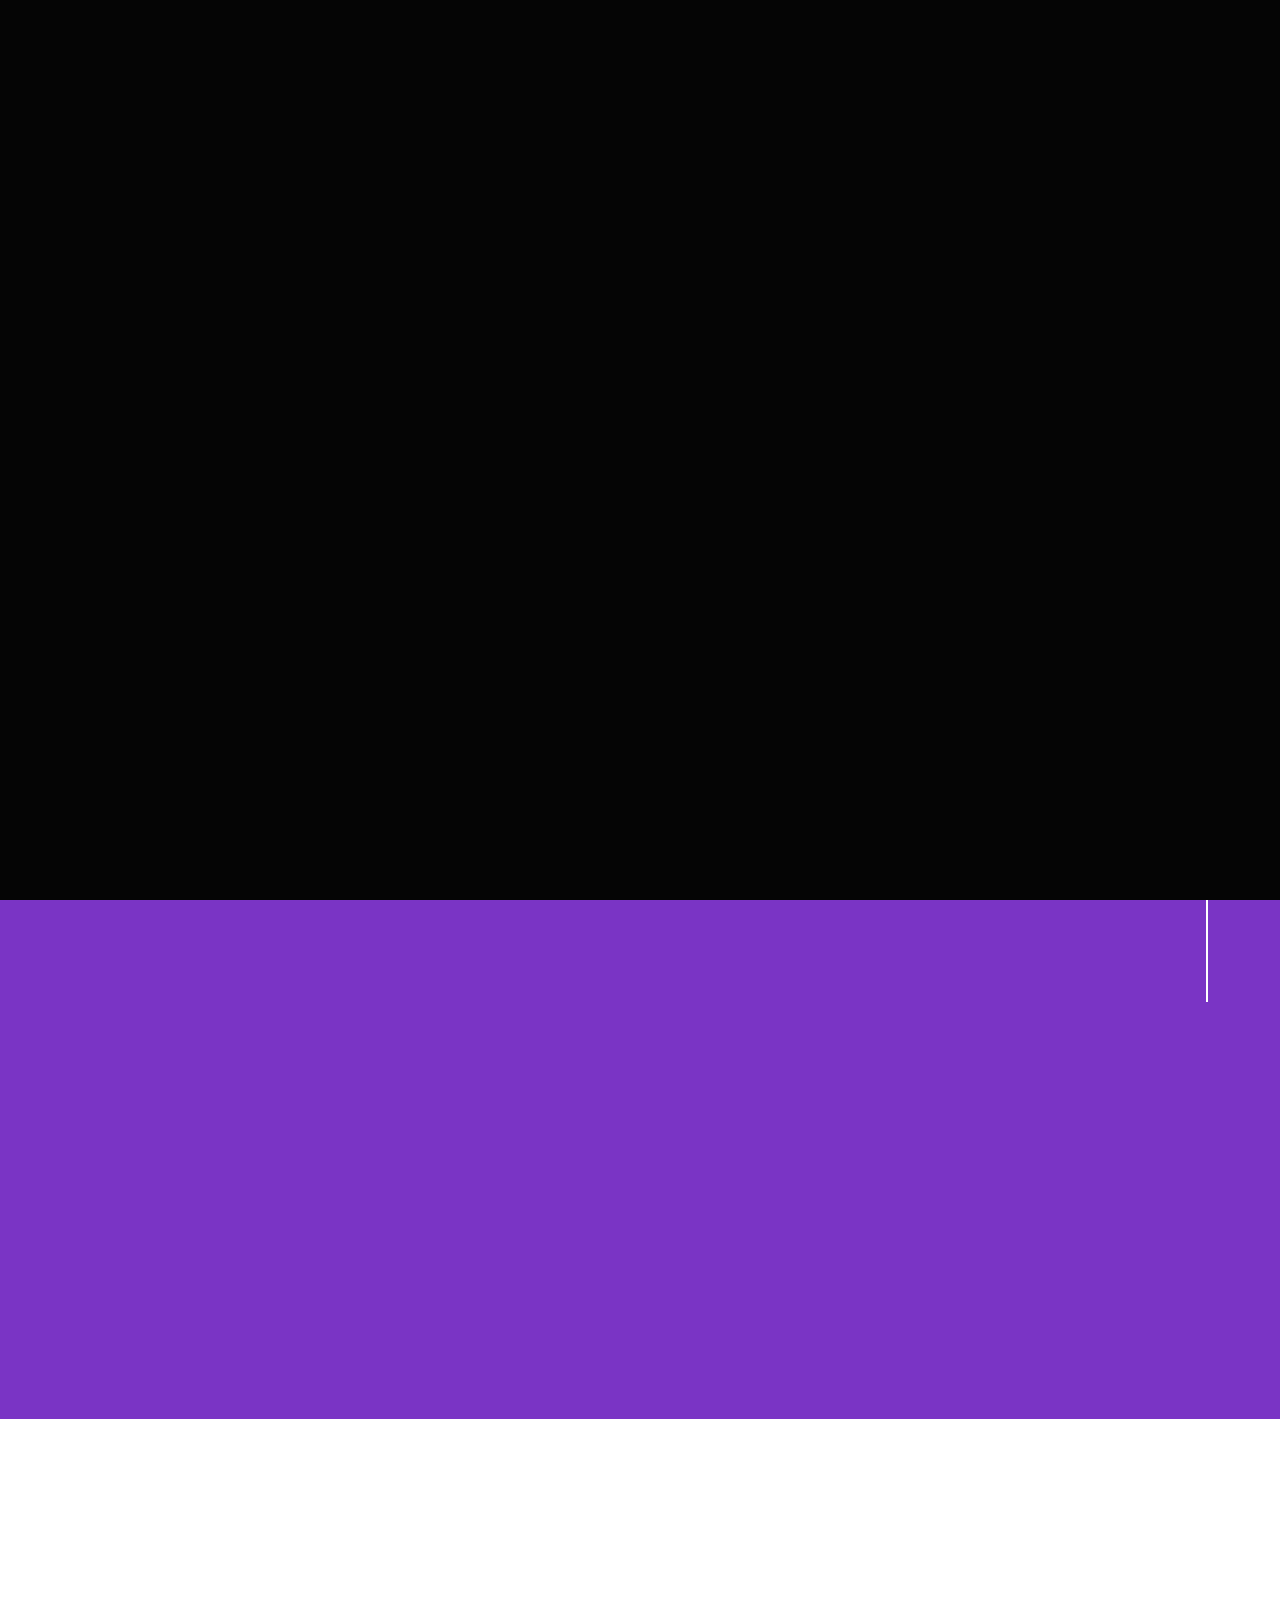
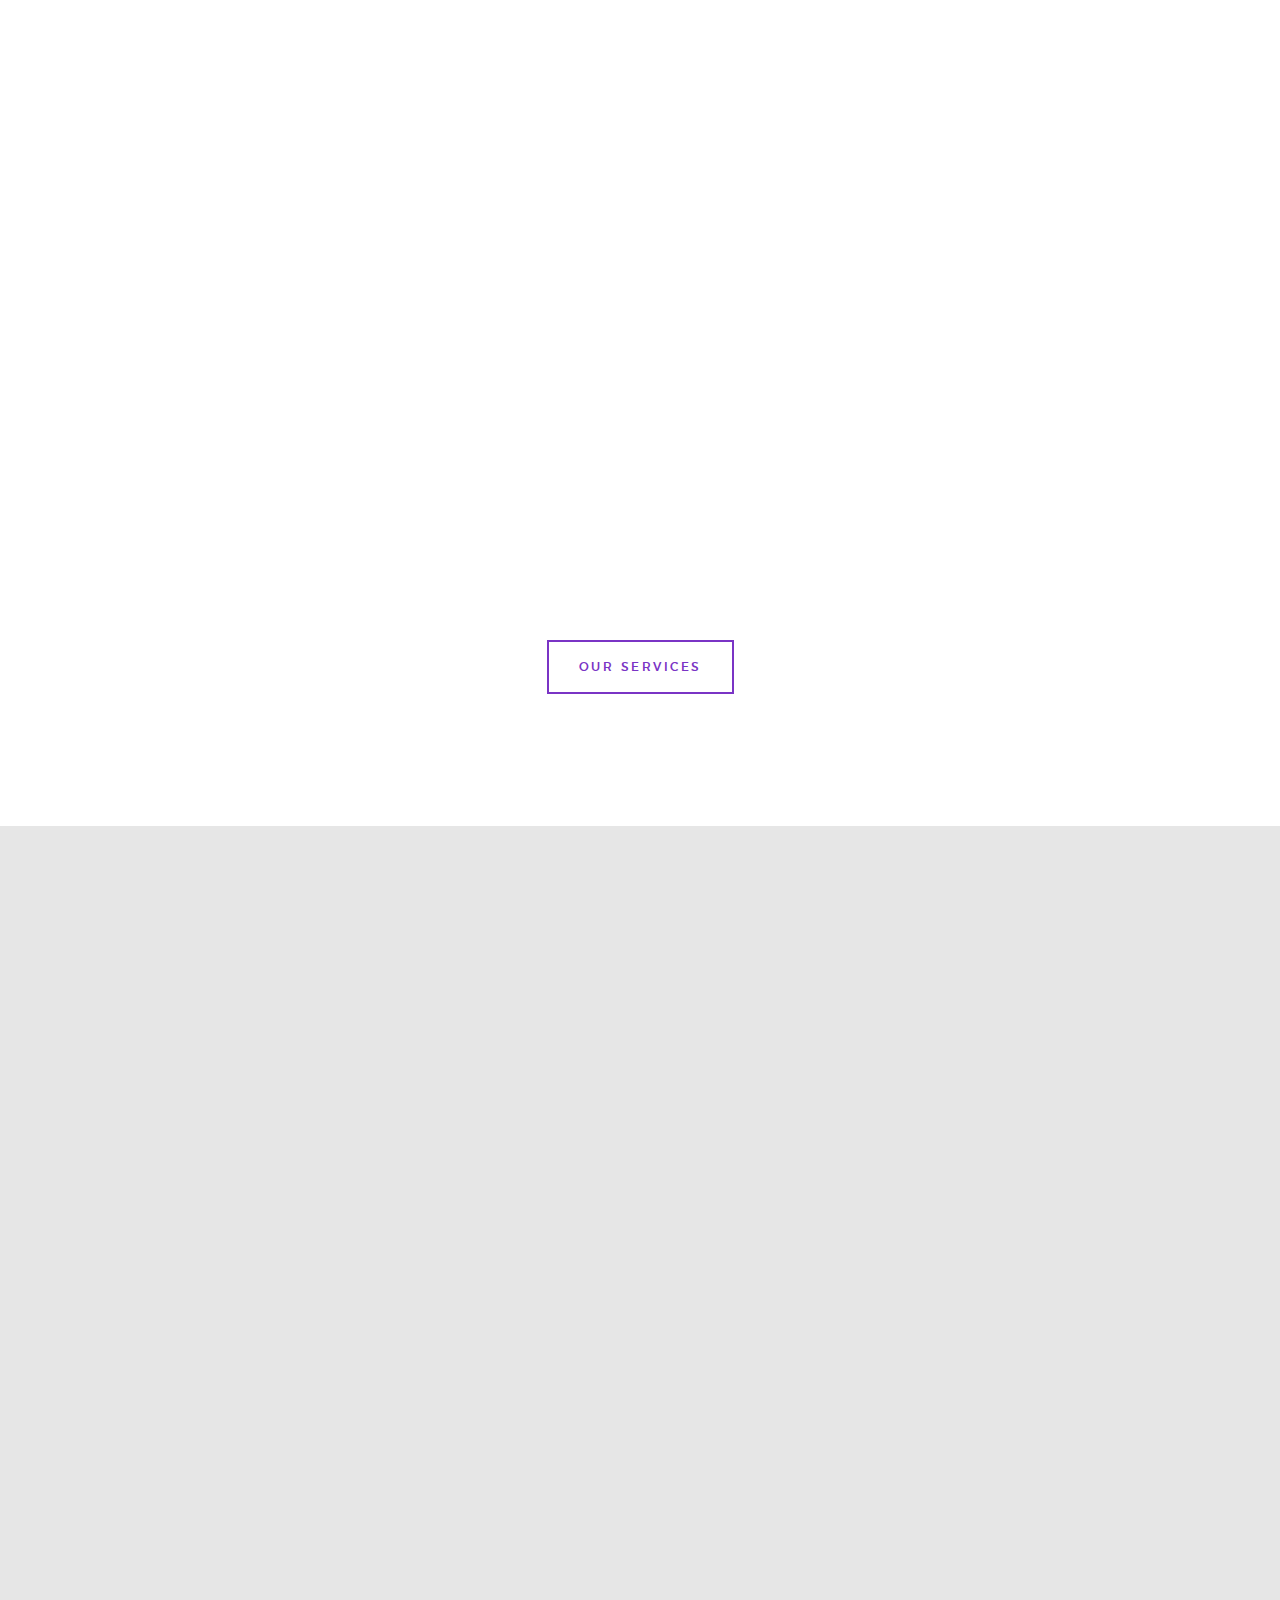
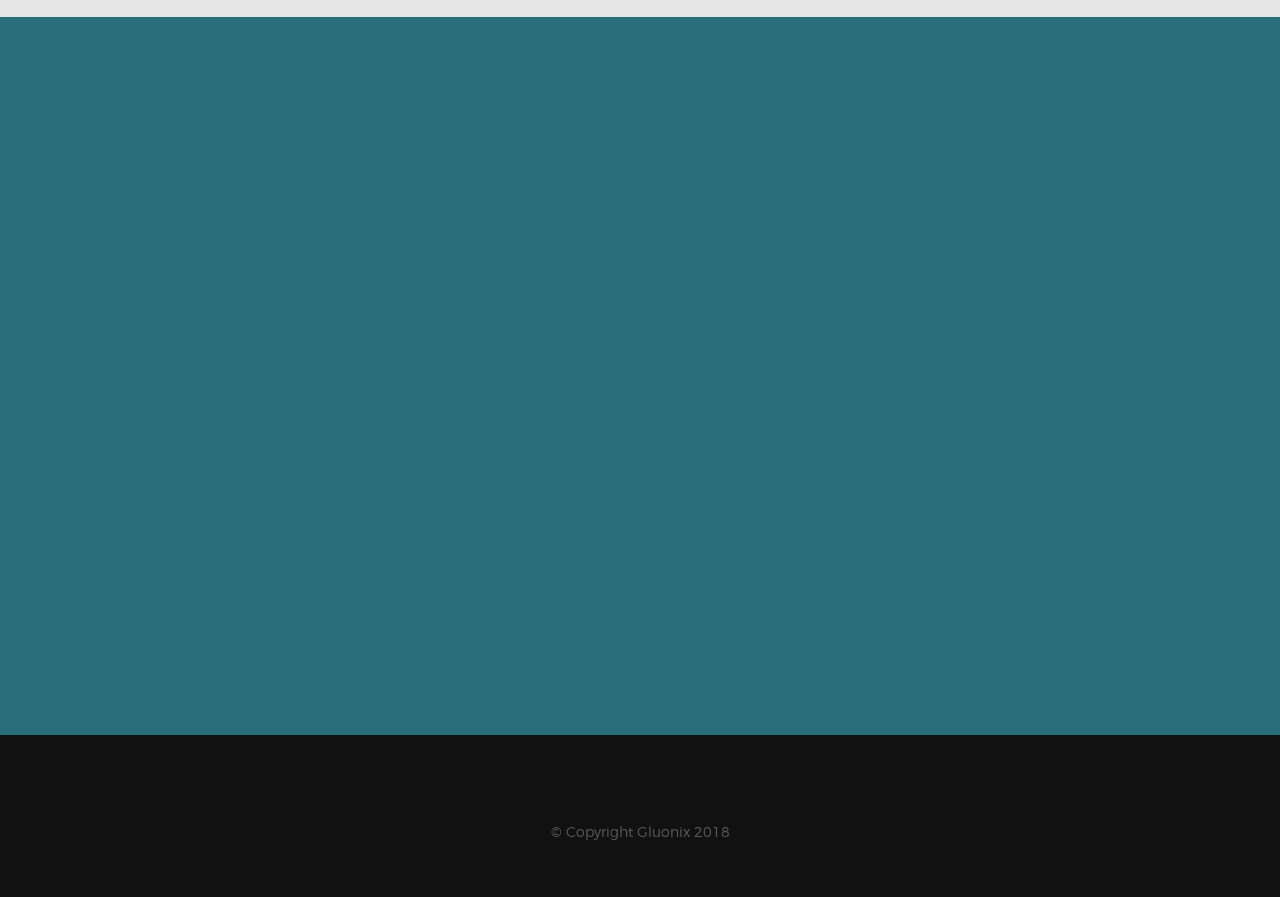
<file: index.html>
<!DOCTYPE html>
<!--[if lt IE 9 ]><html class="no-js oldie" lang="en"> <![endif]-->
<!--[if IE 9 ]><html class="no-js oldie ie9" lang="en"> <![endif]-->
<!--[if (gte IE 9)|!(IE)]><!-->
<html class="no-js" lang="en">
<!--<![endif]-->

<head>

    <!--- basic page needs
    ================================================== -->
    <meta charset="utf-8">
    <title>Gluonix</title>
    <meta name="description" content="">
    <meta name="author" content="">

    <!-- mobile specific metas
    ================================================== -->
    <meta name="viewport" content="width=device-width, initial-scale=1">

    <!-- CSS
    ================================================== -->
    <link rel="stylesheet" href="css/base.css">
    <link rel="stylesheet" href="css/vendor.css">
    <link rel="stylesheet" href="css/main.css">
    <style media="screen">

    </style>

    <!-- script
    ================================================== -->
    <script src="js/modernizr.js"></script>
    <script src="js/pace.min.js"></script>

    <!-- favicons
    ================================================== -->
    <link rel="shortcut icon" href="favicon.ico" type="image/x-icon">
    <link rel="icon" href="favicon.ico" type="image/x-icon">

</head>

<body id="top">

    <!-- header
    ================================================== -->
    <header class="s-header">

        <div class="header-logo">
            <a href="index.html">
                <img class="site-logo" src="images/logo.png" alt="Homepage">
            </a>
        </div>

        <nav class="header-nav">

            <a href="#0" class="header-nav__close" title="close"><span>Close</span></a>

            <div class="header-nav__content">
                <img class="site-logo" src="images/logo.png" alt="Homepage">

                <ul class="header-nav__list">
                    <li class="current"><a href="index.html#home" title="home">Home</a></li>
                    <li><a href="about.html" title="about">About</a></li>
                    <li><a href="services.html" title="services">Services</a></li>
                    <li><a href="about.html#clients" title="clients">Clients</a></li>
                    <li><a href="index.html#contact" title="contact">Contact</a></li>
                </ul>

                <a href="index.html">EN</a> | <a href="es/index.html">ES</a>


                <!-- <ul class="header-nav__social">
                    <li>
                        <a href="#"><i class="fa fa-facebook"></i></a>
                    </li>
                    <li>
                        <a href="#"><i class="fa fa-twitter"></i></a>
                    </li>
                    <li>
                        <a href="#"><i class="fa fa-linkedin"></i></a>
                    </li>
                    <li>
                        <a href="#"><i class="fa fa-github"></i></a>
                    </li>
                </ul> -->

            </div> <!-- end header-nav__content -->

        </nav>  <!-- end header-nav -->

        <a class="header-menu-toggle" href="#0">
            <span class="header-menu-text">Menu</span>
            <span class="header-menu-icon"></span>
        </a>

    </header> <!-- end s-header -->


    <!-- home
    ================================================== -->
    <section id="home" class="s-home target-section" data-parallax="scroll" data-image-src="images/hero-bg.png" data-natural-width=3000 data-natural-height=2000 data-position-y=center>

        <div class="overlay"></div>
        <div class="shadow-overlay"></div>

        <div class="home-content">

            <div class="row home-content__main">

                <h1>
                  Creating technology solutions for people
                </h1>

                <div class="home-content__buttons">
                <div class="home-content__buttons">
                    <a href="#about" class="smoothscroll btn btn--stroke">
                      I want to know more
                    </a>
                </div>

            </div>


            <div class="home-content__line"></div>

        </div> <!-- end home-content -->

        <!-- end home-social -->

    </section> <!-- end s-home -->


    <!-- about
    ================================================== -->
    <section id='about' class="s-about">

        <div class="row about-desc" data-aos="fade-up">
            <div class="col-full">
                <p>
                We are a team of designers, developers, and technology experts with the mission of turning technological challenges into opportunities for innovation, demonstrating that a positive impact on your organization, customers, and consumers can be achieved by improving your processes.
                </p>
            </div>

            <div class="home-content__buttons">
              <center>
                <a href="about.html" class="btn btn--stroke">
                    About Us
                </a>
              </center>
            </div>

        </div> <!-- end about-desc -->

        <div class="about__line"></div>

    </section> <!-- end s-about -->


    <!-- services
    ================================================== -->
    <section id='services' class="s-services">

        <div class="row section-header has-bottom-sep" data-aos="fade-up">
            <div class="col-full">
                <h2 class="subhead">What we do</h2>
                <h1 class="display-2">We offer scalable and adaptable technology solutions suited to the constant changesthat the current world demands.</h1>
            </div>
        </div> <!-- end section-header -->

        <style media="screen">
          .service-padding{
            padding-left: 0px;
            padding-right: 0px;
          }
        </style>

        <div class="row services-list block-1-2 block-tab-full">

            <div class="col-block service-item" data-aos="fade-up">
                <div class="service-icon col-two service-padding">
                  <img src="images/default/icons8-web-design.png" />
                </div>
                <div class="col-ten service-padding">
                    <h3 class="h2">UX Design</h3>
                    <p>Improve your customers’ experience with your software products.
                    </p>
                </div>
            </div>

            <div class="col-block service-item" data-aos="fade-up">
                <div class="service-icon col-two service-padding">
                  <img src="images/default/icons8-source-code.png" />
                </div>
                <div class="col-ten service-padding">
                    <h3 class="h2">Web Application Development</h3>
                    <p>Transform your business ideas into software solutions.
                    </p>
                </div>
            </div>

            <div class="col-block service-item" data-aos="fade-up">
                <div class="service-icon col-two service-padding">
                    <img src="images/default/icons8-game-position.png" />
                </div>
                <div class="col-ten service-padding">
                    <h3 class="h2">Gamification</h3>
                    <p>Take your businesses to the next level by incorporating game elements to reach your company's goals.
                    </p>
                </div>
            </div>

            <div class="col-block service-item" data-aos="fade-up">
                <div class="service-icon col-two service-padding">
                  <img src="images/default/icons8-gear-outline.png" />
                </div>
                <div class="col-ten service-padding">
                    <h3 class="h2">Consulting and Maintenance</h3>
                    <p>We integrate disruptive technologies in the digital transformation of businesses.
                    </p>
                </div>
            </div>

            <div class="col-twelve service-content__buttons">
              <center>
                <a href="services.html" class="btn btn--stroke">
                    Our Services
                </a>
              </center>
            </div>

        </div> <!-- end services-list -->

    </section> <!-- end s-services -->


    <!-- clients
    ================================================== -->
    <section id="clients" class="s-clients">

        <div class="row section-header" data-aos="fade-up">
            <div class="col-full">
                <h3 class="subhead">Our Clients</h3>
                <h1 class="display-2">
                  We offer development services to clients from different parts of the world, no matter the distance</h1>
            </div>
        </div> <!-- end section-header -->

        <div class="row clients-outer" data-aos="fade-up">
            <div class="col-full">
              <img src="images/our-clients.png" />

                <!-- <div class="clients"> -->
                    <!-- <a href="#0" title="" class="clients__slide"><img src="images/clients/apple.png" /></a>
                    <a href="#0" title="" class="clients__slide"><img src="images/clients/atom.png" /></a>
                    <a href="#0" title="" class="clients__slide"><img src="images/clients/blackberry.png" /></a>
                    <a href="#0" title="" class="clients__slide"><img src="images/clients/dropbox.png" /></a>
                    <a href="#0" title="" class="clients__slide"><img src="images/clients/envato.png" /></a>
                    <a href="#0" title="" class="clients__slide"><img src="images/clients/firefox.png" /></a>
                    <a href="#0" title="" class="clients__slide"><img src="images/clients/joomla.png" /></a>
                    <a href="#0" title="" class="clients__slide"><img src="images/clients/magento.png" /></a> -->
                <!-- </div>  -->
                <!-- end clients -->
            </div> <!-- end col-full -->
            <!-- <div class="service-content__buttons">
              <center>
                <a href="portfolio.html" class="btn btn--stroke">
                    Dale un vistazo a nuestros proyectos
                </a>
              </center>
            </div> -->
        </div> <!-- end clients-outer -->

    </section> <!-- end s-clients -->


    <!-- contact
    ================================================== -->
    <section id="contact" class="s-contact">

        <div class="row section-header" data-aos="fade-up">
            <div class="col-full">
                <h1 class="display-2 display-2--light">We <i class="fa fa-heart heart"></i> challenges</h1>
                <h1 class="display-2 display-2--bold">Contact us and we'll talk about how to work together to bring your ideas to life</h1>
            </div>
        </div>

        <div class="row contact-content" data-aos="fade-up">

                <div class="col-full">

                    <div class="col-four cinfo">
                        <h1 class="display-2 display-2--bold">Where to find us</h1>
                        <p>
                            Codorniz 801<br>
                            Santa Cecilia II<br>
                            Santa Catarina, N.L.<br>
                            México
                        </p>
                    </div>

                    <div class="col-four cinfo">
                        <h1 class="display-2 display-2--bold">Send us an email</h1>
                        <p>
                            hello@gluonixtech.com<br>
                        </p>
                    </div>

                    <div class="col-four cinfo">
                        <!-- <h1 class="display-2 display-2--bold">Call us</h1>
                        <p>
                            Phone: (01-52) 8400 2161<br>
                        </p> -->
                    </div>
                  </div>

                  <!-- <div class="col-full">
                    <center>
                    <ul class="contact-social">
                        <li>
                            <a href="#"><i class="fa fa-facebook" aria-hidden="true"></i></a>
                        </li>
                        <li>
                            <a href="#"><i class="fa fa-twitter" aria-hidden="true"></i></a>
                        </li>
                        <li>
                            <a href="#"><i class="fa fa-github" aria-hidden="true"></i></a>
                        </li>
                        <li>
                            <a href="#"><i class="fa fa-linkedin" aria-hidden="true"></i></a>
                        </li>
                    </ul>
                    </center>
                </div> <!-- end contact-info -->

        </div> <!-- end contact-content -->

    </section> <!-- end s-contact -->


    <!-- footer
    ================================================== -->
    <footer>

        <div class="row footer-bottom">

            <div class="col-twelve">

                <div class="copyright">
                    <span>© Copyright Gluonix 2018</span>
                </div>

                <div class="go-top">
                    <a class="smoothscroll" title="Back to Top" href="#top"><i class="icon-arrow-up" aria-hidden="true"></i></a>
                </div>
            </div>

        </div> <!-- end footer-bottom -->

    </footer> <!-- end footer -->


    <!-- photoswipe background
    ================================================== -->
    <div aria-hidden="true" class="pswp" role="dialog" tabindex="-1">

        <div class="pswp__bg"></div>
        <div class="pswp__scroll-wrap">

            <div class="pswp__container">
                <div class="pswp__item"></div>
                <div class="pswp__item"></div>
                <div class="pswp__item"></div>
            </div>

            <div class="pswp__ui pswp__ui--hidden">
                <div class="pswp__top-bar">
                    <div class="pswp__counter"></div><button class="pswp__button pswp__button--close" title="Close (Esc)"></button> <button class="pswp__button pswp__button--share" title=
                    "Share"></button> <button class="pswp__button pswp__button--fs" title="Toggle fullscreen"></button> <button class="pswp__button pswp__button--zoom" title=
                    "Zoom in/out"></button>
                    <div class="pswp__preloader">
                        <div class="pswp__preloader__icn">
                            <div class="pswp__preloader__cut">
                                <div class="pswp__preloader__donut"></div>
                            </div>
                        </div>
                    </div>
                </div>
                <div class="pswp__share-modal pswp__share-modal--hidden pswp__single-tap">
                    <div class="pswp__share-tooltip"></div>
                </div><button class="pswp__button pswp__button--arrow--left" title="Previous (arrow left)"></button> <button class="pswp__button pswp__button--arrow--right" title=
                "Next (arrow right)"></button>
                <div class="pswp__caption">
                    <div class="pswp__caption__center"></div>
                </div>
            </div>

        </div>

    </div> <!-- end photoSwipe background -->


    <!-- preloader
    ================================================== -->
    <div id="preloader">
        <div id="loader">
            <div class="line-scale-pulse-out">
                <div></div>
                <div></div>
                <div></div>
                <div></div>
                <div></div>
            </div>
        </div>
    </div>


    <!-- Java Script
    ================================================== -->
    <script src="js/jquery-3.2.1.min.js"></script>
    <script src="js/plugins.js"></script>
    <script src="js/main.js"></script>

</body>

</html>
</file>
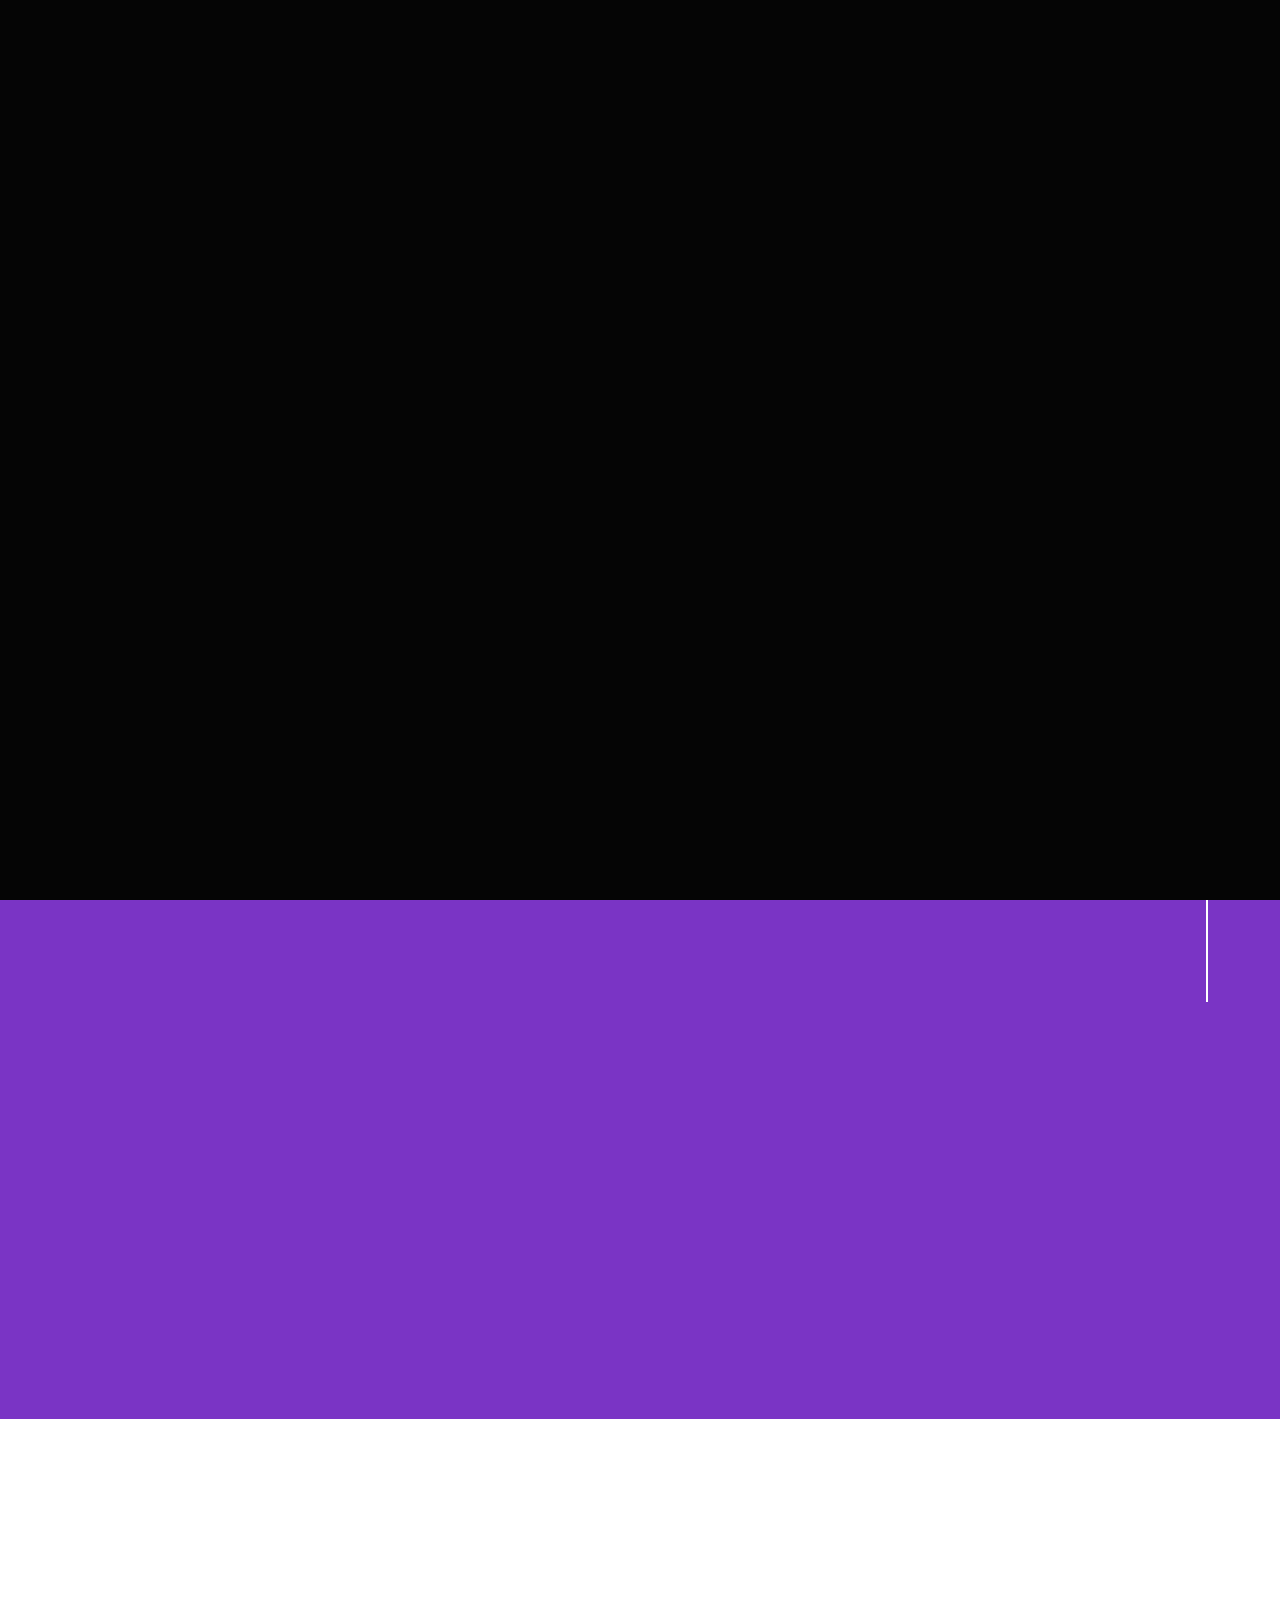
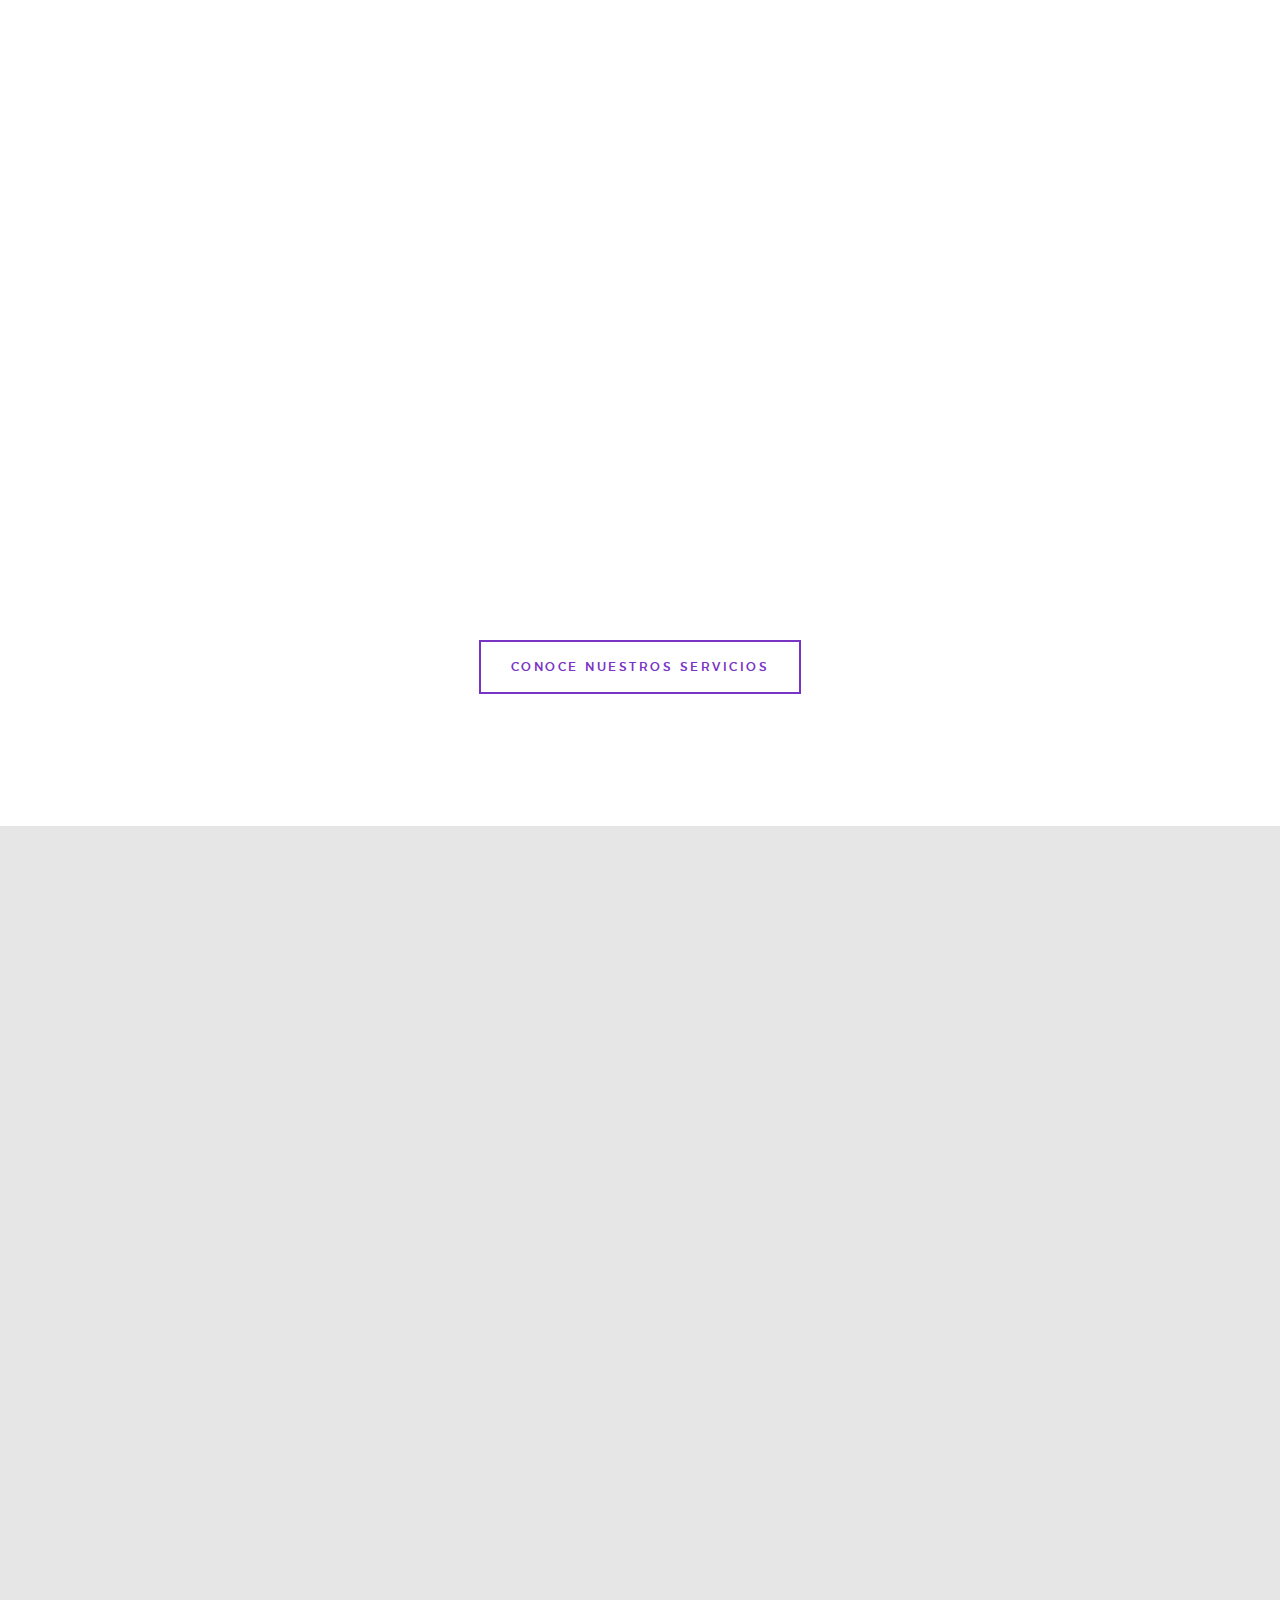
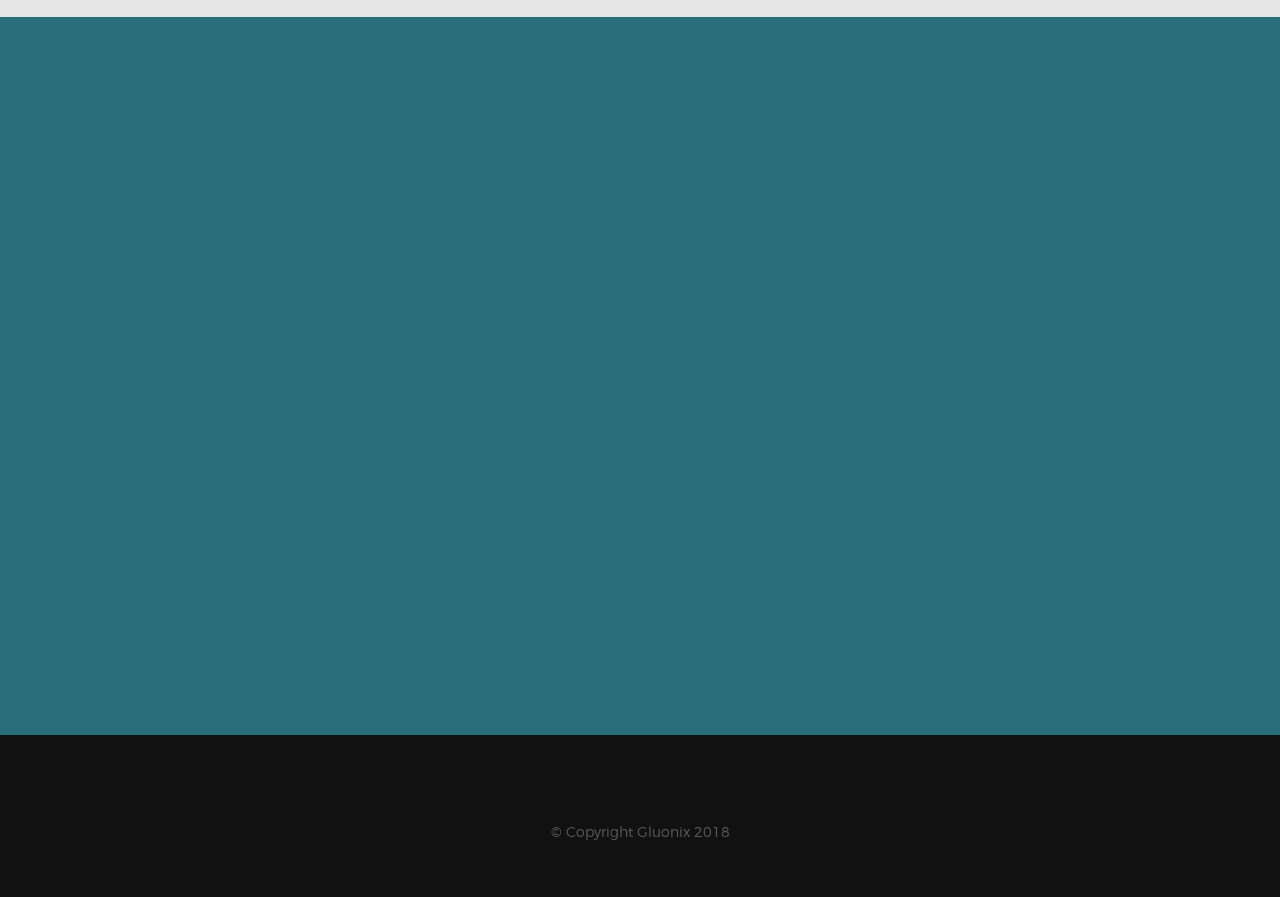
<file: es/index.html>
<!DOCTYPE html>
<!--[if lt IE 9 ]><html class="no-js oldie" lang="en"> <![endif]-->
<!--[if IE 9 ]><html class="no-js oldie ie9" lang="en"> <![endif]-->
<!--[if (gte IE 9)|!(IE)]><!-->
<html class="no-js" lang="es">
<!--<![endif]-->

<head>

    <!--- basic page needs
    ================================================== -->
    <meta charset="utf-8">
    <title>Gluonix</title>
    <meta name="description" content="">
    <meta name="author" content="">

    <!-- mobile specific metas
    ================================================== -->
    <meta name="viewport" content="width=device-width, initial-scale=1">

    <!-- CSS
    ================================================== -->
    <link rel="stylesheet" href="../css/base.css">
    <link rel="stylesheet" href="../css/vendor.css">
    <link rel="stylesheet" href="../css/main.css">
    <style media="screen">

    </style>

    <!-- script
    ================================================== -->
    <script src="../js/modernizr.js"></script>
    <script src="../js/pace.min.js"></script>

    <!-- favicons
    ================================================== -->
    <link rel="shortcut icon" href="../favicon.ico" type="image/x-icon">
    <link rel="icon" href="../favicon.ico" type="image/x-icon">

</head>

<body id="top">

    <!-- header
    ================================================== -->
    <header class="s-header">

        <div class="header-logo">
            <a href="../es/index.html">
                <img class="site-logo" src="../images/logo.png" alt="Homepage">
            </a>
        </div>

        <nav class="header-nav">

            <a href="#0" class="header-nav__close" title="close"><span>Close</span></a>

            <div class="header-nav__content">
                <img class="site-logo" src="../images/logo.png" alt="Homepage">

                <ul class="header-nav__list">
                    <li class="current"><a href="../es/index.html#home" title="home">Inicio</a></li>
                    <li><a href="about.html" title="../about">Acerca</a></li>
                    <li><a href="services.html" title="../services">Servicios</a></li>
                    <li><a href="about.html#clients" title="../clients">Clientes</a></li>
                    <li><a href="index.html#contact" title="../contact">Contacto</a></li>
                </ul>

                <a href="../index.html">EN</a> | <a href="/es/index.html">ES</a>

                <!-- <ul class="header-nav__social">
                    <li>
                        <a href="#"><i class="fa fa-facebook"></i></a>
                    </li>
                    <li>
                        <a href="#"><i class="fa fa-twitter"></i></a>
                    </li>
                    <li>
                        <a href="#"><i class="fa fa-linkedin"></i></a>
                    </li>
                    <li>
                        <a href="#"><i class="fa fa-github"></i></a>
                    </li>
                </ul> -->

            </div> <!-- end header-nav__content -->

        </nav>  <!-- end header-nav -->

        <a class="header-menu-toggle" href="#0">
            <span class="header-menu-text">Menu</span>
            <span class="header-menu-icon"></span>
        </a>

    </header> <!-- end s-header -->


    <!-- home
    ================================================== -->
    <section id="home" class="s-home target-section" data-parallax="scroll" data-image-src="../images/hero-bg.png" data-natural-width=3000 data-natural-height=2000 data-position-y=center>

        <div class="overlay"></div>
        <div class="shadow-overlay"></div>

        <div class="home-content">

            <div class="row home-content__main">

                <h1>
                  Creando soluciones de tecnología para personas
                </h1>

                <div class="home-content__buttons">
                <div class="home-content__buttons">
                    <a href="#about" class="smoothscroll btn btn--stroke">
                      Quiero saber más
                    </a>
                </div>

            </div>


            <div class="home-content__line"></div>

        </div> <!-- end home-content -->

        <!-- end home-social -->

    </section> <!-- end s-home -->


    <!-- about
    ================================================== -->
    <section id='about' class="s-about">

        <div class="row about-desc" data-aos="fade-up">
            <div class="col-full">
                <p>
                Somos un equipo de diseñadores, desarrolladores y expertos en tecnologías con la misión de convertir retos tecnológicos en oportunidades de innovación, demostrando a las organizaciones que al mejorar sus procesos pueden tener un impacto positivo sobre su organización, clientes y consumidores.
                </p>
            </div>

            <div class="home-content__buttons">
              <center>
                <a href="../es/about.html" class="btn btn--stroke">
                    Acerca de nosotros
                </a>
              </center>
            </div>

        </div> <!-- end about-desc -->

        <div class="about__line"></div>

    </section> <!-- end s-about -->


    <!-- services
    ================================================== -->
    <section id='services' class="s-services">

        <div class="row section-header has-bottom-sep" data-aos="fade-up">
            <div class="col-full">
                <h2 class="subhead">Lo que hacemos</h2>
                <h1 class="display-2">Ofrecemos soluciones de tecnología escalables y adaptables a los constantes cambios que demanda el mundo actual.</h1>
            </div>
        </div> <!-- end section-header -->

        <style media="screen">
          .service-padding{
            padding-left: 0px;
            padding-right: 0px;
          }
        </style>

        <div class="row services-list block-1-2 block-tab-full">

            <div class="col-block service-item" data-aos="fade-up">
                <div class="service-icon col-two service-padding">
                  <img src="../images/default/icons8-web-design.png" />
                </div>
                <div class="col-ten service-padding">
                    <h3 class="h2">Diseño UX</h3>
                    <p>Mejoramos la experiencia de los productos de software de las empresas manteniendo presente la imagen de nuestros clientes.
                    </p>
                </div>
            </div>

            <div class="col-block service-item" data-aos="fade-up">
                <div class="service-icon col-two service-padding">
                  <img src="../images/default/icons8-source-code.png" />
                </div>
                <div class="col-ten service-padding">
                    <h3 class="h2">Desarrollo de aplicaciones</h3>
                    <p>Transformamos las ideas de negocio en soluciones de software.
                    </p>
                </div>
            </div>

            <div class="col-block service-item" data-aos="fade-up">
                <div class="service-icon col-two service-padding">
                    <img src="../images/default/icons8-game-position.png" />
                </div>
                <div class="col-ten service-padding">
                    <h3 class="h2">Gamificación</h3>
                    <p>Llevamos a los negocios al siguiente nivel incorporando elementos de juegos  para  ayudar a cumplir los objetivos de las empresas.
                    </p>
                </div>
            </div>

            <div class="col-block service-item" data-aos="fade-up">
                <div class="service-icon col-two service-padding">
                  <img src="../images/default/icons8-gear-outline.png" />
                </div>
                <div class="col-ten service-padding">
                    <h3 class="h2">Consultoría y Mantenimiento de aplicaciones</h3>
                    <p>Integramos tecnologías disruptivas en la transformación digital de los negocios.
                    </p>
                </div>
            </div>

            <div class="col-twelve service-content__buttons">
              <center>
                <a href="../es/services.html" class="btn btn--stroke">
                    Conoce nuestros servicios
                </a>
              </center>
            </div>

        </div> <!-- end services-list -->

    </section> <!-- end s-services -->


    <!-- clients
    ================================================== -->
    <section id="clients" class="s-clients">

        <div class="row section-header" data-aos="fade-up">
            <div class="col-full">
                <h3 class="subhead">Nuestros Clientes</h3>
                <h1 class="display-2">
                  Sin importar las distancias ofrecemos servicios de desarrollo a clientes de diferentes partes del mundo</h1>
            </div>
        </div> <!-- end section-header -->

        <div class="row clients-outer" data-aos="fade-up">
            <div class="col-full">
              <img src="../images/our-clients.png" />

                <!-- <div class="clients"> -->
                    <!-- <a href="#0" title="" class="clients__slide"><img src="images/clients/apple.png" /></a>
                    <a href="#0" title="" class="clients__slide"><img src="images/clients/atom.png" /></a>
                    <a href="#0" title="" class="clients__slide"><img src="images/clients/blackberry.png" /></a>
                    <a href="#0" title="" class="clients__slide"><img src="images/clients/dropbox.png" /></a>
                    <a href="#0" title="" class="clients__slide"><img src="images/clients/envato.png" /></a>
                    <a href="#0" title="" class="clients__slide"><img src="images/clients/firefox.png" /></a>
                    <a href="#0" title="" class="clients__slide"><img src="images/clients/joomla.png" /></a>
                    <a href="#0" title="" class="clients__slide"><img src="images/clients/magento.png" /></a> -->
                <!-- </div>  -->
                <!-- end clients -->
            </div> <!-- end col-full -->
            <!-- <div class="service-content__buttons">
              <center>
                <a href="portfolio.html" class="btn btn--stroke">
                    Dale un vistazo a nuestros proyectos
                </a>
              </center>
            </div> -->
        </div> <!-- end clients-outer -->

    </section> <!-- end s-clients -->


    <!-- contact
    ================================================== -->
    <section id="contact" class="s-contact">

        <div class="row section-header" data-aos="fade-up">
            <div class="col-full">
                <h1 class="display-2 display-2--light">Nosotros <i class="fa fa-heart heart"></i> los retos</h1>
                <h1 class="display-2 display-2--bold">Contáctanos y platicamos cómo hacer equipo para traer tus ideas a la realidad</h1>
            </div>
        </div>

        <div class="row contact-content" data-aos="fade-up">

                <div class="col-full">

                    <div class="col-four cinfo">
                        <h1 class="display-2 display-2--bold">Dónde nos puedes encontrar</h1>
                        <p>
                            Codorniz 801<br>
                            Santa Cecilia II<br>
                            Santa Catarina, N.L.<br>
                            México
                        </p>
                    </div>

                    <div class="col-four cinfo">
                        <h1 class="display-2 display-2--bold">Mándanos un correo</h1>
                        <p>
                            hello@gluonixtech.com<br>
                        </p>
                    </div>

                    <div class="col-four cinfo">
                        <!-- <h1 class="display-2 display-2--bold">Llámanos</h1>
                        <p>
                            Teléfono: (01-52) 8400 2161<br>
                        </p> -->
                    </div>
                  </div>

                  <!-- <div class="col-full">
                    <center>
                    <ul class="contact-social">
                        <li>
                            <a href="#"><i class="fa fa-facebook" aria-hidden="true"></i></a>
                        </li>
                        <li>
                            <a href="#"><i class="fa fa-twitter" aria-hidden="true"></i></a>
                        </li>
                        <li>
                            <a href="#"><i class="fa fa-github" aria-hidden="true"></i></a>
                        </li>
                        <li>
                            <a href="#"><i class="fa fa-linkedin" aria-hidden="true"></i></a>
                        </li>
                    </ul>
                    </center>
                </div> <!-- end contact-info -->

        </div> <!-- end contact-content -->

    </section> <!-- end s-contact -->


    <!-- footer
    ================================================== -->
    <footer>

        <div class="row footer-bottom">

            <div class="col-twelve">

                <div class="copyright">
                    <span>© Copyright Gluonix 2018</span>
                </div>

                <div class="go-top">
                    <a class="smoothscroll" title="Back to Top" href="#top"><i class="icon-arrow-up" aria-hidden="true"></i></a>
                </div>
            </div>

        </div> <!-- end footer-bottom -->

    </footer> <!-- end footer -->


    <!-- photoswipe background
    ================================================== -->
    <div aria-hidden="true" class="pswp" role="dialog" tabindex="-1">

        <div class="pswp__bg"></div>
        <div class="pswp__scroll-wrap">

            <div class="pswp__container">
                <div class="pswp__item"></div>
                <div class="pswp__item"></div>
                <div class="pswp__item"></div>
            </div>

            <div class="pswp__ui pswp__ui--hidden">
                <div class="pswp__top-bar">
                    <div class="pswp__counter"></div><button class="pswp__button pswp__button--close" title="Close (Esc)"></button> <button class="pswp__button pswp__button--share" title=
                    "Share"></button> <button class="pswp__button pswp__button--fs" title="Toggle fullscreen"></button> <button class="pswp__button pswp__button--zoom" title=
                    "Zoom in/out"></button>
                    <div class="pswp__preloader">
                        <div class="pswp__preloader__icn">
                            <div class="pswp__preloader__cut">
                                <div class="pswp__preloader__donut"></div>
                            </div>
                        </div>
                    </div>
                </div>
                <div class="pswp__share-modal pswp__share-modal--hidden pswp__single-tap">
                    <div class="pswp__share-tooltip"></div>
                </div><button class="pswp__button pswp__button--arrow--left" title="Previous (arrow left)"></button> <button class="pswp__button pswp__button--arrow--right" title=
                "Next (arrow right)"></button>
                <div class="pswp__caption">
                    <div class="pswp__caption__center"></div>
                </div>
            </div>

        </div>

    </div> <!-- end photoSwipe background -->


    <!-- preloader
    ================================================== -->
    <div id="preloader">
        <div id="loader">
            <div class="line-scale-pulse-out">
                <div></div>
                <div></div>
                <div></div>
                <div></div>
                <div></div>
            </div>
        </div>
    </div>


    <!-- Java Script
    ================================================== -->
    <script src="../js/jquery-3.2.1.min.js"></script>
    <script src="../js/plugins.js"></script>
    <script src="../js/main.js"></script>

</body>

</html>
</file>
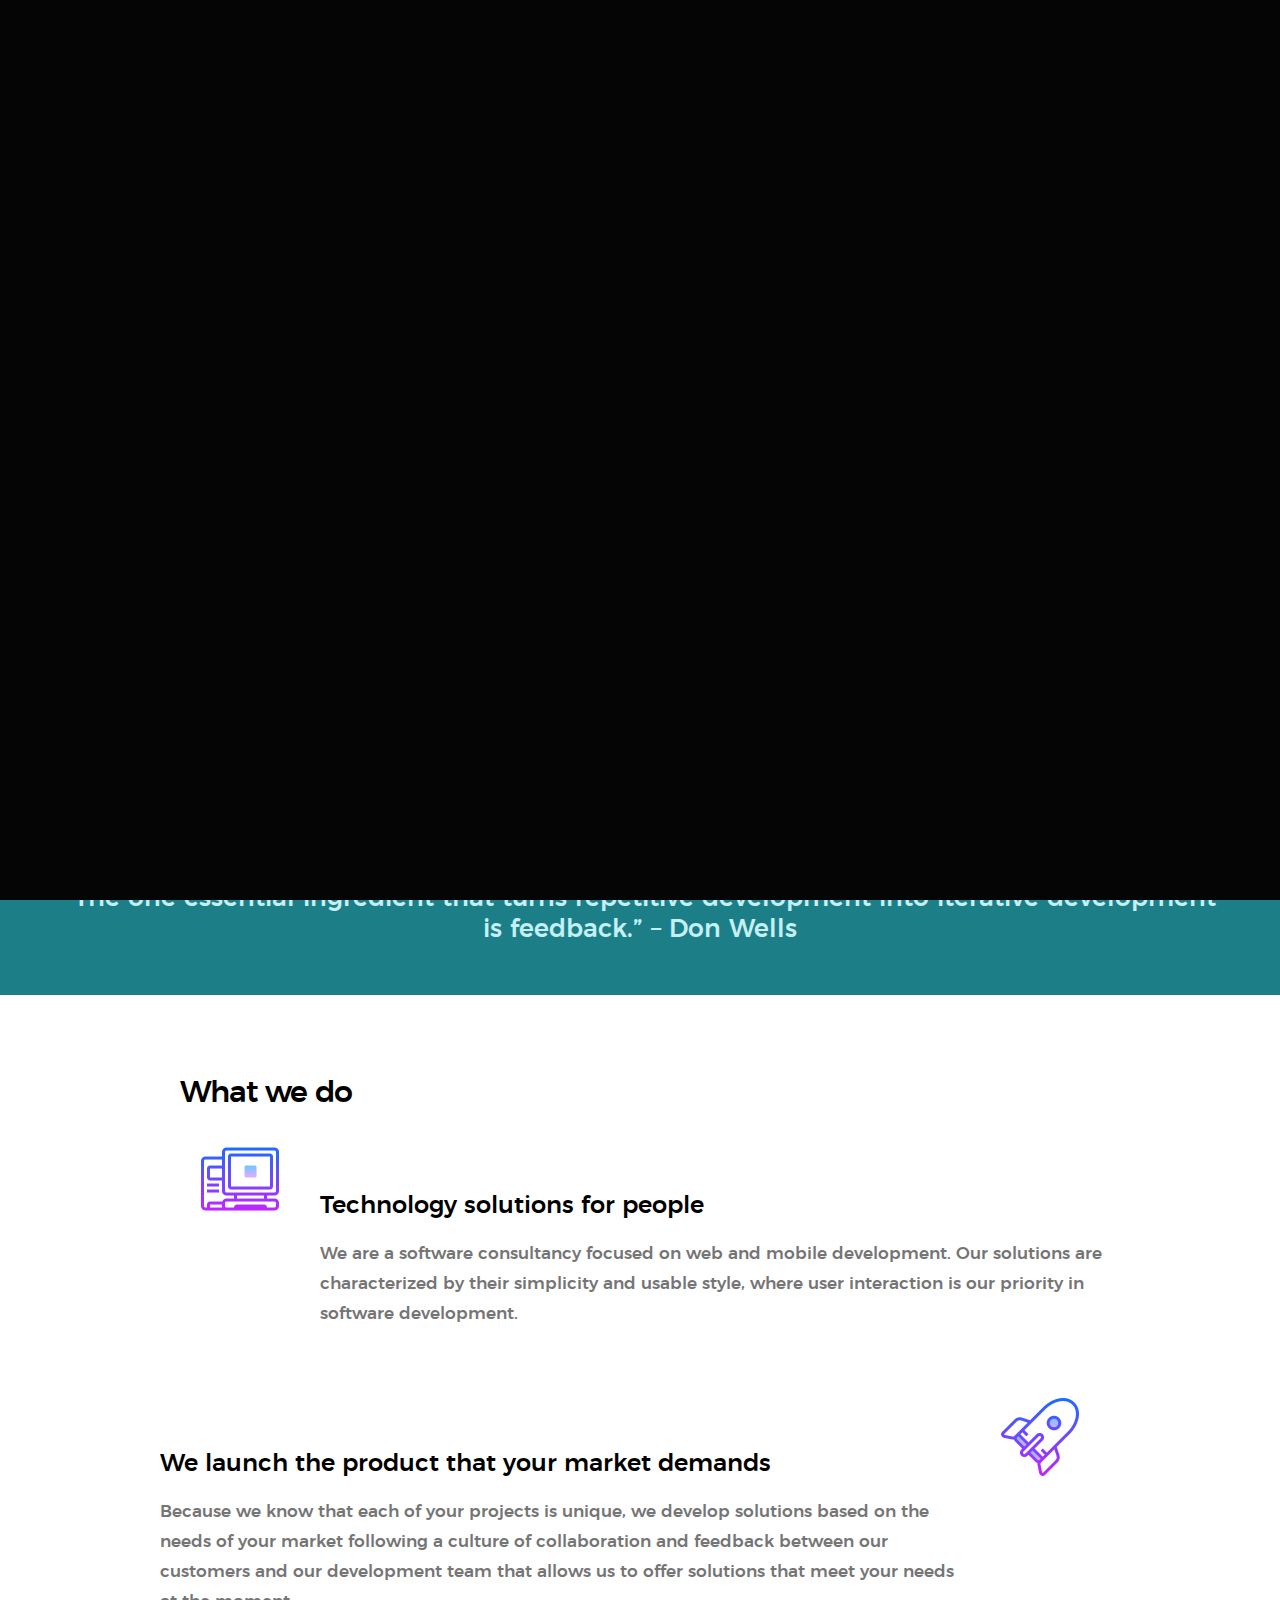
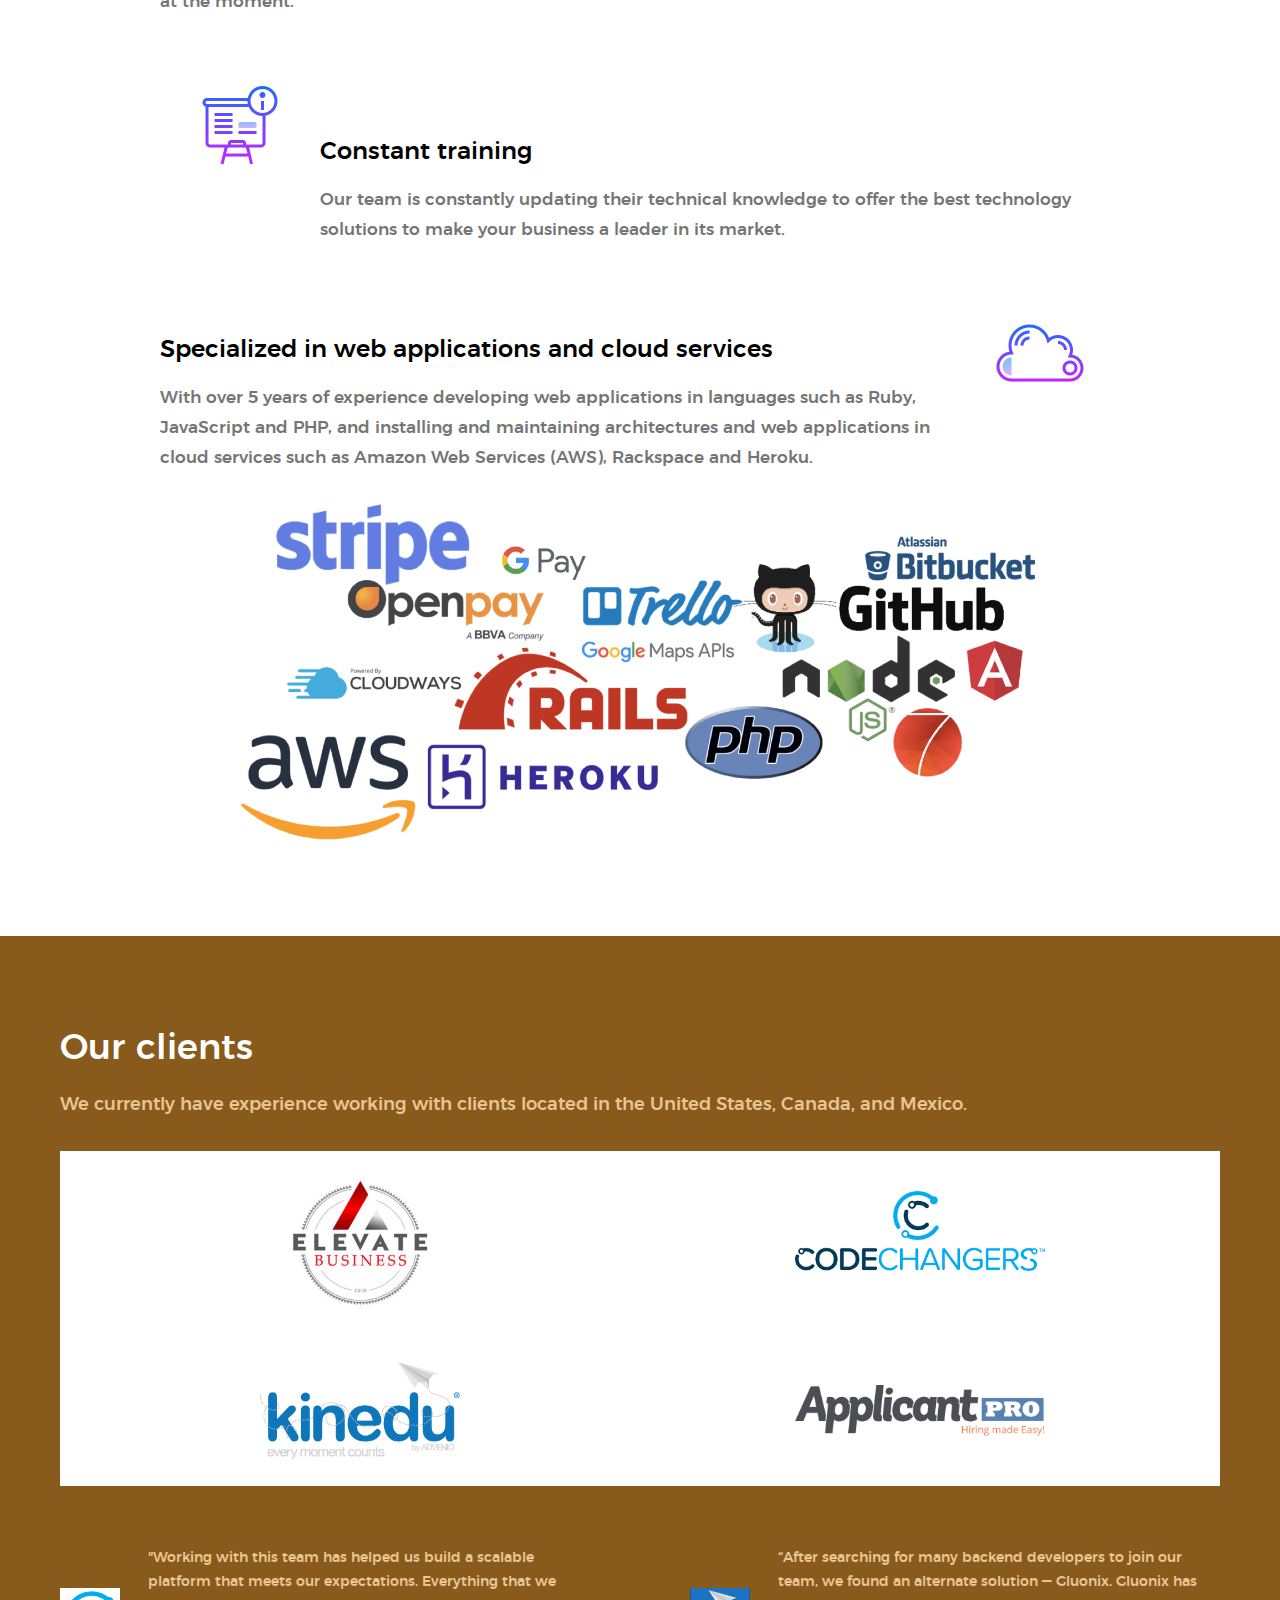
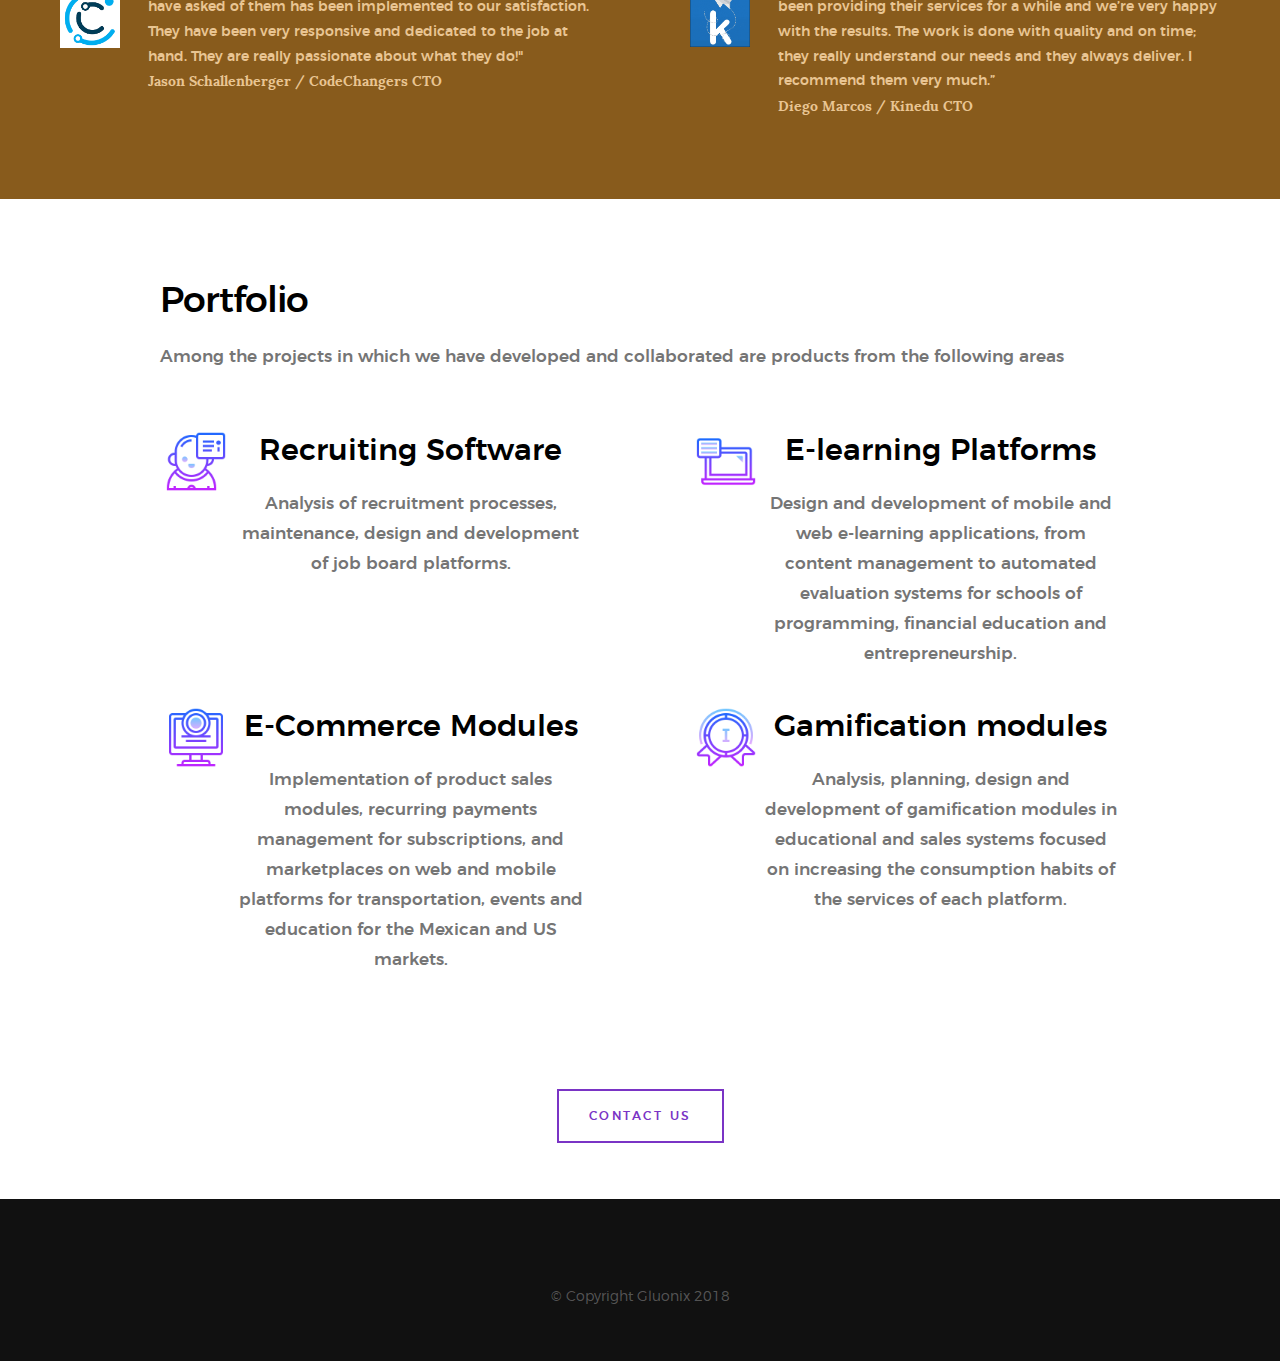
<file: about.html>
<!DOCTYPE html>
<!--[if lt IE 9 ]><html class="no-js oldie" lang="en"> <![endif]-->
<!--[if IE 9 ]><html class="no-js oldie ie9" lang="en"> <![endif]-->
<!--[if (gte IE 9)|!(IE)]><!-->
<html class="no-js" lang="en">
<!--<![endif]-->

<head>

    <!--- basic page needs
    ================================================== -->
    <meta charset="utf-8">
    <title>Gluonix</title>
    <meta name="description" content="">
    <meta name="author" content="">

    <!-- mobile specific metas
    ================================================== -->
    <meta name="viewport" content="width=device-width, initial-scale=1">

    <!-- CSS
    ================================================== -->
    <link rel="stylesheet" href="css/base.css">
    <link rel="stylesheet" href="css/vendor.css">
    <link rel="stylesheet" href="css/main.css">
    <link rel="stylesheet" href="css/gluonix.css">
    <style media="screen">
    .about-content__buttons {
        text-align: left;
    }

    .about-content__buttons .btn {
        width: auto;
        border-color: #FFFFFF;
        color: #FFFFFF;
        margin: 1.5rem 1.5rem 0 0;
        letter-spacing: .25rem;
        -webkit-transition: all 0.5s ease-in-out;
        transition: all 0.5s ease-in-out;
    }

    .about-content__buttons .btn:last-child {
        margin-right: 0;
    }

    .about-content__buttons .btn:hover,
    .about-content__buttons .btn:focus {
        background: #FFFFFF !important;
        color: #000000;
    }
    </style>


    <!-- script
    ================================================== -->
    <script src="js/modernizr.js"></script>
    <script src="js/pace.min.js"></script>

    <!-- favicons
    ================================================== -->
    <link rel="shortcut icon" href="favicon.ico" type="image/x-icon">
    <link rel="icon" href="favicon.ico" type="image/x-icon">

</head>

<body id="top">

    <!-- header
    ================================================== -->
    <header class="s-header">

        <div class="header-logo">
            <a href="index.html">
                <img class="site-logo" src="images/logo.png" alt="Homepage">
            </a>
        </div>

        <nav class="header-nav">

            <a href="#0" class="header-nav__close" title="close"><span>Close</span></a>

            <div class="header-nav__content">
                <img class="site-logo" src="images/logo.png" alt="Homepage">

                <ul class="header-nav__list">
                    <li class="current"><a href="index.html#home" title="home">Home</a></li>
                    <li><a href="about.html" title="about">About</a></li>
                    <li><a href="services.html" title="services">Services</a></li>
                    <li><a href="about.html#clients" title="clients">Clients</a></li>
                    <li><a href="index.html#contact" title="contact">Contact</a></li>
                </ul>

                <a href="index.html">EN</a> | <a href="es/index.html">ES</a>
                <!-- <ul class="header-nav__social">
                    <li>
                        <a href="#"><i class="fa fa-facebook"></i></a>
                    </li>
                    <li>
                        <a href="#"><i class="fa fa-twitter"></i></a>
                    </li>
                    <li>
                        <a href="#"><i class="fa fa-linkedin"></i></a>
                    </li>
                    <li>
                        <a href="#"><i class="fa fa-github"></i></a>
                    </li>
                </ul> -->

            </div> <!-- end header-nav__content -->

        </nav>  <!-- end header-nav -->

        <a class="header-menu-toggle" href="#0">
            <span class="header-menu-text">Menu</span>
            <span class="header-menu-icon"></span>
        </a>

    </header> <!-- end s-header -->


    <!-- services
    ================================================== -->
    <section id='services' class="service service-main">

        <div class="row section-header has-bottom-sep" data-aos="fade-up">
            <div class="col-full">
                <h2 class="subhead">About Us</h2>
                <h3 class="display-2">We offer scalable and adaptable technology solutions suited to the constant changesthat the current world demands.</h3>
            </div>
        </div> <!-- end section-header -->

    </section> <!-- end s-services -->



    <style media="screen">
    .team {
      text-align: right;
    }
    </style>

    <!-- services
    ================================================== -->
    <section id='services' class="s-services team" style="padding-bottom:50px; padding-top:80px;">

        <div class="row section-header">
            <div class="col-full">

                <div class="col-ten service-padding">
                  <h1 class="display-2" style="text-align: left;">Live the development experience within our development team.</h1>
                  <p style="text-align: left;">As a client, we offer you total transparency to the progress of your project development, and the opportunity to give us your valuable feedback to ensure that your project is built the way you and your clients need it.</p>
                </div>

                <div class="service-icon col-two service-padding">
                  <img src="images/default/icons8-team.png" />
                </div>

            </div>

            <div class="service-content__buttons">
              <center>
                <a href="services.html" class="btn btn--stroke">
                    Our services
                </a>
              </center>
            </div>
        </div> <!-- end section-header -->

    </section> <!-- end s-services -->


    <!-- services
    ================================================== -->
    <section id='services' class="service service-gam">

        <div class="row block-tab-full">
            <div class="col-block ">
                    <h3 style="text-align:center;">“The one essential ingredient that turns repetitive development into iterative development is feedback.” – Don Wells</h3>

            </div>
        </div> <!-- end services-list -->

    </section> <!-- end s-services -->

    <!-- services
    ================================================== -->
    <section id='services' class="s-services team" style="padding-bottom:50px; padding-top:80px;">

        <div class="row section-header">
            <div class="col-full">

                <div class="service-padding">
                  <h1 class="display-2" style="text-align: left;">What we do</h1>

                  <div class="row">
                    <div class="service-icon col-two service-padding">
                      <img src="images/default/icons8-computer.png" />
                    </div>
                    <div class="col-ten service-padding">
                      <h3 style="text-align: left;">Technology solutions for people</h3>
                      <p style="text-align: left;">We are a software consultancy focused on web and mobile development.
                        Our solutions are characterized by their simplicity and usable style, where user interaction is our priority in software development.
                      </p>
                    </div>
                  </div>

                  <br>

                  <div class="row">
                    <div class="col-ten service-padding">
                      <h3 style="text-align: left;">We launch the product that your market demands</h3>
                      <p style="text-align: left;">Because we know that each of your projects is unique, we develop solutions based on the needs of your market following a culture of collaboration and feedback between our customers and our development team that allows us to offer solutions that meet your needs at the moment.
                      </p>
                    </div>
                    <div class="service-icon col-two service-padding">
                      <img src="images/default/icons8-rocket.png" />
                    </div>
                  </div>

                  <br>

                  <div class="row">
                    <div class="service-icon col-two service-padding">
                      <img src="images/default/icons8-training.png" />
                    </div>
                    <div class="col-ten service-padding">
                      <h3 style="text-align: left;">Constant training</h3>
                      <p style="text-align: left;">Our team is constantly updating their technical knowledge to offer the best technology solutions to make your business a leader in its market.
                      </p>
                    </div>
                  </div>

                  <div class="row">
                    <div class="col-ten service-padding">
                      <h3 style="text-align: left;">Specialized in web applications and cloud services</h3>
                      <p style="text-align: left;">
                        With over 5 years of experience developing web applications in languages such as Ruby, JavaScript and PHP, and installing and maintaining architectures and web applications in cloud services such as Amazon Web Services (AWS), Rackspace and Heroku.
                      </p>
                    </div>
                    <div class="service-icon col-two service-padding">
                      <br>
                      <img src="images/default/icons8-cloud-computing.png" />
                    </div>

                    <img src="images/tech_cloud.png" width="800px"/>
                  </div>

                </div>

            </div>

        </div> <!-- end section-header -->

    </section> <!-- end s-services -->


    <section id='clients' class="service service-ux" style="padding-top:30px">
      <div class="row">
        <div class="col-twelve">
          <h2 class="h2">Our clients</h2>
          <p>We currently have experience working with clients located in the United States, Canada, and Mexico. </p>
          <div class="col-twelve" style="background-color:white;">
            <div class="col-six" style="text-align:center;">
              <img src="images/clients/elevate_sq.jpg" width="150"/>
            </div>
            <div class="col-six" style="text-align:center;">
              <img src="images/clients/codechangers.png" width="250" style="margin-top:40px"/>
            </div>
          </div>
          <div class="col-twelve" style="background-color:white;">
            <div class="col-six" style="text-align:center;">
              <img src="images/clients/kinedu.png" width="200"/>
            </div>
            <div class="col-six" style="text-align:center;">
              <img src="images/clients/applicant.png" width="250" style="margin-top:40px"/>
            </div>
          </div>
        </div>
      </div>

      <div class="row services-list block-1-2 block-tab-full">

          <div class="col-block service-item">
              <div class="service-icon col-two service-padding">
                <img src="images/clients/cc_logo.png" width="60"/>
              </div>
              <div class="col-ten service-padding">
                  <p style="font-size:14px">"Working with this team has helped us build a scalable platform that meets our expectations. Everything that we have asked of them has been implemented to our satisfaction. They have been very responsive and dedicated to the job at hand. They are really passionate about what they do!" </h4><br>
                  <b>Jason Schallenberger / CodeChangers CTO</b>
                  </p>
              </div>
          </div>

          <div class="col-block service-item">
              <div class="service-icon col-two service-padding">
                <img src="images/clients/kinedu_logo.png" width="60"/>
              </div>
              <div class="col-ten service-padding">
                  <p style="font-size:14px">“After searching for many backend developers to join our team, we found an alternate solution — Gluonix. Gluonix has been providing their services for a while and we’re very happy with the results. The work is done with quality and on time; they really understand our needs and they always deliver. I recommend them very much.”
                    <br>
                  <b>Diego Marcos / Kinedu CTO</b>
                  </p>
              </div>
          </div>

      </div> <!-- end services-list -->

    </section> <!-- end s-services -->

    <style media="screen">
      .service-padding{
        padding-left: 0px;
        padding-right: 0px;
      }
    </style>

    <!-- portfolio
    ================================================== -->
    <section id='services' class="s-services" style="padding-top:20px; padding-bottom:20px;">

        <div class="row section-header">
            <div class="col-full service-padding">

              <h1 style="text-align: left;">Portfolio</h1>
              <p style="text-align:left;">Among the projects in which we have developed and collaborated are products from the following areas</p>

              <div class="row services-list block-1-2 block-tab-full">

                  <div class="col-block service-item" >
                      <div class="service-icon col-two service-padding">
                        <img src="images/default/icons8-more-info.png" />
                      </div>
                      <div class="col-ten service-padding">
                          <h3 class="h2">Recruiting Software</h3>
                          <p>Analysis of recruitment processes, maintenance, design and development of job board platforms.
                          </p>
                      </div>
                  </div>

                  <div class="col-block service-item">
                      <div class="service-icon col-two service-padding">
                        <img src="images/default/icons8-e-learning.png" />
                      </div>
                      <div class="col-ten service-padding">
                          <h3 class="h2">E-learning Platforms</h3>
                          <p>Design and development of mobile and web e-learning applications, from content management to automated evaluation systems for schools of programming, financial education and entrepreneurship.
                          </p>
                      </div>
                  </div>

                  <div class="col-block service-item">
                      <div class="service-icon col-two service-padding">
                          <img src="images/default/icons8-e-commerce.png" />
                      </div>
                      <div class="col-ten service-padding">
                          <h3 class="h2">E-Commerce Modules</h3>
                          <p>Implementation of product sales modules, recurring payments management for subscriptions, and marketplaces on web and mobile platforms for transportation, events and education for the Mexican and US markets.
                          </p>
                      </div>
                  </div>

                  <div class="col-block service-item">
                      <div class="service-icon col-two service-padding">
                        <img src="images/default/icons8-best-seller.png" />
                      </div>
                      <div class="col-ten service-padding">
                          <h3 class="h2">Gamification modules</h3>
                          <p>Analysis, planning, design and development of gamification modules in educational and sales systems focused on increasing the consumption habits of the services of each platform.
                          </p>
                      </div>
                  </div>

                  <div class="col-twelve service-content__buttons">
                    <center>
                      <a href="index.html#contact" class="btn btn--stroke">
                          Contact Us
                      </a>
                    </center>
                  </div>

              </div> <!-- end services-list -->


            </div>
        </div> <!-- end section-header -->

    </section> <!-- end s-clients -->




    <!-- footer
    ================================================== -->
    <footer>

        <div class="row footer-bottom">

            <div class="col-twelve">

                <div class="copyright">
                    <span>© Copyright Gluonix 2018</span>
                </div>

                <div class="go-top">
                    <a class="smoothscroll" title="Back to Top" href="#top"><i class="icon-arrow-up" aria-hidden="true"></i></a>
                </div>
            </div>

        </div> <!-- end footer-bottom -->

    </footer> <!-- end footer -->


    <!-- photoswipe background
    ================================================== -->
    <div aria-hidden="true" class="pswp" role="dialog" tabindex="-1">

        <div class="pswp__bg"></div>
        <div class="pswp__scroll-wrap">

            <div class="pswp__container">
                <div class="pswp__item"></div>
                <div class="pswp__item"></div>
                <div class="pswp__item"></div>
            </div>

            <div class="pswp__ui pswp__ui--hidden">
                <div class="pswp__top-bar">
                    <div class="pswp__counter"></div><button class="pswp__button pswp__button--close" title="Close (Esc)"></button> <button class="pswp__button pswp__button--share" title=
                    "Share"></button> <button class="pswp__button pswp__button--fs" title="Toggle fullscreen"></button> <button class="pswp__button pswp__button--zoom" title=
                    "Zoom in/out"></button>
                    <div class="pswp__preloader">
                        <div class="pswp__preloader__icn">
                            <div class="pswp__preloader__cut">
                                <div class="pswp__preloader__donut"></div>
                            </div>
                        </div>
                    </div>
                </div>
                <div class="pswp__share-modal pswp__share-modal--hidden pswp__single-tap">
                    <div class="pswp__share-tooltip"></div>
                </div><button class="pswp__button pswp__button--arrow--left" title="Previous (arrow left)"></button> <button class="pswp__button pswp__button--arrow--right" title=
                "Next (arrow right)"></button>
                <div class="pswp__caption">
                    <div class="pswp__caption__center"></div>
                </div>
            </div>

        </div>

    </div> <!-- end photoSwipe background -->


    <!-- preloader
    ================================================== -->
    <div id="preloader">
        <div id="loader">
            <div class="line-scale-pulse-out">
                <div></div>
                <div></div>
                <div></div>
                <div></div>
                <div></div>
            </div>
        </div>
    </div>


    <!-- Java Script
    ================================================== -->
    <script src="js/jquery-3.2.1.min.js"></script>
    <script src="js/plugins.js"></script>
    <script src="js/main.js"></script>

</body>

</html>
</file>
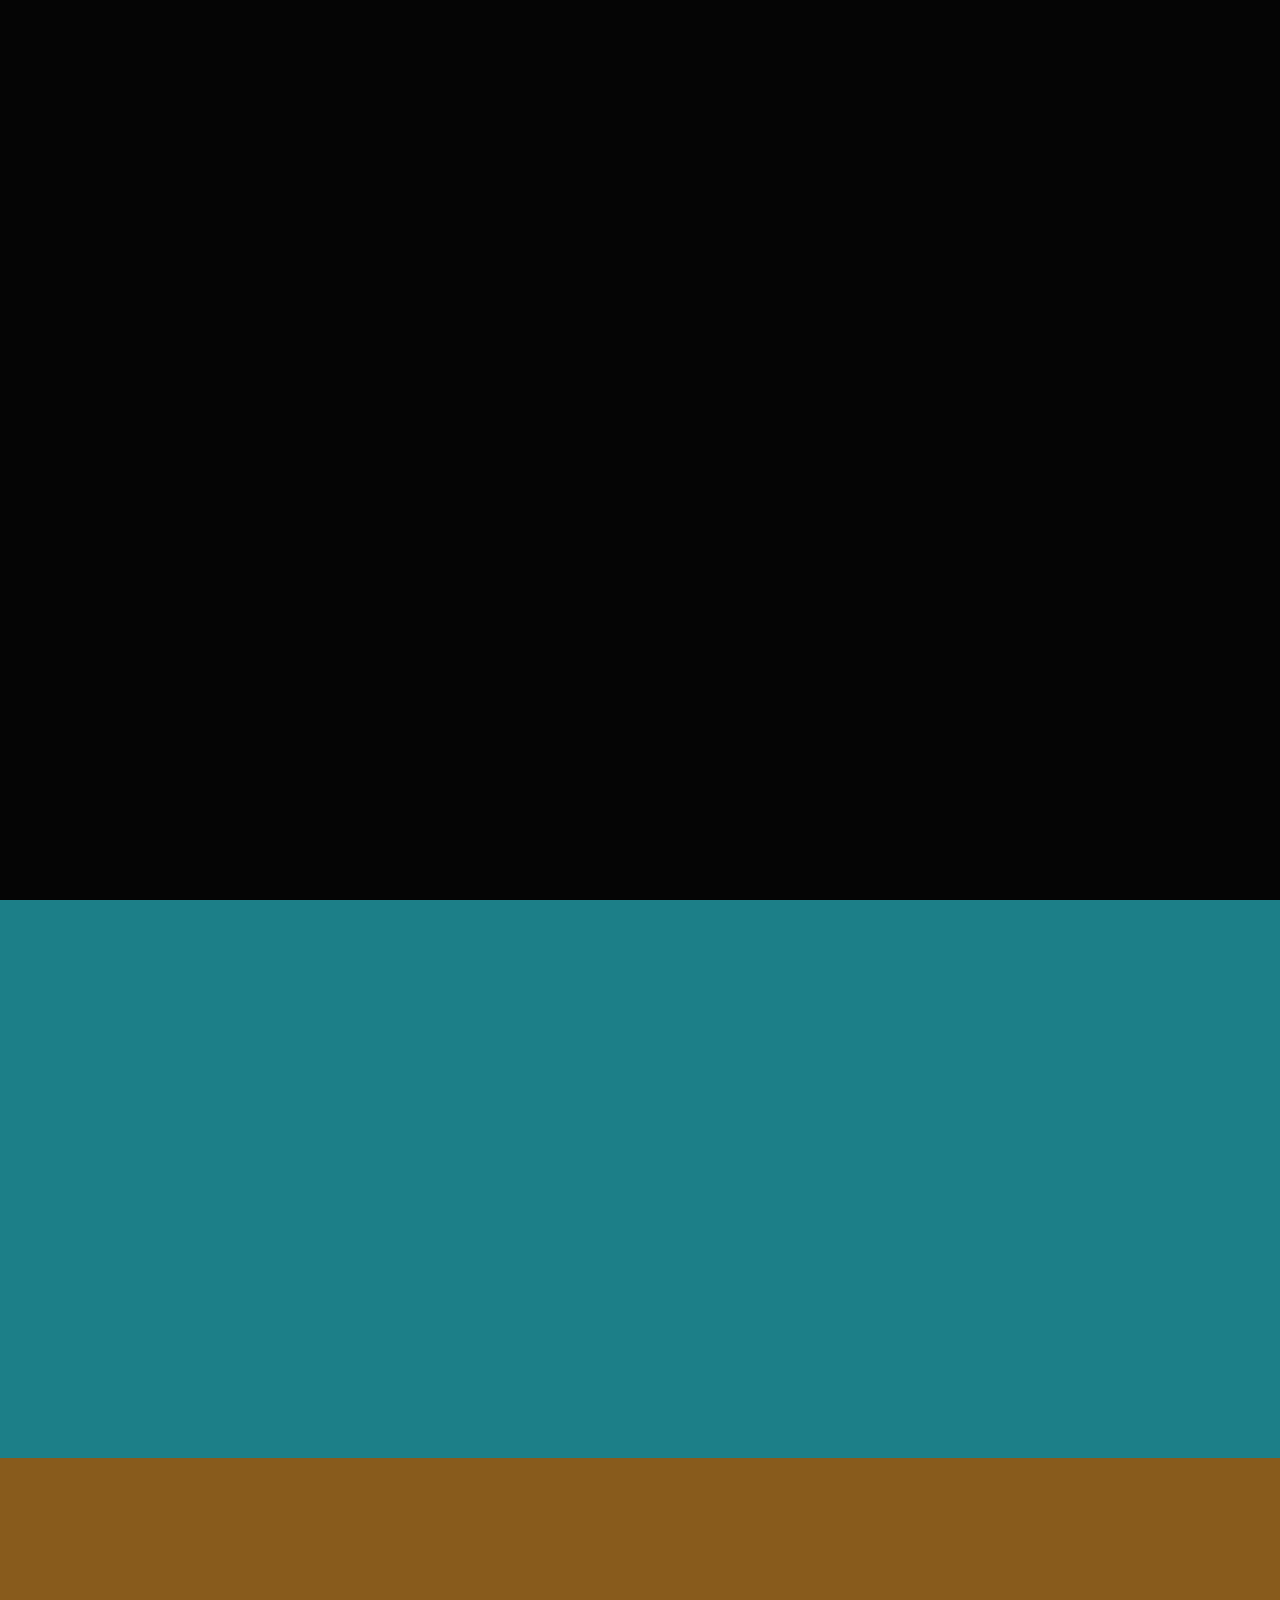
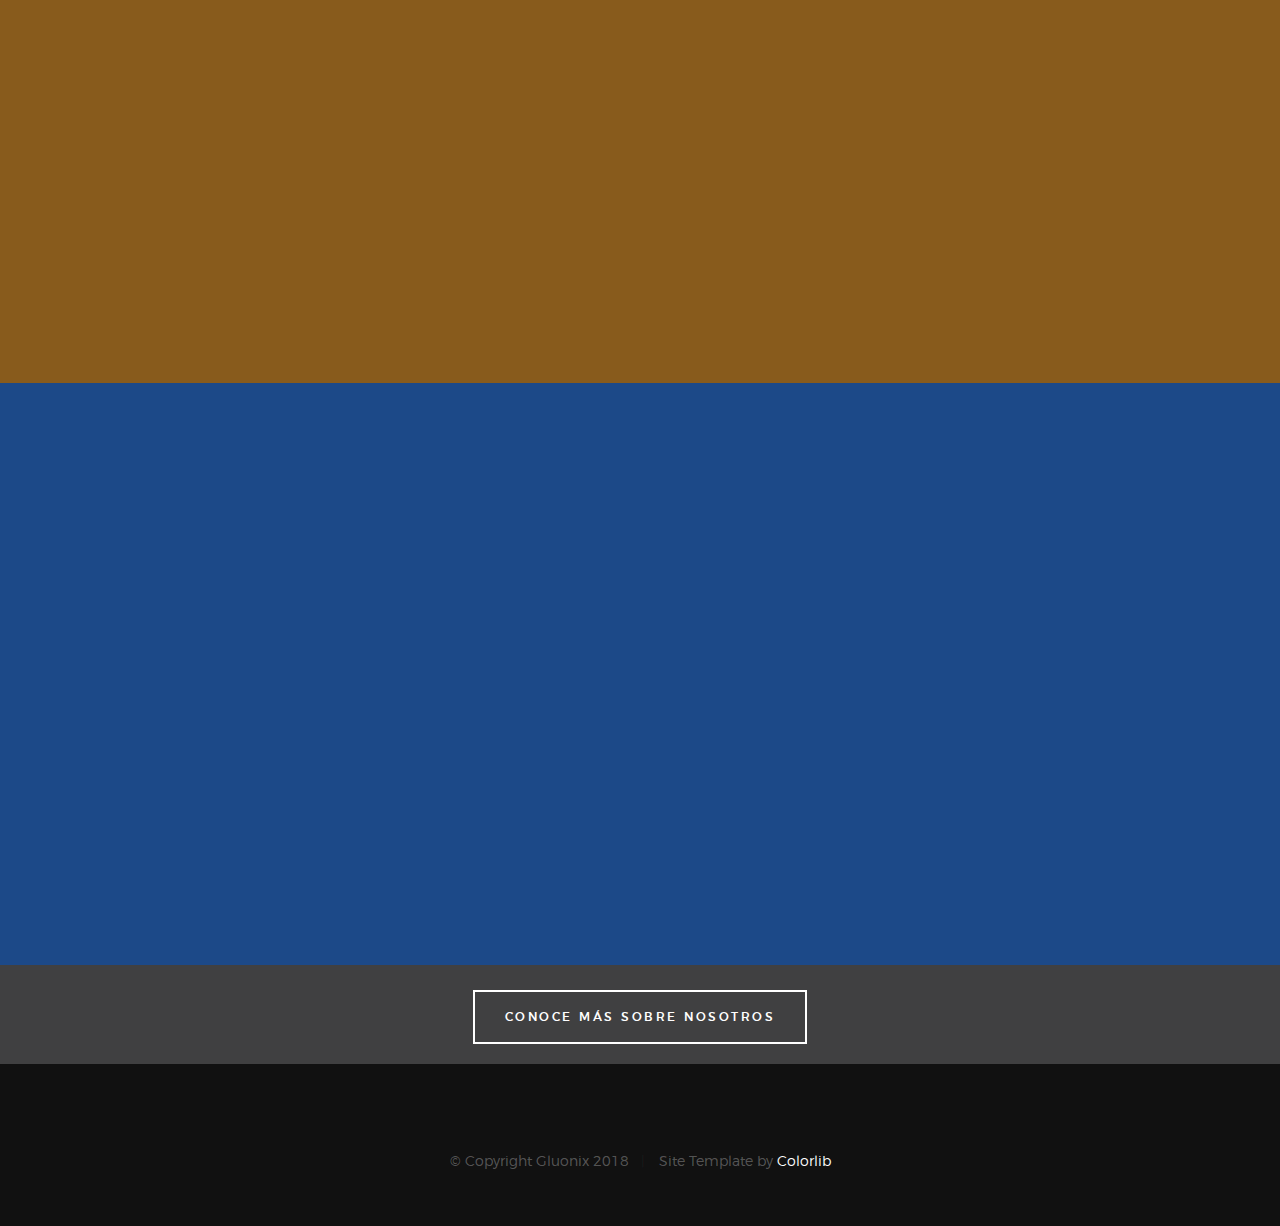
<file: portfolio.html>
<!DOCTYPE html>
<!--[if lt IE 9 ]><html class="no-js oldie" lang="en"> <![endif]-->
<!--[if IE 9 ]><html class="no-js oldie ie9" lang="en"> <![endif]-->
<!--[if (gte IE 9)|!(IE)]><!-->
<html class="no-js" lang="en">
<!--<![endif]-->

<head>

    <!--- basic page needs
    ================================================== -->
    <meta charset="utf-8">
    <title>Gluonix</title>
    <meta name="description" content="">
    <meta name="author" content="">

    <!-- mobile specific metas
    ================================================== -->
    <meta name="viewport" content="width=device-width, initial-scale=1">

    <!-- CSS
    ================================================== -->
    <link rel="stylesheet" href="css/base.css">
    <link rel="stylesheet" href="css/vendor.css">
    <link rel="stylesheet" href="css/main.css">
    <link rel="stylesheet" href="css/gluonix.css">
    <style media="screen">
    .about-content__buttons {
        text-align: left;
    }

    .about-content__buttons .btn {
        width: auto;
        border-color: #FFFFFF;
        color: #FFFFFF;
        margin: 1.5rem 1.5rem 0 0;
        letter-spacing: .25rem;
        -webkit-transition: all 0.5s ease-in-out;
        transition: all 0.5s ease-in-out;
    }

    .about-content__buttons .btn:last-child {
        margin-right: 0;
    }

    .about-content__buttons .btn:hover,
    .about-content__buttons .btn:focus {
        background: #FFFFFF !important;
        color: #000000;
    }
    </style>


    <!-- script
    ================================================== -->
    <script src="js/modernizr.js"></script>
    <script src="js/pace.min.js"></script>

    <!-- favicons
    ================================================== -->
    <link rel="shortcut icon" href="favicon.ico" type="image/x-icon">
    <link rel="icon" href="favicon.ico" type="image/x-icon">

</head>

<body id="top">

    <!-- header
    ================================================== -->
    <header class="s-header">

        <div class="header-logo">
            <a href="index.html">
                <img class="site-logo" src="images/logo.png" alt="Homepage">
            </a>
        </div>

        <nav class="header-nav">

            <a href="#0" class="header-nav__close" title="close"><span>Close</span></a>

            <div class="header-nav__content">
                <img class="site-logo" src="images/logo.png" alt="Homepage">

                <ul class="header-nav__list">
                    <li class="current"><a class="smoothscroll"  href="index.html" title="home">Inicio</a></li>
                    <li><a class="smoothscroll"  href="#about" title="about">Acerca</a></li>
                    <li><a class="smoothscroll"  href="services.html" title="services">Servicios</a></li>
                    <li><a class="smoothscroll"  href="index.html" title="works">Portafolio</a></li>
                    <li><a class="smoothscroll"  href="#clients" title="clients">Clientes</a></li>
                    <li><a class="smoothscroll"  href="index.html#contact" title="contact">Contacto</a></li>
                </ul>

                <ul class="header-nav__social">
                    <li>
                        <a href="#"><i class="fa fa-facebook"></i></a>
                    </li>
                    <li>
                        <a href="#"><i class="fa fa-twitter"></i></a>
                    </li>
                    <li>
                        <a href="#"><i class="fa fa-linkedin"></i></a>
                    </li>
                    <li>
                        <a href="#"><i class="fa fa-github"></i></a>
                    </li>
                </ul>

            </div> <!-- end header-nav__content -->

        </nav>  <!-- end header-nav -->

        <a class="header-menu-toggle" href="#0">
            <span class="header-menu-text">Menu</span>
            <span class="header-menu-icon"></span>
        </a>

    </header> <!-- end s-header -->


    <!-- services
    ================================================== -->
    <section id='services' class="service service-main">

        <div class="row section-header has-bottom-sep" data-aos="fade-up">
            <div class="col-full">
                <h2 class="subhead">PORTAFOLIO</h2>
                <h3 class="display-2">Ofrecemos soluciones de tecnología escalables y adaptables a los constantes cambios que demanda el mundo actual.</h3>
            </div>
        </div> <!-- end section-header -->

    </section> <!-- end s-services -->


    <!-- services
    ================================================== -->
    <section id='services' class="service service-web">

        <div class="row block-tab-full">

            <div class="col-block service-item" data-aos="fade-up">
                <div class="service-icon col-four">
                  <img src="images/services/service_web.png" />
                </div>

                <div class="service-text col-seven">
                    <h2 class="h2">Desarrollo de aplicaciones web</h2>
                    <h3>Transforma tus ideas en soluciones de software</h3>
                    <p>Hacemos realidad tus ideas de negocios mediante el desarrollo de tecnología robusta y escalable. Gracias a las metodologías ágiles de desarrollo que utilizamos, nuestros clientes pueden ver el progreso de su proyecto semana tras semana.</p>

                    <div class="row">
                      <div class="service-icon col-two">
                        <img src="images/services/web-1.png" />
                      </div>
                      <div class="service-icon col-two">
                        <img src="images/services/web-2.png" />
                      </div>
                      <div class="service-icon col-two">
                        <img src="images/services/web-3.png" />
                      </div>
                    </div>

                </div>
            </div>
        </div> <!-- end services-list -->

    </section> <!-- end s-services -->

    <!-- services
    ================================================== -->
    <section id='services' class="service service-gam">

        <div class="row block-tab-full">

            <div class="col-block service-item" data-aos="fade-up">
                <div class="service-icon col-four">
                  <img src="images/services/service_gamification.png" />
                </div>

                <div class="service-text col-seven">
                    <h2 class="h2">Gamificación</h2>
                    <h3>Lleva a tu negocio al siguiente nivel incorporando elementos de juegos</h3>
                    <p>En función de los objetivos de su empresa, utilizando las metodologías más modernas de desarrollo de juegos para determinar los mejores elementos y mecánicas del juego los integramos en sus procesos, para que los clientes y empleados puedan tener experiencias divertidas y atractivas con su software.</p>

                    <div class="row">
                      <div class="service-icon col-two">
                        <img src="images/services/gami-1.png" />
                      </div>
                      <div class="service-icon col-two">
                        <img src="images/services/gami-2.png" />
                      </div>
                      <div class="service-icon col-two">
                        <img src="images/services/gami-3.png" />
                      </div>
                    </div>

                </div>
            </div>
        </div> <!-- end services-list -->

    </section> <!-- end s-services -->

    <!-- services
    ================================================== -->
    <section id='services' class="service service-ux">

        <div class="row block-tab-full">

            <div class="col-block service-item" data-aos="fade-up">
                <div class="service-icon col-four">
                  <img src="images/services/service_ux.png" />
                </div>

                <div class="service-text col-seven">
                    <h2 class="h2">Diseño UX</h2>
                    <h3>Mejoramos la experiencia de uso de los productos de software de tu empresa</h3>
                    <p>Investigamos los hábitos y costumbres de los usuarios a los que va dirigido el proyecto y en base a los resultados, diseñamos productos centrados en el usuario que son evaluados antes de ser desarrollados para asegurarnos de la efectividad de los diseños.</p>

                    <div class="row">
                      <div class="service-icon col-two">
                        <img src="images/services/ux-1.png" />
                      </div>
                      <div class="service-icon col-two">
                        <img src="images/services/ux-2.png" />
                      </div>
                      <div class="service-icon col-two">
                        <img src="images/services/ux-3.png" />
                      </div>
                    </div>

                </div>
            </div>
        </div> <!-- end services-list -->

    </section> <!-- end s-services -->

    <!-- services
    ================================================== -->
    <section id='services' class="service service-consul">

        <div class="row block-tab-full">

            <div class="col-block service-item" data-aos="fade-up">
                <div class="service-icon col-four">
                  <img src="images/services/service_consulting.png" />
                </div>

                <div class="service-text col-seven">
                    <h2 class="h2">Consultoría y Mantenimiento de aplicaciones</h2>
                    <h3>Integra tecnologías disruptivas en la transformación digital de tu empresa</h3>
                    <p>Como socio en tecnología, ofrecemos servicios de análisis de procesos, diseño de arquitecturas de bases de datos, rediseño o refactorización de código, integración de servicios y documentación de tecnologías web para tu empresa.</p>

                    <div class="row">
                      <div class="service-icon col-two">
                        <img src="images/services/consul-1.png" />
                      </div>
                      <div class="service-icon col-two">
                        <img src="images/services/consul-2.png" />
                      </div>
                      <div class="service-icon col-two">
                        <img src="images/services/consul-3.png" />
                      </div>
                    </div>

                </div>
            </div>
        </div> <!-- end services-list -->

    </section> <!-- end s-services -->

    <!-- clients
    ================================================== -->

    <section id='services' class="service service-main" style="padding-top: 10px">

      <div class="about-content__buttons">
        <center>
          <a href="about.html" class="btn btn--stroke">
              Conoce más sobre nosotros
          </a>
        </center>
      </div>

    </section> <!-- end s-services -->


    <!-- footer
    ================================================== -->
    <footer>

        <div class="row footer-bottom">

            <div class="col-twelve">

                <div class="copyright">
                    <span>© Copyright Gluonix 2018</span>
                    <span>Site Template by <a href="https://www.colorlib.com/">Colorlib</a></span>
                </div>

                <div class="go-top">
                    <a class="smoothscroll" title="Back to Top" href="#top"><i class="icon-arrow-up" aria-hidden="true"></i></a>
                </div>
            </div>

        </div> <!-- end footer-bottom -->

    </footer> <!-- end footer -->


    <!-- photoswipe background
    ================================================== -->
    <div aria-hidden="true" class="pswp" role="dialog" tabindex="-1">

        <div class="pswp__bg"></div>
        <div class="pswp__scroll-wrap">

            <div class="pswp__container">
                <div class="pswp__item"></div>
                <div class="pswp__item"></div>
                <div class="pswp__item"></div>
            </div>

            <div class="pswp__ui pswp__ui--hidden">
                <div class="pswp__top-bar">
                    <div class="pswp__counter"></div><button class="pswp__button pswp__button--close" title="Close (Esc)"></button> <button class="pswp__button pswp__button--share" title=
                    "Share"></button> <button class="pswp__button pswp__button--fs" title="Toggle fullscreen"></button> <button class="pswp__button pswp__button--zoom" title=
                    "Zoom in/out"></button>
                    <div class="pswp__preloader">
                        <div class="pswp__preloader__icn">
                            <div class="pswp__preloader__cut">
                                <div class="pswp__preloader__donut"></div>
                            </div>
                        </div>
                    </div>
                </div>
                <div class="pswp__share-modal pswp__share-modal--hidden pswp__single-tap">
                    <div class="pswp__share-tooltip"></div>
                </div><button class="pswp__button pswp__button--arrow--left" title="Previous (arrow left)"></button> <button class="pswp__button pswp__button--arrow--right" title=
                "Next (arrow right)"></button>
                <div class="pswp__caption">
                    <div class="pswp__caption__center"></div>
                </div>
            </div>

        </div>

    </div> <!-- end photoSwipe background -->


    <!-- preloader
    ================================================== -->
    <div id="preloader">
        <div id="loader">
            <div class="line-scale-pulse-out">
                <div></div>
                <div></div>
                <div></div>
                <div></div>
                <div></div>
            </div>
        </div>
    </div>


    <!-- Java Script
    ================================================== -->
    <script src="js/jquery-3.2.1.min.js"></script>
    <script src="js/plugins.js"></script>
    <script src="js/main.js"></script>

</body>

</html>
</file>
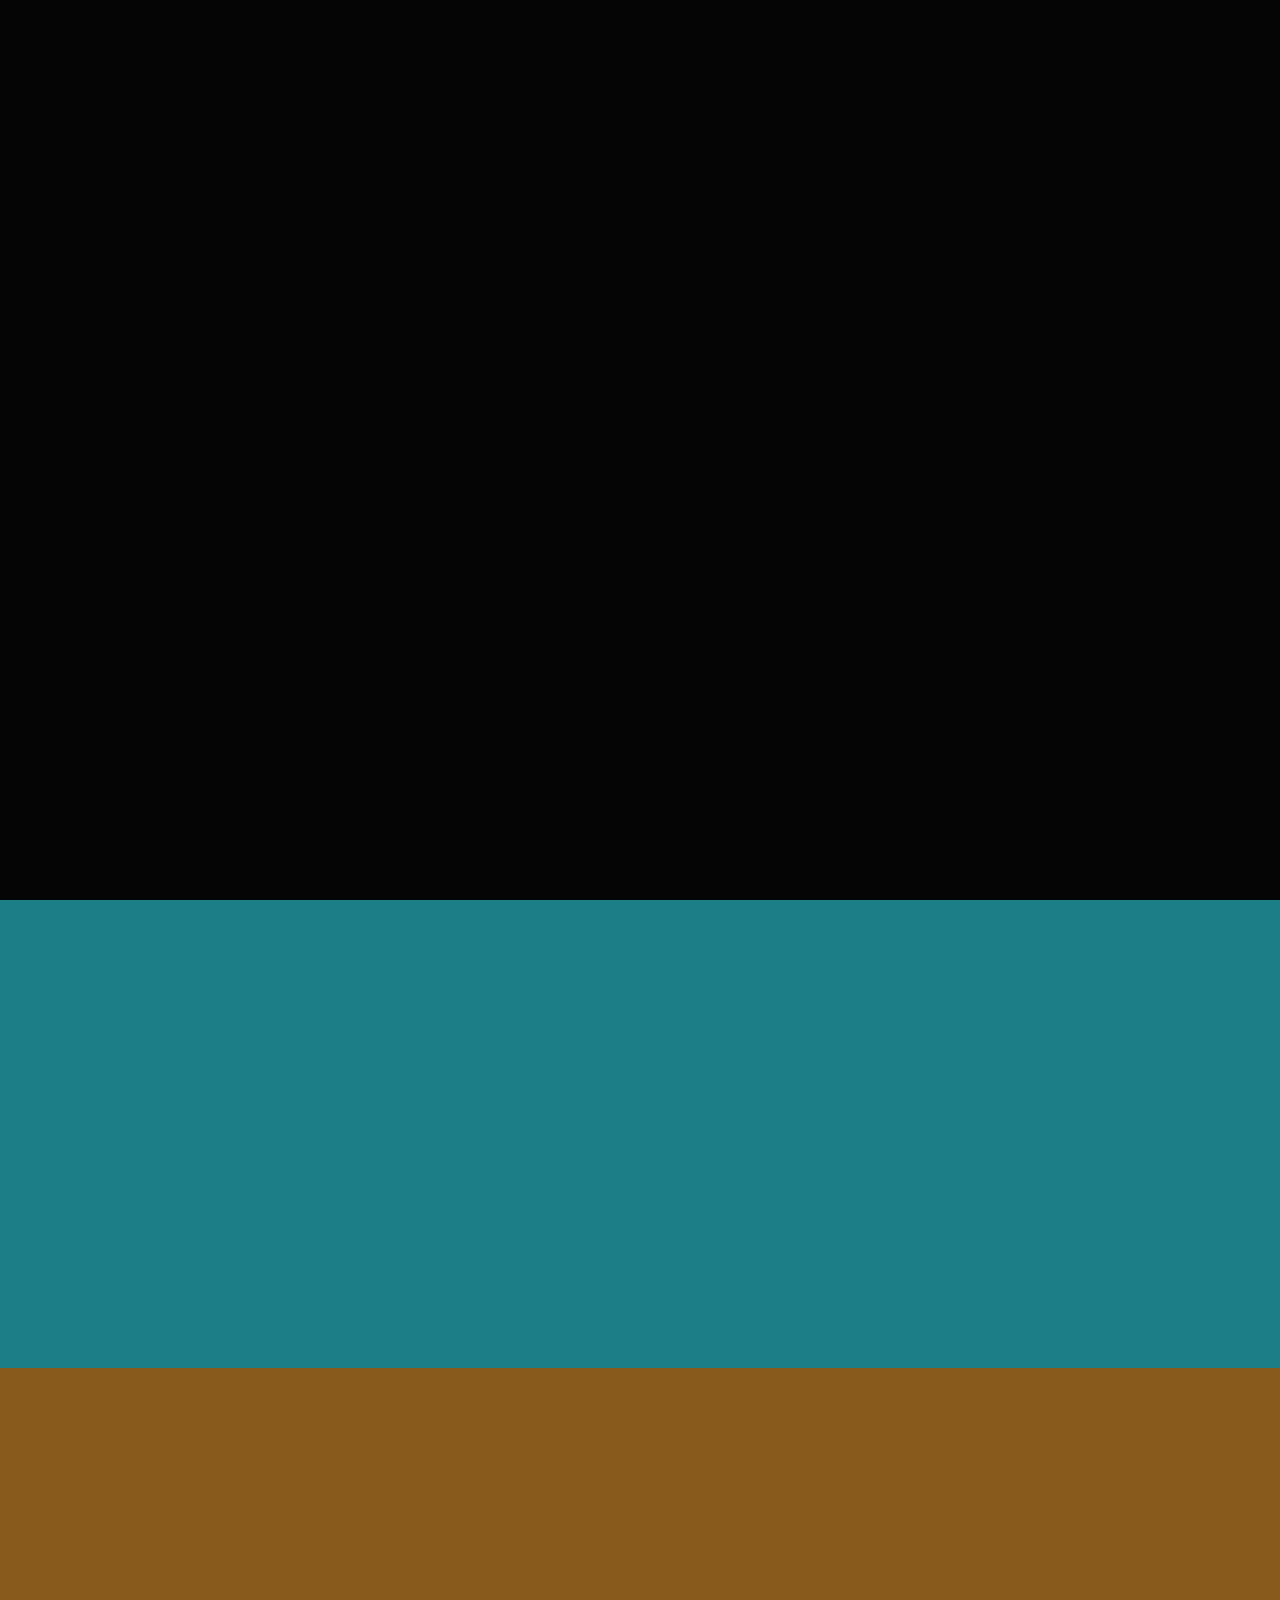
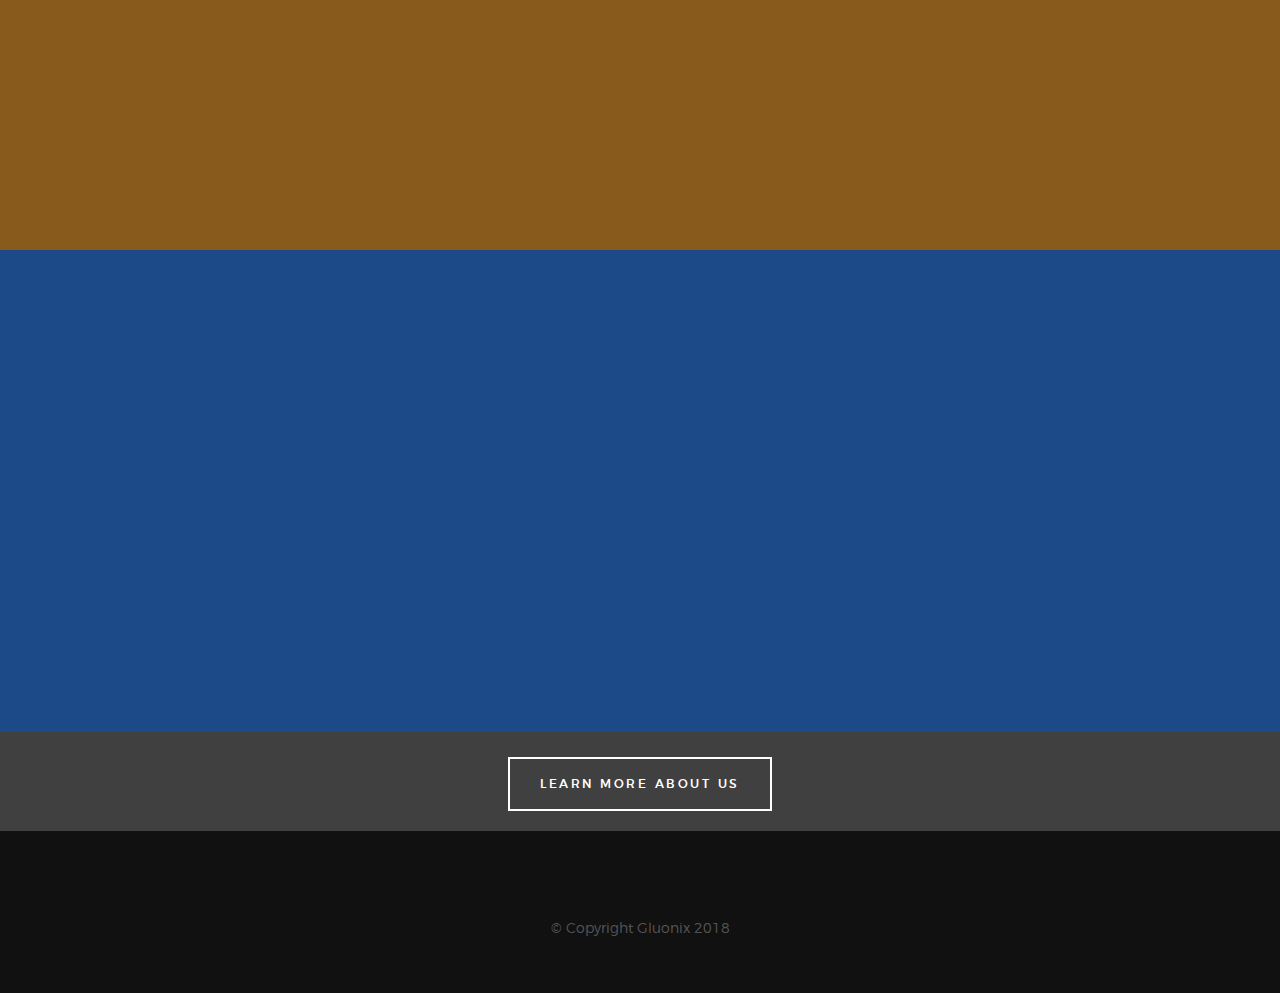
<file: services.html>
<!DOCTYPE html>
<!--[if lt IE 9 ]><html class="no-js oldie" lang="en"> <![endif]-->
<!--[if IE 9 ]><html class="no-js oldie ie9" lang="en"> <![endif]-->
<!--[if (gte IE 9)|!(IE)]><!-->
<html class="no-js" lang="en">
<!--<![endif]-->

<head>

    <!--- basic page needs
    ================================================== -->
    <meta charset="utf-8">
    <title>Gluonix</title>
    <meta name="description" content="">
    <meta name="author" content="">

    <!-- mobile specific metas
    ================================================== -->
    <meta name="viewport" content="width=device-width, initial-scale=1">

    <!-- CSS
    ================================================== -->
    <link rel="stylesheet" href="css/base.css">
    <link rel="stylesheet" href="css/vendor.css">
    <link rel="stylesheet" href="css/main.css">
    <link rel="stylesheet" href="css/gluonix.css">
    <style media="screen">
    .about-content__buttons {
        text-align: left;
    }

    .about-content__buttons .btn {
        width: auto;
        border-color: #FFFFFF;
        color: #FFFFFF;
        margin: 1.5rem 1.5rem 0 0;
        letter-spacing: .25rem;
        -webkit-transition: all 0.5s ease-in-out;
        transition: all 0.5s ease-in-out;
    }

    .about-content__buttons .btn:last-child {
        margin-right: 0;
    }

    .about-content__buttons .btn:hover,
    .about-content__buttons .btn:focus {
        background: #FFFFFF !important;
        color: #000000;
    }
    </style>


    <!-- script
    ================================================== -->
    <script src="js/modernizr.js"></script>
    <script src="js/pace.min.js"></script>

    <!-- favicons
    ================================================== -->
    <link rel="shortcut icon" href="favicon.ico" type="image/x-icon">
    <link rel="icon" href="favicon.ico" type="image/x-icon">

</head>

<body id="top">

    <!-- header
    ================================================== -->
    <header class="s-header">

        <div class="header-logo">
            <a href="index.html">
                <img class="site-logo" src="images/logo.png" alt="Homepage">
            </a>
        </div>

        <nav class="header-nav">

            <a href="#0" class="header-nav__close" title="close"><span>Close</span></a>

            <div class="header-nav__content">
                <img class="site-logo" src="images/logo.png" alt="Homepage">

                <ul class="header-nav__list">
                    <li class="current"><a href="index.html#home" title="home">Home</a></li>
                    <li><a href="about.html" title="about">About</a></li>
                    <li><a href="services.html" title="services">Services</a></li>
                    <li><a href="about.html#clients" title="clients">Clients</a></li>
                    <li><a href="index.html#contact" title="contact">Contact</a></li>
                </ul>

                <a href="index.html">EN</a> | <a href="es/index.html">ES</a>

                <!-- <ul class="header-nav__social">
                    <li>
                        <a href="#"><i class="fa fa-facebook"></i></a>
                    </li>
                    <li>
                        <a href="#"><i class="fa fa-twitter"></i></a>
                    </li>
                    <li>
                        <a href="#"><i class="fa fa-linkedin"></i></a>
                    </li>
                    <li>
                        <a href="#"><i class="fa fa-github"></i></a>
                    </li>
                </ul> -->

            </div> <!-- end header-nav__content -->

        </nav>  <!-- end header-nav -->

        <a class="header-menu-toggle" href="#0">
            <span class="header-menu-text">Menu</span>
            <span class="header-menu-icon"></span>
        </a>

    </header> <!-- end s-header -->


    <!-- services
    ================================================== -->
    <section id='services' class="service service-main">

        <div class="row section-header has-bottom-sep" data-aos="fade-up">
            <div class="col-full">
                <h2 class="subhead">What we do</h2>
                <h3 class="display-2">We offer scalable and adaptable technology solutions suited to the constant changesthat the current world demands.</h3>
            </div>
        </div> <!-- end section-header -->

    </section> <!-- end s-services -->


    <!-- services
    ================================================== -->
    <section id='services' class="service service-web">

        <div class="row block-tab-full">

            <div class="col-block service-item" data-aos="fade-up">
                <div class="service-icon col-four">
                  <img src="images/services/service_web.png" />
                </div>

                <div class="service-text col-seven">
                    <h2 class="h2">Web Application Development</h2>
                    <h3>Transform your ideas in software solutions.</h3>
                    <p>We make your business ideas come true through the development of robust and scalable technology. Thanks to the agile methodologies of development that we use, our clients can see the progress made on a weekly basis.</p>

                    <!-- <div class="row">
                      <div class="service-icon col-two">
                        <img src="images/services/web-1.png" />
                      </div>
                      <div class="service-icon col-two">
                        <img src="images/services/web-2.png" />
                      </div>
                      <div class="service-icon col-two">
                        <img src="images/services/web-3.png" />
                      </div>
                    </div> -->

                </div>
            </div>
        </div> <!-- end services-list -->

    </section> <!-- end s-services -->

    <!-- services
    ================================================== -->
    <section id='services' class="service service-gam">

        <div class="row block-tab-full">

            <div class="col-block service-item" data-aos="fade-up">
                <div class="service-icon col-four">
                  <img src="images/services/service_gamification.png" />
                </div>

                <div class="service-text col-seven">
                    <h2 class="h2">Gamification</h2>
                    <h3>Take your business to the next level by incorporating game elements to meet your company's goals.</h3>
                    <p>We use the most modern methodologies of game development to determine the best elements and mechanics that suit your company’s objectives. We integrate them into your processes so that customers and employees can have fun and attractive experiences with your software.</p>

                    <!-- <div class="row">
                      <div class="service-icon col-two">
                        <img src="images/services/gami-1.png" />
                      </div>
                      <div class="service-icon col-two">
                        <img src="images/services/gami-2.png" />
                      </div>
                      <div class="service-icon col-two">
                        <img src="images/services/gami-3.png" />
                      </div>
                    </div> -->

                </div>
            </div>
        </div> <!-- end services-list -->

    </section> <!-- end s-services -->

    <!-- services
    ================================================== -->
    <section id='services' class="service service-ux">

        <div class="row block-tab-full">

            <div class="col-block service-item" data-aos="fade-up">
                <div class="service-icon col-four">
                  <img src="images/services/service_ux.png" />
                </div>

                <div class="service-text col-seven">
                    <h2 class="h2">UX Design</h2>
                    <h3>Improve your customers’ experience with your technology products.</h3>
                    <p>We investigate the habits and customs of your users, and based on the results, we design user-centered products that are evaluated before being developed to ensure the effectiveness of the designs.</p>

                    <!-- <div class="row">
                      <div class="service-icon col-two">
                        <img src="images/services/ux-1.png" />
                      </div>
                      <div class="service-icon col-two">
                        <img src="images/services/ux-2.png" />
                      </div>
                      <div class="service-icon col-two">
                        <img src="images/services/ux-3.png" />
                      </div>
                    </div> -->

                </div>
            </div>
        </div> <!-- end services-list -->

    </section> <!-- end s-services -->

    <!-- services
    ================================================== -->
    <section id='services' class="service service-consul">

        <div class="row block-tab-full">

            <div class="col-block service-item" data-aos="fade-up">
                <div class="service-icon col-four">
                  <img src="images/services/service_consulting.png" />
                </div>

                <div class="service-text col-seven">
                    <h2 class="h2">Consulting and Maintenance</h2>
                    <h3>Integrate disruptive technologies in the digital transformation of your business.</h3>
                    <p>As your technology partner, we offer services of process analysis, the design of database architectures, redesign or refactoring of code, integration of services and documentation for web technologies for your company or startup, using the latest technologies in the market.</p>

                    <!-- <div class="row">
                      <div class="service-icon col-two">
                        <img src="images/services/consul-1.png" />
                      </div>
                      <div class="service-icon col-two">
                        <img src="images/services/consul-2.png" />
                      </div>
                      <div class="service-icon col-two">
                        <img src="images/services/consul-3.png" />
                      </div>
                    </div> -->

                </div>
            </div>
        </div> <!-- end services-list -->

    </section> <!-- end s-services -->

    <!-- clients
    ================================================== -->

    <section id='services' class="service service-main" style="padding-top: 10px">

      <div class="about-content__buttons">
        <center>
          <a href="about.html" class="btn btn--stroke">
              Learn more about us
          </a>
        </center>
      </div>

    </section> <!-- end s-services -->


    <!-- footer
    ================================================== -->
    <footer>

        <div class="row footer-bottom">

            <div class="col-twelve">

                <div class="copyright">
                    <span>© Copyright Gluonix 2018</span>
                </div>

                <div class="go-top">
                    <a class="smoothscroll" title="Back to Top" href="#top"><i class="icon-arrow-up" aria-hidden="true"></i></a>
                </div>
            </div>

        </div> <!-- end footer-bottom -->

    </footer> <!-- end footer -->


    <!-- photoswipe background
    ================================================== -->
    <div aria-hidden="true" class="pswp" role="dialog" tabindex="-1">

        <div class="pswp__bg"></div>
        <div class="pswp__scroll-wrap">

            <div class="pswp__container">
                <div class="pswp__item"></div>
                <div class="pswp__item"></div>
                <div class="pswp__item"></div>
            </div>

            <div class="pswp__ui pswp__ui--hidden">
                <div class="pswp__top-bar">
                    <div class="pswp__counter"></div><button class="pswp__button pswp__button--close" title="Close (Esc)"></button> <button class="pswp__button pswp__button--share" title=
                    "Share"></button> <button class="pswp__button pswp__button--fs" title="Toggle fullscreen"></button> <button class="pswp__button pswp__button--zoom" title=
                    "Zoom in/out"></button>
                    <div class="pswp__preloader">
                        <div class="pswp__preloader__icn">
                            <div class="pswp__preloader__cut">
                                <div class="pswp__preloader__donut"></div>
                            </div>
                        </div>
                    </div>
                </div>
                <div class="pswp__share-modal pswp__share-modal--hidden pswp__single-tap">
                    <div class="pswp__share-tooltip"></div>
                </div><button class="pswp__button pswp__button--arrow--left" title="Previous (arrow left)"></button> <button class="pswp__button pswp__button--arrow--right" title=
                "Next (arrow right)"></button>
                <div class="pswp__caption">
                    <div class="pswp__caption__center"></div>
                </div>
            </div>

        </div>

    </div> <!-- end photoSwipe background -->


    <!-- preloader
    ================================================== -->
    <div id="preloader">
        <div id="loader">
            <div class="line-scale-pulse-out">
                <div></div>
                <div></div>
                <div></div>
                <div></div>
                <div></div>
            </div>
        </div>
    </div>


    <!-- Java Script
    ================================================== -->
    <script src="js/jquery-3.2.1.min.js"></script>
    <script src="js/plugins.js"></script>
    <script src="js/main.js"></script>

</body>

</html>
</file>
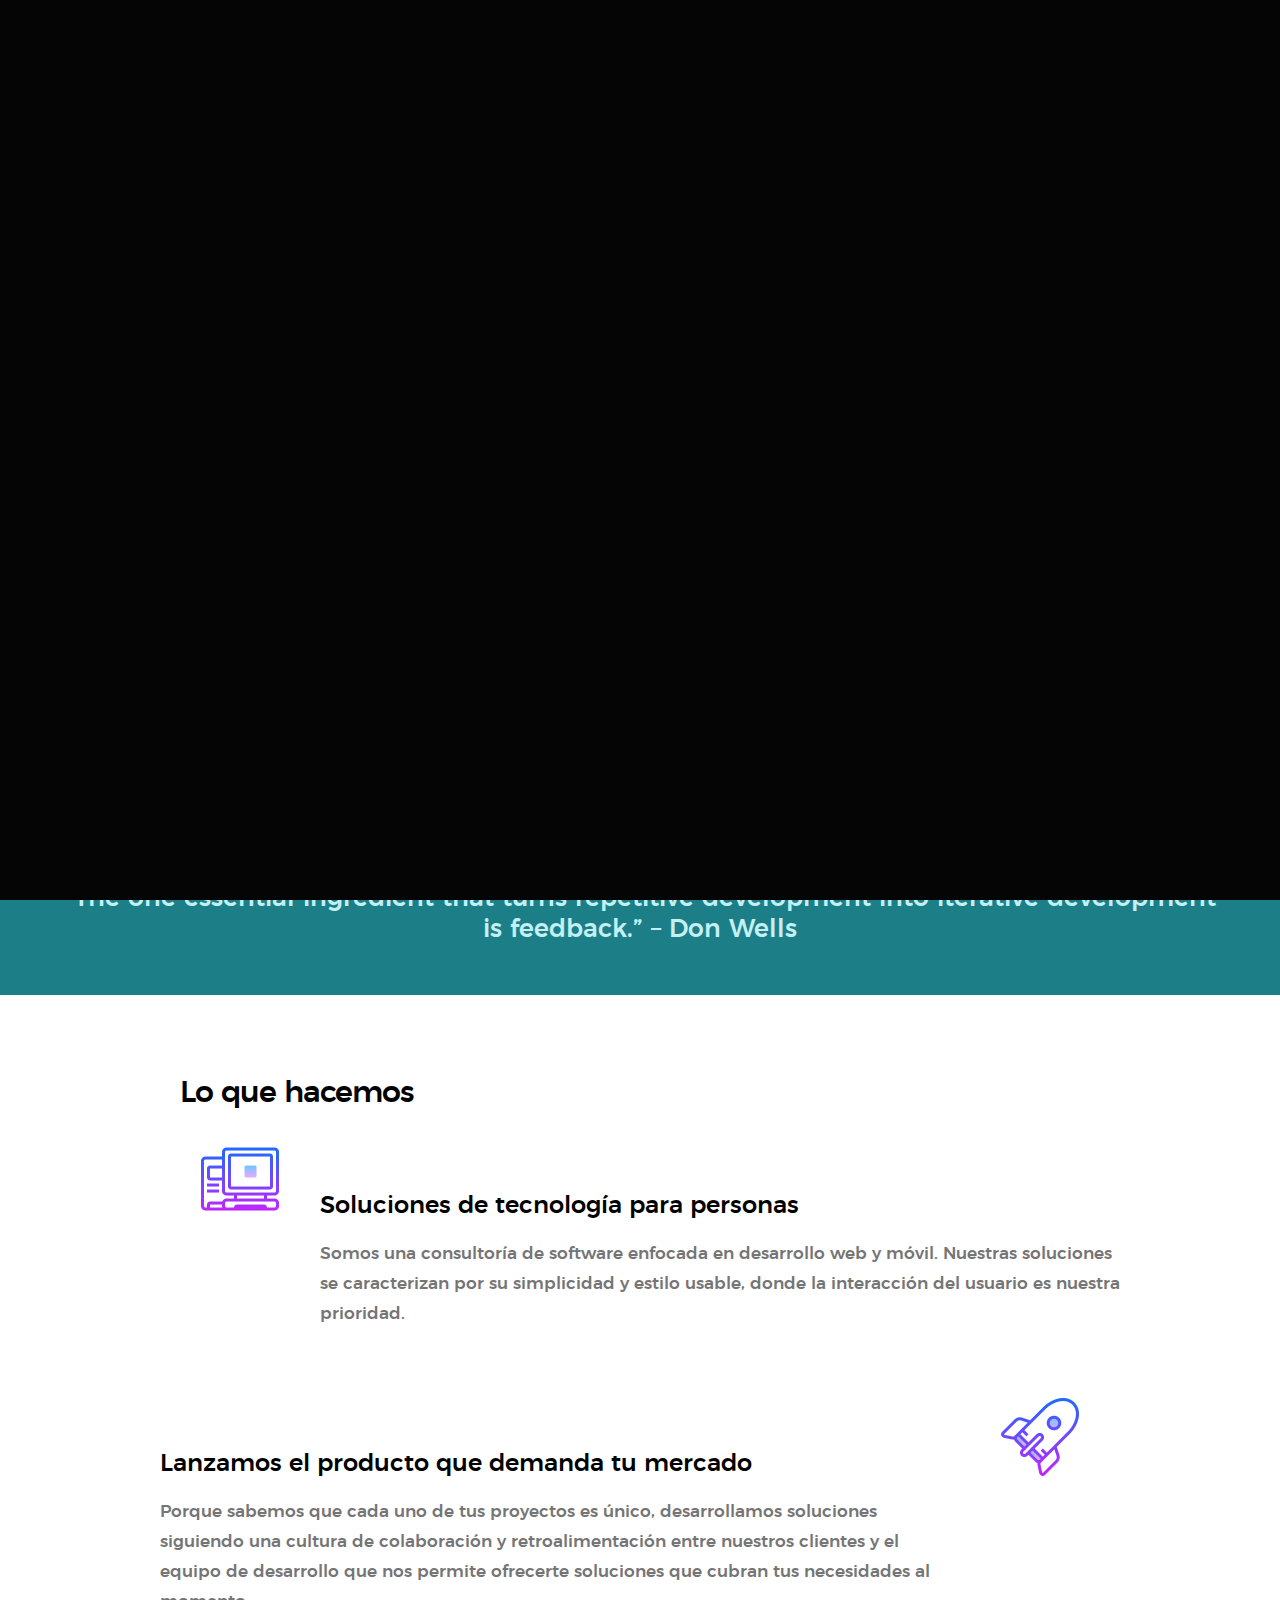
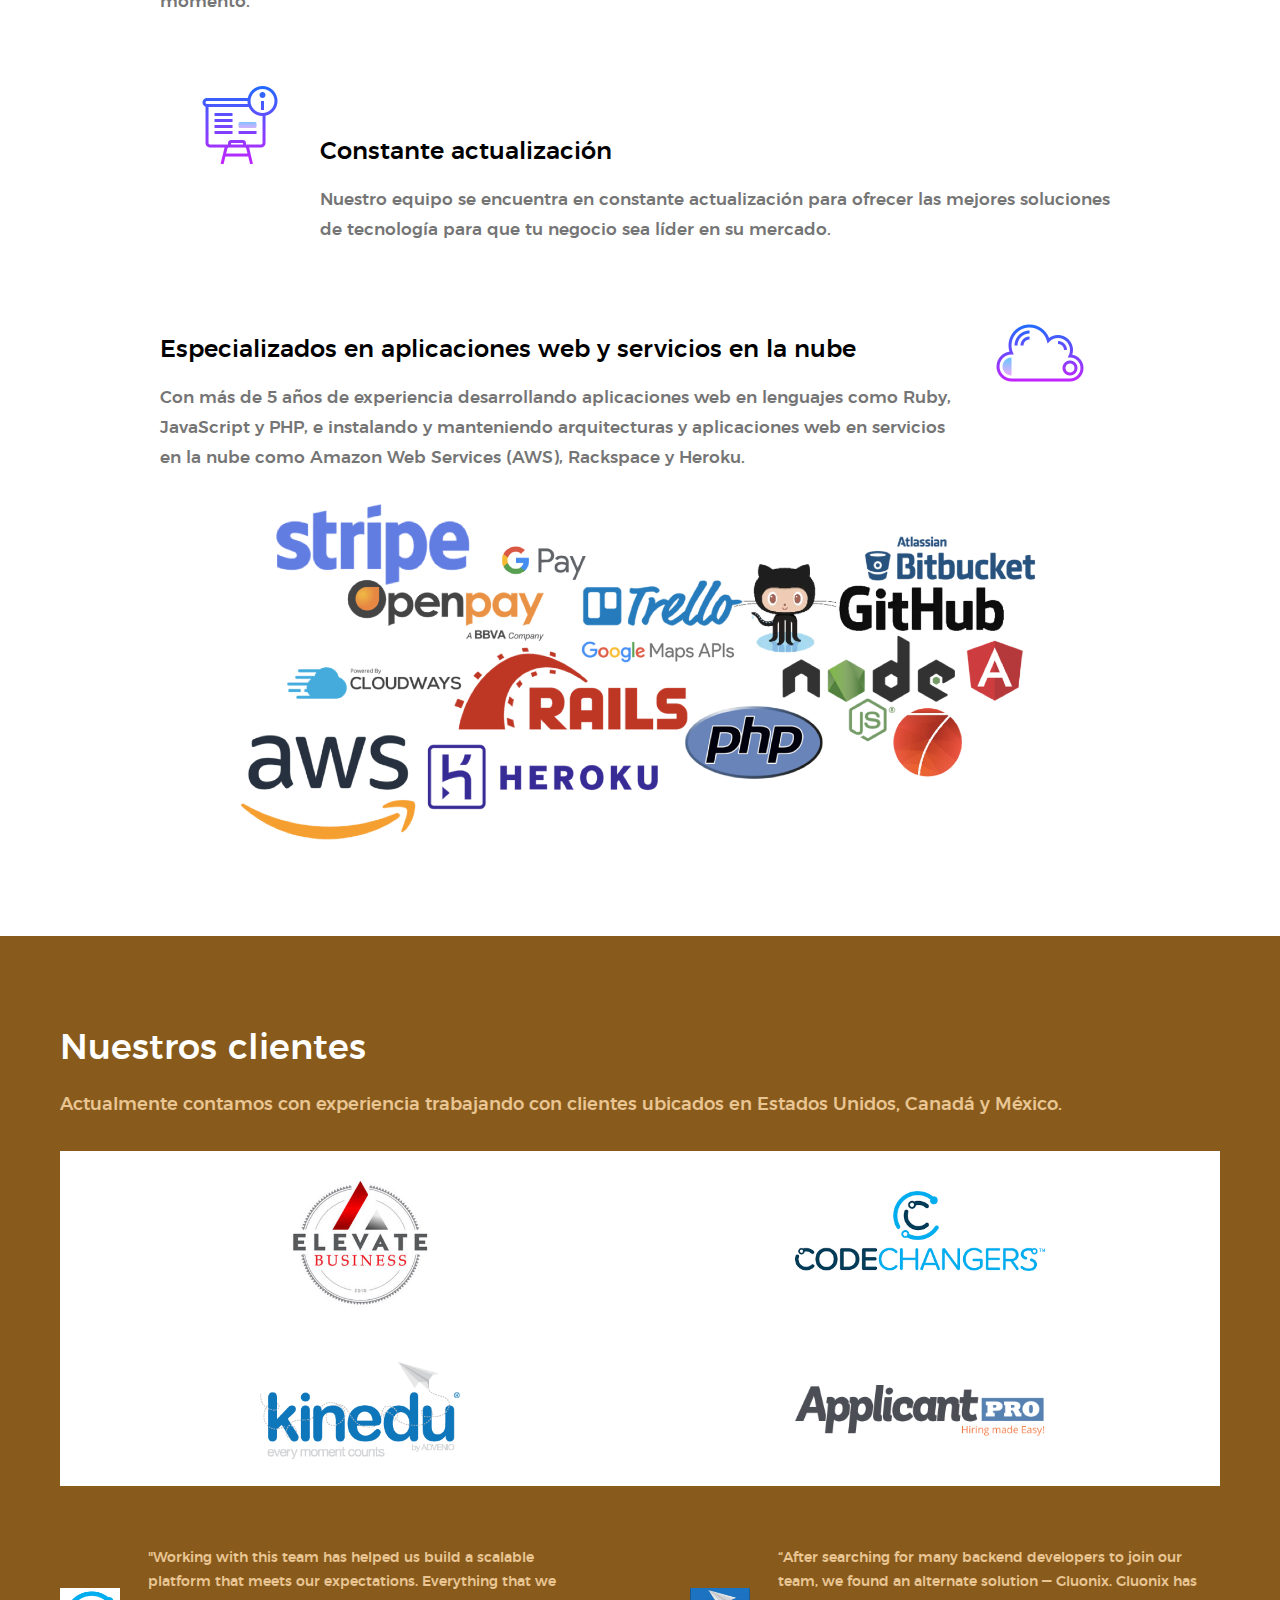
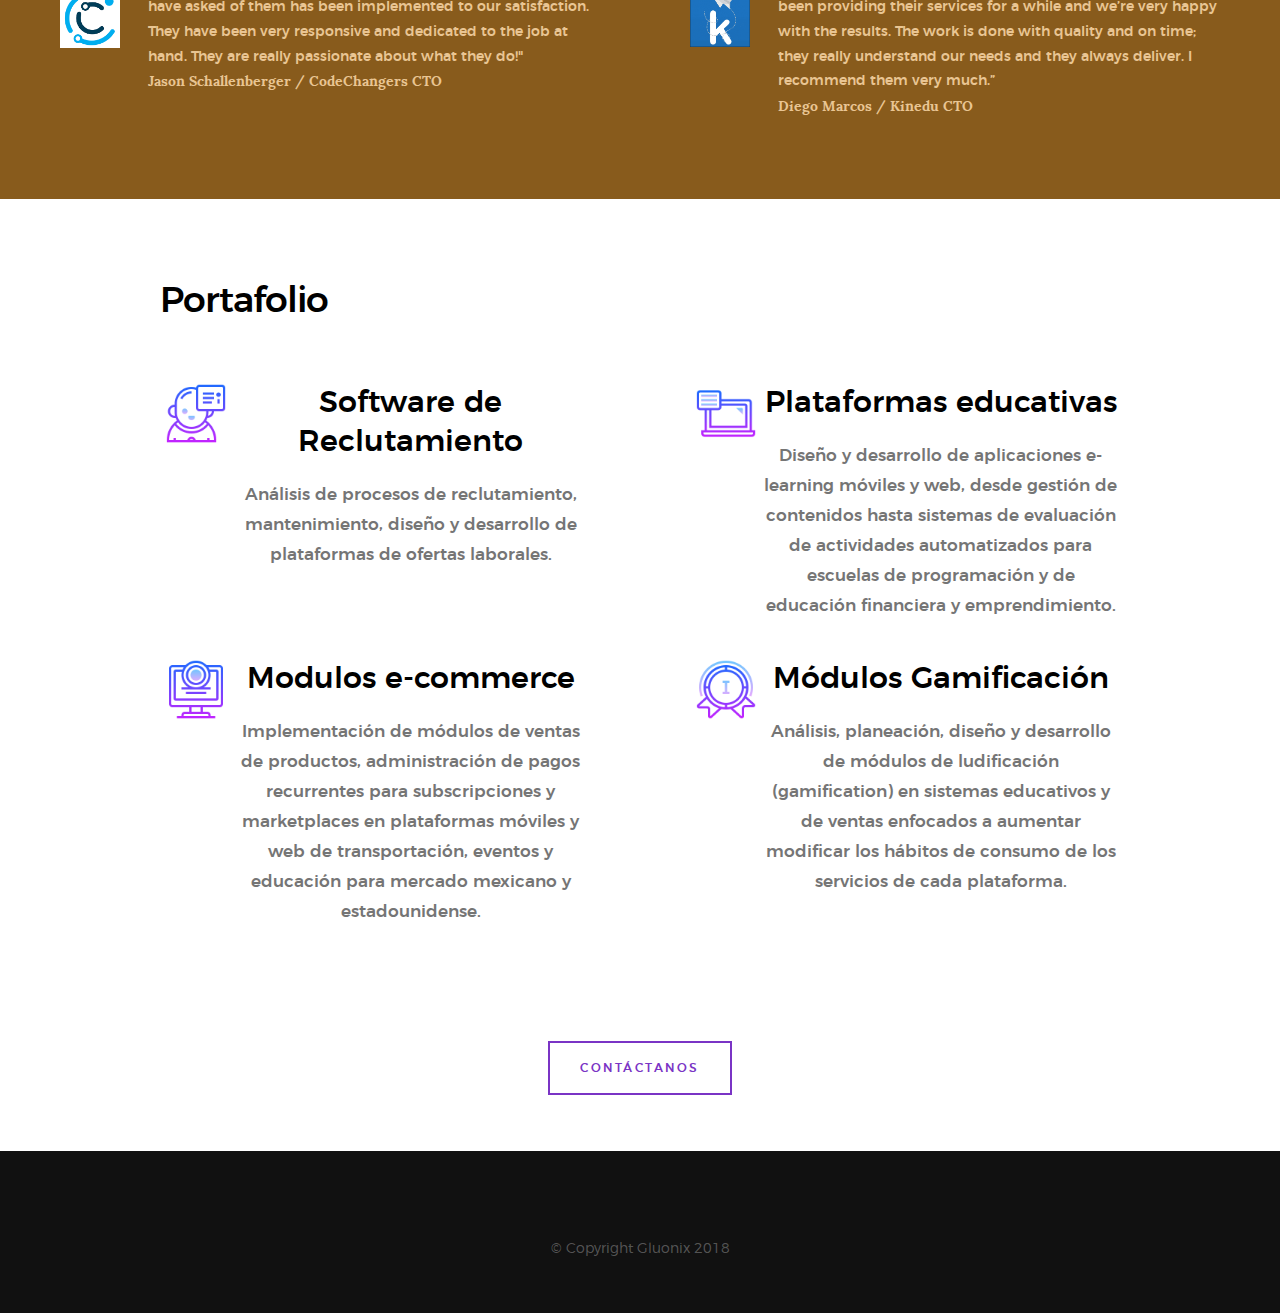
<file: es/about.html>
<!DOCTYPE html>
<!--[if lt IE 9 ]><html class="no-js oldie" lang="en"> <![endif]-->
<!--[if IE 9 ]><html class="no-js oldie ie9" lang="en"> <![endif]-->
<!--[if (gte IE 9)|!(IE)]><!-->
<html class="no-js" lang="es">
<!--<![endif]-->

<head>

    <!--- basic page needs
    ================================================== -->
    <meta charset="utf-8">
    <title>Gluonix</title>
    <meta name="description" content="">
    <meta name="author" content="">

    <!-- mobile specific metas
    ================================================== -->
    <meta name="viewport" content="width=device-width, initial-scale=1">

    <!-- CSS
    ================================================== -->
    <link rel="stylesheet" href="../css/base.css">
    <link rel="stylesheet" href="../css/vendor.css">
    <link rel="stylesheet" href="../css/main.css">
    <link rel="stylesheet" href="../css/gluonix.css">
    <style media="screen">
    .about-content__buttons {
        text-align: left;
    }

    .about-content__buttons .btn {
        width: auto;
        border-color: #FFFFFF;
        color: #FFFFFF;
        margin: 1.5rem 1.5rem 0 0;
        letter-spacing: .25rem;
        -webkit-transition: all 0.5s ease-in-out;
        transition: all 0.5s ease-in-out;
    }

    .about-content__buttons .btn:last-child {
        margin-right: 0;
    }

    .about-content__buttons .btn:hover,
    .about-content__buttons .btn:focus {
        background: #FFFFFF !important;
        color: #000000;
    }
    </style>


    <!-- script
    ================================================== -->
    <script src="../js/modernizr.js"></script>
    <script src="../js/pace.min.js"></script>

    <!-- favicons
    ================================================== -->
    <link rel="shortcut icon" href="../favicon.ico" type="image/x-icon">
    <link rel="icon" href="../favicon.ico" type="image/x-icon">

</head>

<body id="top">

    <!-- header
    ================================================== -->
    <header class="s-header">

        <div class="header-logo">
            <a href="../es/index.html">
                <img class="site-logo" src="../images/logo.png" alt="Homepage">
            </a>
        </div>

        <nav class="header-nav">

            <a href="#0" class="header-nav__close" title="close"><span>Close</span></a>

            <div class="header-nav__content">
                <img class="site-logo" src="../images/logo.png" alt="Homepage">

                <ul class="header-nav__list">
                    <li class="current"><a href="../es/index.html#home" title="home">Inicio</a></li>
                    <li><a href="about.html" title="../about">Acerca</a></li>
                    <li><a href="services.html" title="../services">Servicios</a></li>
                    <li><a href="about.html#clients" title="../clients">Clientes</a></li>
                    <li><a href="index.html#contact" title="../contact">Contacto</a></li>
                </ul>

                <a href="../about.html">ENG</a> | <a href="/es/about.html">ES</a>

                <!-- <ul class="header-nav__social">
                    <li>
                        <a href="#"><i class="fa fa-facebook"></i></a>
                    </li>
                    <li>
                        <a href="#"><i class="fa fa-twitter"></i></a>
                    </li>
                    <li>
                        <a href="#"><i class="fa fa-linkedin"></i></a>
                    </li>
                    <li>
                        <a href="#"><i class="fa fa-github"></i></a>
                    </li>
                </ul> -->

            </div> <!-- end header-nav__content -->

        </nav>  <!-- end header-nav -->

        <a class="header-menu-toggle" href="#0">
            <span class="header-menu-text">Menu</span>
            <span class="header-menu-icon"></span>
        </a>

    </header> <!-- end s-header -->


    <!-- services
    ================================================== -->
    <section id='services' class="service service-main">

        <div class="row section-header has-bottom-sep" data-aos="fade-up">
            <div class="col-full">
                <h2 class="subhead">Acerca de nosotros</h2>
                <h3 class="display-2">Ofrecemos soluciones de tecnología escalables y adaptables a los constantes cambios que demanda el mundo actual.</h3>
            </div>
        </div> <!-- end section-header -->

    </section> <!-- end s-services -->



    <style media="screen">
    .team {
      text-align: right;
    }
    </style>

    <!-- services
    ================================================== -->
    <section id='services' class="s-services team" style="padding-bottom:50px; padding-top:80px;">

        <div class="row section-header">
            <div class="col-full">

                <div class="col-ten service-padding">
                  <h1 class="display-2" style="text-align: left;">Vive la experiencia del desarrollo ágil dentro de nuestro equipo de desarrollo.</h1>
                  <p style="text-align: left;">Como cliente te ofrecemos una transparencia total al progreso del desarrollo de tu proyecto y la oportunidad de darnos tu valiosa retroalimentación que te asegurará que tu proyecto sea construido como tú y tus clientes lo necesitan.</p>
                </div>

                <div class="service-icon col-two service-padding">
                  <img src="../images/default/icons8-team.png" />
                </div>

            </div>

            <div class="service-content__buttons">
              <center>
                <a href="services.html" class="btn btn--stroke">
                    Conoce nuestros servicios
                </a>
              </center>
            </div>
        </div> <!-- end section-header -->

    </section> <!-- end s-services -->


    <!-- services
    ================================================== -->
    <section id='services' class="service service-gam">

        <div class="row block-tab-full">
            <div class="col-block ">
                    <h3 style="text-align:center;">“The one essential ingredient that turns repetitive development into iterative development is feedback.” – Don Wells</h3>

            </div>
        </div> <!-- end services-list -->

    </section> <!-- end s-services -->

    <!-- services
    ================================================== -->
    <section id='services' class="s-services team" style="padding-bottom:50px; padding-top:80px;">

        <div class="row section-header">
            <div class="col-full">

                <div class="service-padding">
                  <h1 class="display-2" style="text-align: left;">Lo que hacemos</h1>

                  <div class="row">
                    <div class="service-icon col-two service-padding">
                      <img src="../images/default/icons8-computer.png" />
                    </div>
                    <div class="col-ten service-padding">
                      <h3 style="text-align: left;">Soluciones de tecnología para personas</h3>
                      <p style="text-align: left;">Somos una consultoría de software enfocada en desarrollo web y móvil.
                      Nuestras soluciones se caracterizan por su simplicidad y estilo usable, donde la interacción del usuario es nuestra prioridad.
                      </p>
                    </div>
                  </div>

                  <br>

                  <div class="row">
                    <div class="col-ten service-padding">
                      <h3 style="text-align: left;">Lanzamos el producto que demanda tu mercado</h3>
                      <p style="text-align: left;">Porque sabemos que cada uno de tus proyectos es único, desarrollamos soluciones siguiendo una cultura de colaboración y retroalimentación entre nuestros clientes y el equipo de desarrollo que nos permite ofrecerte soluciones que cubran tus necesidades al momento.
                      </p>
                    </div>
                    <div class="service-icon col-two service-padding">
                      <img src="../images/default/icons8-rocket.png" />
                    </div>
                  </div>

                  <br>

                  <div class="row">
                    <div class="service-icon col-two service-padding">
                      <img src="../images/default/icons8-training.png" />
                    </div>
                    <div class="col-ten service-padding">
                      <h3 style="text-align: left;">Constante actualización</h3>
                      <p style="text-align: left;">Nuestro equipo se encuentra en constante actualización para ofrecer las mejores soluciones de tecnología para que tu negocio sea líder en su mercado.
                      </p>
                    </div>
                  </div>

                  <div class="row">
                    <div class="col-ten service-padding">
                      <h3 style="text-align: left;">Especializados en aplicaciones web y servicios en la nube</h3>
                      <p style="text-align: left;">
                        Con más de 5 años de experiencia desarrollando aplicaciones web en lenguajes como Ruby, JavaScript y PHP, e instalando y manteniendo arquitecturas y aplicaciones web en servicios en la nube como Amazon Web Services (AWS), Rackspace y Heroku.
                      </p>
                    </div>
                    <div class="service-icon col-two service-padding">
                      <br>
                      <img src="../images/default/icons8-cloud-computing.png" />
                    </div>

                    <img src="../images/tech_cloud.png" width="800px"/>
                  </div>

                </div>

            </div>

        </div> <!-- end section-header -->

    </section> <!-- end s-services -->


    <section id='clients' class="service service-ux" style="padding-top:30px">
      <div class="row">
        <div class="col-twelve">
          <h2 class="h2">Nuestros clientes</h2>
          <p>Actualmente contamos con experiencia trabajando con clientes ubicados en Estados Unidos, Canadá y México. </p>
          <div class="col-twelve" style="background-color:white;">
            <div class="col-six" style="text-align:center;">
              <img src="../images/clients/elevate_sq.jpg" width="150"/>
            </div>
            <div class="col-six" style="text-align:center;">
              <img src="../images/clients/codechangers.png" width="250" style="margin-top:40px"/>
            </div>
          </div>
          <div class="col-twelve" style="background-color:white;">
            <div class="col-six" style="text-align:center;">
              <img src="../images/clients/kinedu.png" width="200"/>
            </div>
            <div class="col-six" style="text-align:center;">
              <img src="../images/clients/applicant.png" width="250" style="margin-top:40px"/>
            </div>
          </div>
        </div>
      </div>

      <div class="row services-list block-1-2 block-tab-full">

          <div class="col-block service-item">
              <div class="service-icon col-two service-padding">
                <img src="../images/clients/cc_logo.png" width="60"/>
              </div>
              <div class="col-ten service-padding">
                  <p style="font-size:14px">"Working with this team has helped us build a scalable platform that meets our expectations. Everything that we have asked of them has been implemented to our satisfaction. They have been very responsive and dedicated to the job at hand. They are really passionate about what they do!" </h4><br>
                  <b>Jason Schallenberger / CodeChangers CTO</b>
                  </p>
              </div>
          </div>

          <div class="col-block service-item">
              <div class="service-icon col-two service-padding">
                <img src="../images/clients/kinedu_logo.png" width="60"/>
              </div>
              <div class="col-ten service-padding">
                  <p style="font-size:14px">“After searching for many backend developers to join our team, we found an alternate solution — Gluonix. Gluonix has been providing their services for a while and we’re very happy with the results. The work is done with quality and on time; they really understand our needs and they always deliver. I recommend them very much.”
                    <br>
                  <b>Diego Marcos / Kinedu CTO</b>
                  </p>
              </div>
          </div>

      </div> <!-- end services-list -->

    </section> <!-- end s-services -->

    <style media="screen">
      .service-padding{
        padding-left: 0px;
        padding-right: 0px;
      }
    </style>

    <!-- portfolio
    ================================================== -->
    <section id='services' class="s-services" style="padding-top:20px; padding-bottom:20px;">

        <div class="row section-header">
            <div class="col-full service-padding">

              <h1 style="text-align: left;">Portafolio</h1>

              <div class="row services-list block-1-2 block-tab-full">

                  <div class="col-block service-item" >
                      <div class="service-icon col-two service-padding">
                        <img src="../images/default/icons8-more-info.png" />
                      </div>
                      <div class="col-ten service-padding">
                          <h3 class="h2">Software de Reclutamiento</h3>
                          <p>Análisis de procesos de reclutamiento, mantenimiento, diseño y desarrollo de plataformas de ofertas laborales.
                          </p>
                      </div>
                  </div>

                  <div class="col-block service-item">
                      <div class="service-icon col-two service-padding">
                        <img src="../images/default/icons8-e-learning.png" />
                      </div>
                      <div class="col-ten service-padding">
                          <h3 class="h2">Plataformas educativas</h3>
                          <p>Diseño y desarrollo de aplicaciones e-learning móviles y web, desde gestión de contenidos hasta sistemas de evaluación de actividades automatizados para escuelas de programación y de educación financiera y emprendimiento.
                          </p>
                      </div>
                  </div>

                  <div class="col-block service-item">
                      <div class="service-icon col-two service-padding">
                          <img src="../images/default/icons8-e-commerce.png" />
                      </div>
                      <div class="col-ten service-padding">
                          <h3 class="h2">Modulos e-commerce</h3>
                          <p>Implementación de módulos de ventas de productos, administración de pagos recurrentes para subscripciones y marketplaces en plataformas móviles y web de transportación, eventos y educación para mercado mexicano y estadounidense.
                          </p>
                      </div>
                  </div>

                  <div class="col-block service-item">
                      <div class="service-icon col-two service-padding">
                        <img src="../images/default/icons8-best-seller.png" />
                      </div>
                      <div class="col-ten service-padding">
                          <h3 class="h2">Módulos Gamificación</h3>
                          <p>Análisis, planeación, diseño y desarrollo de módulos de ludificación (gamification) en sistemas educativos y de ventas enfocados a aumentar modificar los hábitos de consumo de los servicios de cada plataforma.
                          </p>
                      </div>
                  </div>

                  <div class="col-twelve service-content__buttons">
                    <center>
                      <a href="../es/index.html#contact" class="btn btn--stroke">
                          Contáctanos
                      </a>
                    </center>
                  </div>

              </div> <!-- end services-list -->


            </div>
        </div> <!-- end section-header -->

    </section> <!-- end s-clients -->




    <!-- footer
    ================================================== -->
    <footer>

        <div class="row footer-bottom">

            <div class="col-twelve">

                <div class="copyright">
                    <span>© Copyright Gluonix 2018</span>
                </div>

                <div class="go-top">
                    <a class="smoothscroll" title="Back to Top" href="#top"><i class="icon-arrow-up" aria-hidden="true"></i></a>
                </div>
            </div>

        </div> <!-- end footer-bottom -->

    </footer> <!-- end footer -->


    <!-- photoswipe background
    ================================================== -->
    <div aria-hidden="true" class="pswp" role="dialog" tabindex="-1">

        <div class="pswp__bg"></div>
        <div class="pswp__scroll-wrap">

            <div class="pswp__container">
                <div class="pswp__item"></div>
                <div class="pswp__item"></div>
                <div class="pswp__item"></div>
            </div>

            <div class="pswp__ui pswp__ui--hidden">
                <div class="pswp__top-bar">
                    <div class="pswp__counter"></div><button class="pswp__button pswp__button--close" title="Close (Esc)"></button> <button class="pswp__button pswp__button--share" title=
                    "Share"></button> <button class="pswp__button pswp__button--fs" title="Toggle fullscreen"></button> <button class="pswp__button pswp__button--zoom" title=
                    "Zoom in/out"></button>
                    <div class="pswp__preloader">
                        <div class="pswp__preloader__icn">
                            <div class="pswp__preloader__cut">
                                <div class="pswp__preloader__donut"></div>
                            </div>
                        </div>
                    </div>
                </div>
                <div class="pswp__share-modal pswp__share-modal--hidden pswp__single-tap">
                    <div class="pswp__share-tooltip"></div>
                </div><button class="pswp__button pswp__button--arrow--left" title="Previous (arrow left)"></button> <button class="pswp__button pswp__button--arrow--right" title=
                "Next (arrow right)"></button>
                <div class="pswp__caption">
                    <div class="pswp__caption__center"></div>
                </div>
            </div>

        </div>

    </div> <!-- end photoSwipe background -->


    <!-- preloader
    ================================================== -->
    <div id="preloader">
        <div id="loader">
            <div class="line-scale-pulse-out">
                <div></div>
                <div></div>
                <div></div>
                <div></div>
                <div></div>
            </div>
        </div>
    </div>


    <!-- Java Script
    ================================================== -->
    <script src="../js/jquery-3.2.1.min.js"></script>
    <script src="../js/plugins.js"></script>
    <script src="../js/main.js"></script>

</body>

</html>
</file>
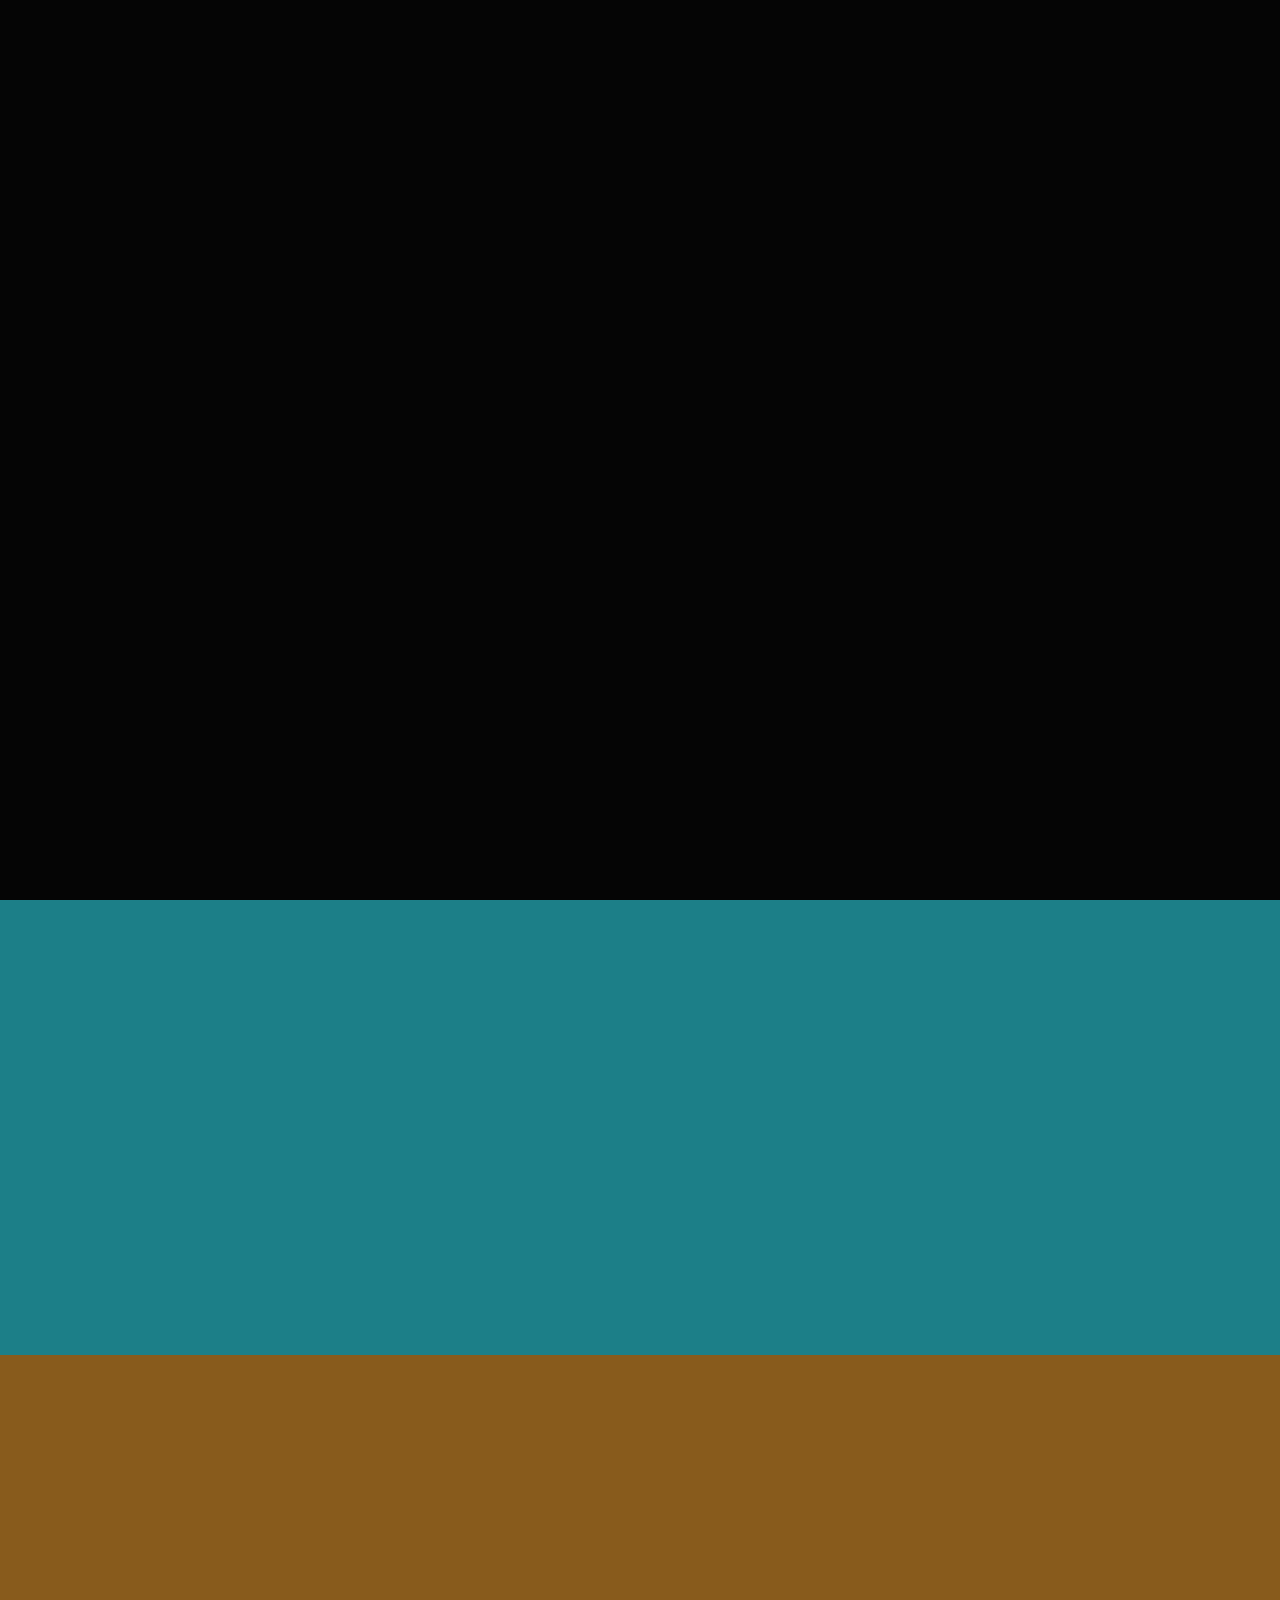
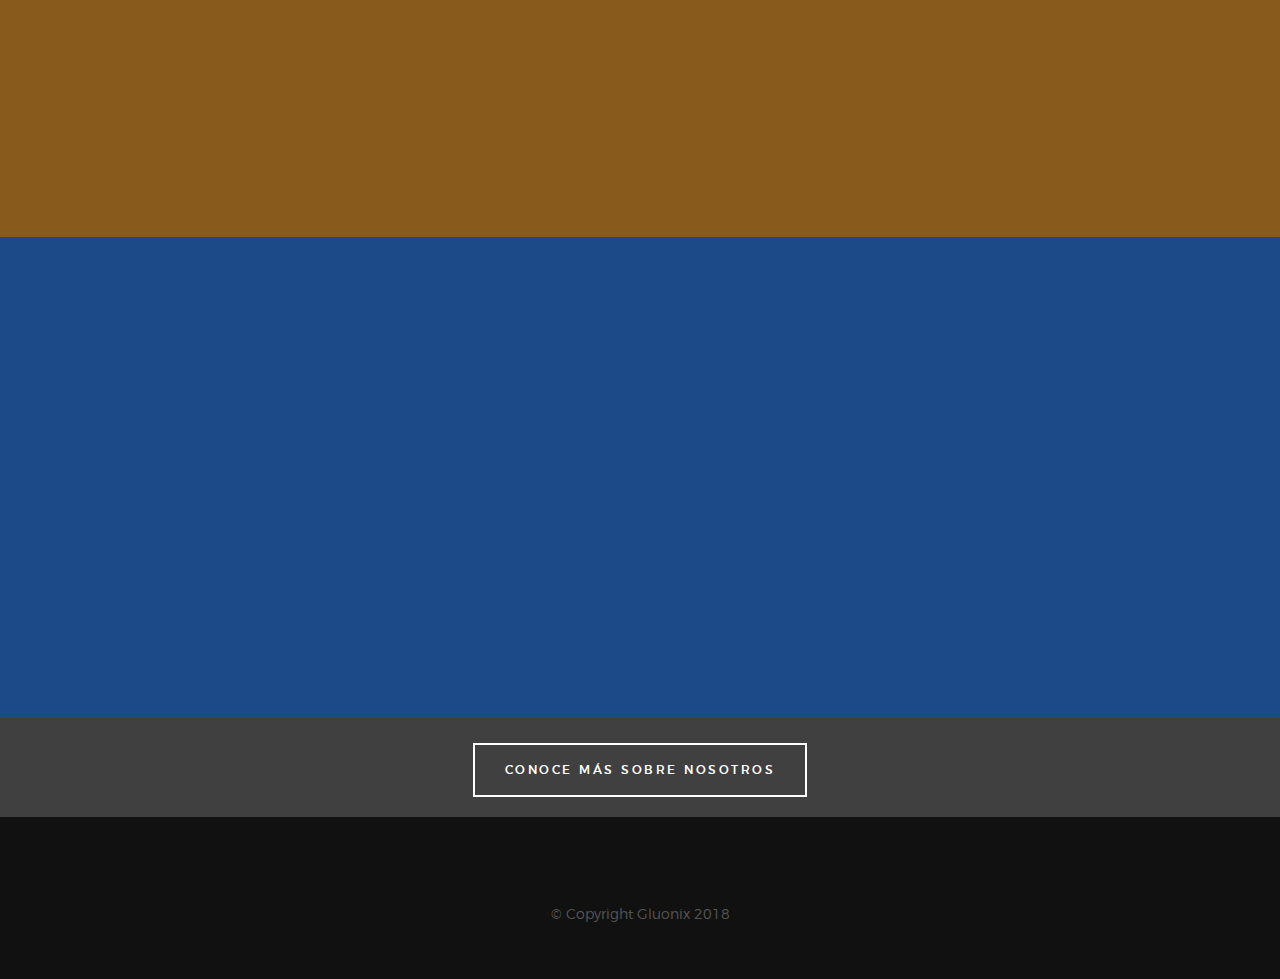
<file: es/services.html>
<!DOCTYPE html>
<!--[if lt IE 9 ]><html class="no-js oldie" lang="en"> <![endif]-->
<!--[if IE 9 ]><html class="no-js oldie ie9" lang="en"> <![endif]-->
<!--[if (gte IE 9)|!(IE)]><!-->
<html class="no-js" lang="es">
<!--<![endif]-->

<head>

    <!--- basic page needs
    ================================================== -->
    <meta charset="utf-8">
    <title>Gluonix</title>
    <meta name="description" content="">
    <meta name="author" content="">

    <!-- mobile specific metas
    ================================================== -->
    <meta name="viewport" content="width=device-width, initial-scale=1">

    <!-- CSS
    ================================================== -->
    <link rel="stylesheet" href="../css/base.css">
    <link rel="stylesheet" href="../css/vendor.css">
    <link rel="stylesheet" href="../css/main.css">
    <link rel="stylesheet" href="../css/gluonix.css">
    <style media="screen">
    .about-content__buttons {
        text-align: left;
    }

    .about-content__buttons .btn {
        width: auto;
        border-color: #FFFFFF;
        color: #FFFFFF;
        margin: 1.5rem 1.5rem 0 0;
        letter-spacing: .25rem;
        -webkit-transition: all 0.5s ease-in-out;
        transition: all 0.5s ease-in-out;
    }

    .about-content__buttons .btn:last-child {
        margin-right: 0;
    }

    .about-content__buttons .btn:hover,
    .about-content__buttons .btn:focus {
        background: #FFFFFF !important;
        color: #000000;
    }
    </style>


    <!-- script
    ================================================== -->
    <script src="../js/modernizr.js"></script>
    <script src="../js/pace.min.js"></script>

    <!-- favicons
    ================================================== -->
    <link rel="shortcut icon" href="../favicon.ico" type="image/x-icon">
    <link rel="icon" href="../favicon.ico" type="image/x-icon">

</head>

<body id="top">

    <!-- header
    ================================================== -->
    <header class="s-header">

        <div class="header-logo">
            <a href="../es/index.html">
                <img class="site-logo" src="../images/logo.png" alt="Homepage">
            </a>
        </div>

        <nav class="header-nav">

            <a href="#0" class="header-nav__close" title="close"><span>Close</span></a>

            <div class="header-nav__content">
                <img class="site-logo" src="../images/logo.png" alt="Homepage">

                <ul class="header-nav__list">
                    <li class="current"><a href="../es/index.html#home" title="home">Inicio</a></li>
                    <li><a href="about.html" title="../about">Acerca</a></li>
                    <li><a href="services.html" title="../services">Servicios</a></li>
                    <li><a href="about.html#clients" title="../clients">Clientes</a></li>
                    <li><a href="index.html#contact" title="../contact">Contacto</a></li>
                </ul>

                <a href="../services.html">EN</a> | <a href="/es/services.html">ES</a>

                <!-- <ul class="header-nav__social">
                    <li>
                        <a href="#"><i class="fa fa-facebook"></i></a>
                    </li>
                    <li>
                        <a href="#"><i class="fa fa-twitter"></i></a>
                    </li>
                    <li>
                        <a href="#"><i class="fa fa-linkedin"></i></a>
                    </li>
                    <li>
                        <a href="#"><i class="fa fa-github"></i></a>
                    </li>
                </ul> -->

            </div> <!-- end header-nav__content -->

        </nav>  <!-- end header-nav -->

        <a class="header-menu-toggle" href="#0">
            <span class="header-menu-text">Menu</span>
            <span class="header-menu-icon"></span>
        </a>

    </header> <!-- end s-header -->


    <!-- services
    ================================================== -->
    <section id='services' class="service service-main">

        <div class="row section-header has-bottom-sep" data-aos="fade-up">
            <div class="col-full">
                <h2 class="subhead">Lo que hacemos</h2>
                <h3 class="display-2">Ofrecemos soluciones de tecnología escalables y adaptables a los constantes cambios que demanda el mundo actual.</h3>
            </div>
        </div> <!-- end section-header -->

    </section> <!-- end s-services -->


    <!-- services
    ================================================== -->
    <section id='services' class="service service-web">

        <div class="row block-tab-full">

            <div class="col-block service-item" data-aos="fade-up">
                <div class="service-icon col-four">
                  <img src="../images/services/service_web.png" />
                </div>

                <div class="service-text col-seven">
                    <h2 class="h2">Desarrollo de aplicaciones web</h2>
                    <h3>Transforma tus ideas en soluciones de software</h3>
                    <p>Hacemos realidad tus ideas de negocios mediante el desarrollo de tecnología robusta y escalable. Gracias a las metodologías ágiles de desarrollo que utilizamos, nuestros clientes pueden ver el progreso de su proyecto semana tras semana.</p>

                    <!-- <div class="row">
                      <div class="service-icon col-two">
                        <img src="images/services/web-1.png" />
                      </div>
                      <div class="service-icon col-two">
                        <img src="images/services/web-2.png" />
                      </div>
                      <div class="service-icon col-two">
                        <img src="images/services/web-3.png" />
                      </div>
                    </div> -->

                </div>
            </div>
        </div> <!-- end services-list -->

    </section> <!-- end s-services -->

    <!-- services
    ================================================== -->
    <section id='services' class="service service-gam">

        <div class="row block-tab-full">

            <div class="col-block service-item" data-aos="fade-up">
                <div class="service-icon col-four">
                  <img src="../images/services/service_gamification.png" />
                </div>

                <div class="service-text col-seven">
                    <h2 class="h2">Gamificación</h2>
                    <h3>Lleva a tu negocio al siguiente nivel incorporando elementos de juegos</h3>
                    <p>En función de los objetivos de tu empresa, utilizamos las metodologías más modernas de desarrollo de juegos para determinar los mejores elementos y mecánicas del juego para integrarlos en tus procesos, así tus clientes y empleados podrán tener experiencias divertidas y atractivas con tu software.</p>

                    <!-- <div class="row">
                      <div class="service-icon col-two">
                        <img src="images/services/gami-1.png" />
                      </div>
                      <div class="service-icon col-two">
                        <img src="images/services/gami-2.png" />
                      </div>
                      <div class="service-icon col-two">
                        <img src="images/services/gami-3.png" />
                      </div>
                    </div> -->

                </div>
            </div>
        </div> <!-- end services-list -->

    </section> <!-- end s-services -->

    <!-- services
    ================================================== -->
    <section id='services' class="service service-ux">

        <div class="row block-tab-full">

            <div class="col-block service-item" data-aos="fade-up">
                <div class="service-icon col-four">
                  <img src="../images/services/service_ux.png" />
                </div>

                <div class="service-text col-seven">
                    <h2 class="h2">Diseño UX</h2>
                    <h3>Mejoramos la experiencia de uso de los productos de software de tu empresa</h3>
                    <p>Investigamos los hábitos y costumbres de los usuarios a los que va dirigido el proyecto y en base a los resultados, diseñamos productos centrados en el usuario que son evaluados antes de ser desarrollados para asegurarnos de la efectividad de los diseños.</p>

                    <!-- <div class="row">
                      <div class="service-icon col-two">
                        <img src="images/services/ux-1.png" />
                      </div>
                      <div class="service-icon col-two">
                        <img src="images/services/ux-2.png" />
                      </div>
                      <div class="service-icon col-two">
                        <img src="images/services/ux-3.png" />
                      </div>
                    </div> -->

                </div>
            </div>
        </div> <!-- end services-list -->

    </section> <!-- end s-services -->

    <!-- services
    ================================================== -->
    <section id='services' class="service service-consul">

        <div class="row block-tab-full">

            <div class="col-block service-item" data-aos="fade-up">
                <div class="service-icon col-four">
                  <img src="../images/services/service_consulting.png" />
                </div>

                <div class="service-text col-seven">
                    <h2 class="h2">Consultoría y Mantenimiento de aplicaciones</h2>
                    <h3>Integra tecnologías disruptivas en la transformación digital de tu empresa</h3>
                    <p>Como socio en tecnología, ofrecemos servicios de análisis de procesos, diseño de arquitecturas de bases de datos, rediseño o refactorización de código, integración de servicios y documentación de tecnologías web para tu empresa.</p>

                    <!-- <div class="row">
                      <div class="service-icon col-two">
                        <img src="images/services/consul-1.png" />
                      </div>
                      <div class="service-icon col-two">
                        <img src="images/services/consul-2.png" />
                      </div>
                      <div class="service-icon col-two">
                        <img src="images/services/consul-3.png" />
                      </div>
                    </div> -->

                </div>
            </div>
        </div> <!-- end services-list -->

    </section> <!-- end s-services -->

    <!-- clients
    ================================================== -->

    <section id='services' class="service service-main" style="padding-top: 10px">

      <div class="about-content__buttons">
        <center>
          <a href="../es/about.html" class="btn btn--stroke">
              Conoce más sobre nosotros
          </a>
        </center>
      </div>

    </section> <!-- end s-services -->


    <!-- footer
    ================================================== -->
    <footer>

        <div class="row footer-bottom">

            <div class="col-twelve">

                <div class="copyright">
                    <span>© Copyright Gluonix 2018</span>
                </div>

                <div class="go-top">
                    <a class="smoothscroll" title="Back to Top" href="#top"><i class="icon-arrow-up" aria-hidden="true"></i></a>
                </div>
            </div>

        </div> <!-- end footer-bottom -->

    </footer> <!-- end footer -->


    <!-- photoswipe background
    ================================================== -->
    <div aria-hidden="true" class="pswp" role="dialog" tabindex="-1">

        <div class="pswp__bg"></div>
        <div class="pswp__scroll-wrap">

            <div class="pswp__container">
                <div class="pswp__item"></div>
                <div class="pswp__item"></div>
                <div class="pswp__item"></div>
            </div>

            <div class="pswp__ui pswp__ui--hidden">
                <div class="pswp__top-bar">
                    <div class="pswp__counter"></div><button class="pswp__button pswp__button--close" title="Close (Esc)"></button> <button class="pswp__button pswp__button--share" title=
                    "Share"></button> <button class="pswp__button pswp__button--fs" title="Toggle fullscreen"></button> <button class="pswp__button pswp__button--zoom" title=
                    "Zoom in/out"></button>
                    <div class="pswp__preloader">
                        <div class="pswp__preloader__icn">
                            <div class="pswp__preloader__cut">
                                <div class="pswp__preloader__donut"></div>
                            </div>
                        </div>
                    </div>
                </div>
                <div class="pswp__share-modal pswp__share-modal--hidden pswp__single-tap">
                    <div class="pswp__share-tooltip"></div>
                </div><button class="pswp__button pswp__button--arrow--left" title="Previous (arrow left)"></button> <button class="pswp__button pswp__button--arrow--right" title=
                "Next (arrow right)"></button>
                <div class="pswp__caption">
                    <div class="pswp__caption__center"></div>
                </div>
            </div>

        </div>

    </div> <!-- end photoSwipe background -->


    <!-- preloader
    ================================================== -->
    <div id="preloader">
        <div id="loader">
            <div class="line-scale-pulse-out">
                <div></div>
                <div></div>
                <div></div>
                <div></div>
                <div></div>
            </div>
        </div>
    </div>


    <!-- Java Script
    ================================================== -->
    <script src="../js/jquery-3.2.1.min.js"></script>
    <script src="../js/plugins.js"></script>
    <script src="../js/main.js"></script>

</body>

</html>
</file>
<file: css/base.css>
/* ===================================================================
 *
 *  Glint v1.0 Base Stylesheet
 *  11-20-2017
 *  ------------------------------------------------------------------
 *
 *  TOC:
 *  # imports
 *  # normalize
 *  # basic/base setup styles
 *      ## Media
 *      ## Typography resets
 *      ## links
 *      ## inputs
 *  # grid
 *      ## medium size devices
 *      ## tablets
 *      ## mobile devices
 *      ## small mobile devices
 *  # block grids
 *      ## medium size devices
 *      ## tablets
 *      ## mobile devices
 *      ## small mobile devices
 *  # MISC
 *
 * =================================================================== */


/* ===================================================================
 * # imports
 *
 * ------------------------------------------------------------------- */
@import url("font-awesome/css/font-awesome.min.css");
@import url("micons/micons.css");
@import url("fonts.css");


/* ===================================================================
 * # normalize
 * normalize.css v5.0.0 | MIT License |
 * github.com/necolas/normalize.css
 *
 * ------------------------------------------------------------------- */
html {
    font-family: sans-serif;
    line-height: 1.15;
    -ms-text-size-adjust: 100%;
    -webkit-text-size-adjust: 100%;
}

body {
    margin: 0;
}

article,
aside,
footer,
header,
nav,
section {
    display: block;
}

h1 {
    font-size: 2em;
    margin: 0.67em 0;
}

figcaption,
figure,
main {
    display: block;
}

figure {
    margin: 1em 40px;
}

hr {
    box-sizing: content-box;
    height: 0;
    overflow: visible;
}

pre {
    font-family: monospace, monospace;
    font-size: 1em;
}

a {
    background-color: transparent;
    -webkit-text-decoration-skip: objects;
}

a:active,
a:hover {
    outline-width: 0;
}

abbr[title] {
    border-bottom: none;
    text-decoration: underline;
    text-decoration: underline dotted;
}

b,
strong {
    font-weight: inherit;
}

b,
strong {
    font-weight: bolder;
}

code,
kbd,
samp {
    font-family: monospace, monospace;
    font-size: 1em;
}

dfn {
    font-style: italic;
}

mark {
    background-color: #ff0;
    color: #000;
}

small {
    font-size: 80%;
}

sub,
sup {
    font-size: 75%;
    line-height: 0;
    position: relative;
    vertical-align: baseline;
}

sub {
    bottom: -0.25em;
}

sup {
    top: -0.5em;
}

audio,
video {
    display: inline-block;
}

audio:not([controls]) {
    display: none;
    height: 0;
}

img {
    max-width: 100%;
    max-height: 100%;
    height: inherit !important;
    border-style: none;
}

svg:not(:root) {
    overflow: hidden;
}

button,
input,
optgroup,
select,
textarea {
    font-family: sans-serif;
    font-size: 100%;
    line-height: 1.15;
    margin: 0;
}

button,
input {
    overflow: visible;
}

button,
select {
    text-transform: none;
}

button,
html [type="button"],
[type="reset"],
[type="submit"] {
    -webkit-appearance: button;
}

button::-moz-focus-inner,
[type="button"]::-moz-focus-inner,
[type="reset"]::-moz-focus-inner,
[type="submit"]::-moz-focus-inner {
    border-style: none;
    padding: 0;
}

button:-moz-focusring,
[type="button"]:-moz-focusring,
[type="reset"]:-moz-focusring,
[type="submit"]:-moz-focusring {
    outline: 1px dotted ButtonText;
}

fieldset {
    border: 1px solid #c0c0c0;
    margin: 0 2px;
    padding: 0.35em 0.625em 0.75em;
}

legend {
    box-sizing: border-box;
    color: inherit;
    display: table;
    max-width: 100%;
    padding: 0;
    white-space: normal;
}

progress {
    display: inline-block;
    vertical-align: baseline;
}

textarea {
    overflow: auto;
}

[type="checkbox"],
[type="radio"] {
    box-sizing: border-box;
    padding: 0;
}

[type="number"]::-webkit-inner-spin-button,
[type="number"]::-webkit-outer-spin-button {
    height: auto;
}

[type="search"] {
    -webkit-appearance: textfield;
    outline-offset: -2px;
}

[type="search"]::-webkit-search-cancel-button,
[type="search"]::-webkit-search-decoration {
    -webkit-appearance: none;
}

::-webkit-file-upload-button {
    -webkit-appearance: button;
    font: inherit;
}

details,
menu {
    display: block;
}

summary {
    display: list-item;
}

canvas {
    display: inline-block;
}

template {
    display: none;
}

[hidden] {
    display: none;
}


/* ===================================================================
 * # basic/base setup styles
 *
 * ------------------------------------------------------------------- */
html {
    font-size: 62.5%;
    box-sizing: border-box;
}

*,
*::before,
*::after {
    box-sizing: inherit;
}

body {
    font-weight: normal;
    line-height: 1;
    word-wrap: break-word;
    text-rendering: optimizeLegibility;
    -webkit-overflow-scrolling: touch;
    -webkit-text-size-adjust: none;
}

body,
input,
button {
    -moz-osx-font-smoothing: grayscale;
    -webkit-font-smoothing: antialiased;
}


/* -------------------------------------------------------------------
 * ## Media
 * ------------------------------------------------------------------- */

/* -------------------------------------------------------------------
 * ## Typography resets
 * ------------------------------------------------------------------- */
div,
dl,
dt,
dd,
ul,
ol,
li,
h1,
h2,
h3,
h4,
h5,
h6,
pre,
form,
p,
blockquote,
th,
td {
    margin: 0;
    padding: 0;
}

h1,
h2,
h3,
h4,
h5,
h6 {
    -webkit-font-smoothing: auto;
    -webkit-font-smoothing: antialiased;
    -webkit-font-variant-ligatures: common-ligatures;
    -moz-font-variant-ligatures: common-ligatures;
    font-variant-ligatures: common-ligatures;
    text-rendering: optimizeLegibility;
}

em,
i {
    font-style: italic;
    line-height: inherit;
}

strong,
b {
    font-weight: bold;
    line-height: inherit;
}

small {
    font-size: 60%;
    line-height: inherit;
}

ol,
ul {
    list-style: none;
}

li {
    display: block;
}


/* -------------------------------------------------------------------
 * ## links
 * ------------------------------------------------------------------- */
a {
    text-decoration: none;
    line-height: inherit;
}

a img {
    border: none;
}


/* -------------------------------------------------------------------
 * ## inputs
 * ------------------------------------------------------------------- */
fieldset {
    margin: 0;
    padding: 0;
}

input[type="email"],
input[type="number"],
input[type="search"],
input[type="text"],
input[type="tel"],
input[type="url"],
input[type="password"],
textarea {
    -webkit-appearance: none;
    -moz-appearance: none;
    -ms-appearance: none;
    -o-appearance: none;
    appearance: none;
}


/* ===================================================================
 * # grid
 *
 * ------------------------------------------------------------------- */
.row {
    width: 94%;
    max-width: 1200px;
    margin: 0 auto;
}

.row:after {
    content: "";
    display: table;
    clear: both;
}

.row .row {
    width: auto;
    max-width: none;
    margin-left: -20px;
    margin-right: -20px;
}


/* column blocks
 * -------------------------------------- */
[class*="col-"] {
    float: left;
    padding: 0 20px;
}

[class*="col-"]+[class*="col-"].end {
    float: right;
}


/* column width classes
 * -------------------------------------- */
.col-one {
    width: 8.33333%;
}

.col-two,
.col-1-6 {
    width: 16.66667%;
}

.col-three,
.col-1-4 {
    width: 25%;
}

.col-four,
.col-1-3 {
    width: 33.33333%;
}

.col-five {
    width: 41.66667%;
}

.col-six,
.col-1-2 {
    width: 50%;
}

.col-seven {
    width: 58.33333%;
}

.col-eight,
.col-2-3 {
    width: 66.66667%;
}

.col-nine,
.col-3-4 {
    width: 75%;
}

.col-ten,
.col-5-6 {
    width: 83.33333%;
}

.col-eleven {
    width: 91.66667%;
}

.col-twelve,
.col-full {
    width: 100%;
}


/* -------------------------------------------------------------------
 * ## medium size devices
 * ------------------------------------------------------------------- */
@media only screen and (max-width: 1200px) {
    .row .row {
        margin-left: -15px;
        margin-right: -15px;
    }
    [class*="col-"] {
        padding: 0 15px;
    }
    .md-two,
    .md-1-6 {
        width: 16.66667%;
    }
    .md-one {
        width: 8.33333%;
    }
    .md-three,
    .md-1-4 {
        width: 25%;
    }
    .md-four,
    .md-1-3 {
        width: 33.33333%;
    }
    .md-five {
        width: 41.66667%;
    }
    .md-six,
    .md-1-2 {
        width: 50%;
    }
    .md-seven {
        width: 58.33333%;
    }
    .md-eight,
    .md-2-3 {
        width: 66.66667%;
    }
    .md-nine,
    .md-3-4 {
        width: 75%;
    }
    .md-ten,
    .md-5-6 {
        width: 83.33333%;
    }
    .md-eleven {
        width: 91.66667%;
    }
    .md-twelve,
    .md-full {
        width: 100%;
    }
}


/* -------------------------------------------------------------------
 * ## tablets
 * ------------------------------------------------------------------- */
@media only screen and (max-width: 800px) {
    .row {
        width: 90%;
    }
    .tab-1-4 {
        width: 25%;
    }
    .tab-1-3 {
        width: 33.33333%;
    }
    .tab-1-2 {
        width: 50%;
    }
    .tab-2-3 {
        width: 66.66667%;
    }
    .tab-3-4 {
        width: 75%;
    }
    .tab-full {
        width: 100%;
    }
}


/* -------------------------------------------------------------------
 * ## mobile devices
 * ------------------------------------------------------------------- */
@media only screen and (max-width: 600px) {
    .row {
        width: auto;
        padding-left: 25px;
        padding-right: 25px;
    }
    .row .row {
        margin-left: -10px;
        margin-right: -10px;
    }
    [class*="col-"] {
        padding: 0 10px;
    }
    .mob-1-4 {
        width: 25%;
    }
    .mob-1-3 {
        width: 33.33333%;
    }
    .mob-1-2 {
        width: 50%;
    }
    .mob-2-3 {
        width: 66.66667%;
    }
    .mob-3-4 {
        width: 75%;
    }
    .mob-full {
        width: 100%;
    }
}


/* -------------------------------------------------------------------
 * ## small mobile devices
 * ------------------------------------------------------------------- */

/* stack columns on small mobile devices
 * ------------------------------------------------------------------- */

@media only screen and (max-width: 400px) {
    .row .row {
        padding-left: 0;
        padding-right: 0;
        margin-left: 0;
        margin-right: 0;
    }
    [class*="col-"] {
        width: 100% !important;
        float: none !important;
        clear: both !important;
        margin-left: 0;
        margin-right: 0;
        padding: 0;
    }
    [class*="col-"]+[class*="col-"].end {
        float: none;
    }
}


/* ===================================================================
 * # block grids
 * ------------------------------------------------------------------- */

/*   Equally-sized columns define at row level
 * ------------------------------------------------------------------- */
[class*="block-"]:after {
    content: "";
    display: table;
    clear: both;
}

.block-1-6 .col-block {
    width: 16.66667%;
}

.block-1-5 .col-block {
    width: 20%;
}

.block-1-4 .col-block {
    width: 25%;
}

.block-1-3 .col-block {
    width: 33.33333%;
}

.block-1-2 .col-block {
    width: 50%;
}


/**
 * Clearing for block grid columns. Allow columns with
 * different heights to align properly.
 */

.block-1-6 .col-block:nth-child(6n+1),
.block-1-5 .col-block:nth-child(5n+1),
.block-1-4 .col-block:nth-child(4n+1),
.block-1-3 .col-block:nth-child(3n+1),
.block-1-2 .col-block:nth-child(2n+1) {
    clear: both;
}


/* -------------------------------------------------------------------
 * ## medium size devices
 * ------------------------------------------------------------------- */
@media only screen and (max-width: 1200px) {
    .block-m-1-6 .col-block {
        width: 16.66667%;
    }
    .block-m-1-5 .col-block {
        width: 20%;
    }
    .block-m-1-4 .col-block {
        width: 25%;
    }
    .block-m-1-3 .col-block {
        width: 33.33333%;
    }
    .block-m-1-2 .col-block {
        width: 50%;
    }
    .block-m-full .col-block {
        width: 100%;
        clear: both;
    }
    [class*="block-m-"] .col-block:nth-child(n) {
        clear: none;
    }
    .block-m-1-6 .col-block:nth-child(6n+1),
    .block-m-1-5 .col-block:nth-child(5n+1),
    .block-m-1-4 .col-block:nth-child(4n+1),
    .block-m-1-3 .col-block:nth-child(3n+1),
    .block-m-1-2 .col-block:nth-child(2n+1) {
        clear: both;
    }
}


/* -------------------------------------------------------------------
 * ## tablets
 * ------------------------------------------------------------------- */
@media only screen and (max-width: 800px) {
    .block-tab-1-6 .col-block {
        width: 16.66667%;
    }
    .block-tab-1-5 .col-block {
        width: 20%;
    }
    .block-tab-1-4 .col-block {
        width: 25%;
    }
    .block-tab-1-3 .col-block {
        width: 33.33333%;
    }
    .block-tab-1-2 .col-block {
        width: 50%;
    }
    .block-tab-full .col-block {
        width: 100%;
        clear: both;
    }
    [class*="block-tab-"] .col-block:nth-child(n) {
        clear: none;
    }
    .block-tab-1-6 .col-block:nth-child(6n+1),
    .block-tab-1-6 .col-block:nth-child(5n+1),
    .block-tab-1-4 .col-block:nth-child(4n+1),
    .block-tab-1-3 .col-block:nth-child(3n+1),
    .block-tab-1-2 .col-block:nth-child(2n+1) {
        clear: both;
    }
}


/* -------------------------------------------------------------------
 * ## mobile devices
 * ------------------------------------------------------------------- */
@media only screen and (max-width: 600px) {
    .block-mob-1-6 .col-block {
        width: 16.66667%;
    }
    .block-mob-1-5 .col-block {
        width: 20%;
    }
    .block-mob-1-4 .col-block {
        width: 25%;
    }
    .block-mob-1-3 .col-block {
        width: 33.33333%;
    }
    .block-mob-1-2 .col-block {
        width: 50%;
    }
    .block-mob-full .col-block {
        width: 100%;
        clear: both;
    }
    [class*="block-mob-"] .col-block:nth-child(n) {
        clear: none;
    }
    .block-mob-1-6 .col-block:nth-child(6n+1),
    .block-mob-1-5 .col-block:nth-child(5n+1),
    .block-mob-1-4 .col-block:nth-child(4n+1),
    .block-mob-1-3 .col-block:nth-child(3n+1),
    .block-mob-1-2 .col-block:nth-child(2n+1) {
        clear: both;
    }
}


/* -------------------------------------------------------------------
 * ## small mobile devices
 * ------------------------------------------------------------------- */

/* stack columns on small mobile devices
 * ------------------------------------------------------------------- */

@media only screen and (max-width: 400px) {
    .stack .col-block {
        width: 100% !important;
        float: none !important;
        clear: both !important;
        margin-left: 0;
        margin-right: 0;
    }
}


/* ===================================================================
 * # MISC
 *
 * ------------------------------------------------------------------- */
.group:after {
    content: "";
    display: table;
    clear: both;
}


/* Misc Helper Styles
 * -------------------------------------- */
.is-hidden {
    display: none;
}

.is-invisible {
    visibility: hidden;
}

.antialiased {
    -webkit-font-smoothing: antialiased;
    -moz-osx-font-smoothing: grayscale;
}

.overflow-hidden {
    overflow: hidden;
}

.remove-bottom {
    margin-bottom: 0;
}

.half-bottom {
    margin-bottom: 1.5rem !important;
}

.add-bottom {
    margin-bottom: 3rem !important;
}

.no-border {
    border: none;
}

.full-width {
    width: 100%;
}

.text-center {
    text-align: center;
}

.text-left {
    text-align: left;
}

.text-right {
    text-align: right;
}

.pull-left {
    float: left;
}

.pull-right {
    float: right;
}

.align-center {
    margin-left: auto;
    margin-right: auto;
    text-align: center;
}


/*# sourceMappingURL=base.css.map */
</file>
<file: css/vendor.css>
/* =================================================================== 
 *
 *  Glint v1.0 Vendor/Third Party CSS 
 *  11-20-2017
 *  ------------------------------------------------------------------
 *
 *  TOC:
 *  # animate on scroll
 *  # slick slider
 *  # photoswipe
 *  # photoSwipe skin
 *
 * =================================================================== */


/* ===================================================================
 * # animate on scroll 
 * https://michalsnik.github.io/aos/
 *
 * ------------------------------------------------------------------- */
[data-aos][data-aos][data-aos-duration='50'], body[data-aos-duration='50'] [data-aos] {
    transition-duration: 50ms;
}

[data-aos][data-aos][data-aos-delay='50'], body[data-aos-delay='50'] [data-aos] {
    transition-delay: 0;
}

[data-aos][data-aos][data-aos-delay='50'].aos-animate, body[data-aos-delay='50'] [data-aos].aos-animate {
    transition-delay: 50ms;
}

[data-aos][data-aos][data-aos-duration='100'], body[data-aos-duration='100'] [data-aos] {
    transition-duration: .1s;
}

[data-aos][data-aos][data-aos-delay='100'], body[data-aos-delay='100'] [data-aos] {
    transition-delay: 0;
}

[data-aos][data-aos][data-aos-delay='100'].aos-animate, body[data-aos-delay='100'] [data-aos].aos-animate {
    transition-delay: .1s;
}

[data-aos][data-aos][data-aos-duration='150'], body[data-aos-duration='150'] [data-aos] {
    transition-duration: .15s;
}

[data-aos][data-aos][data-aos-delay='150'], body[data-aos-delay='150'] [data-aos] {
    transition-delay: 0;
}

[data-aos][data-aos][data-aos-delay='150'].aos-animate, body[data-aos-delay='150'] [data-aos].aos-animate {
    transition-delay: .15s;
}

[data-aos][data-aos][data-aos-duration='200'], body[data-aos-duration='200'] [data-aos] {
    transition-duration: .2s;
}

[data-aos][data-aos][data-aos-delay='200'], body[data-aos-delay='200'] [data-aos] {
    transition-delay: 0;
}

[data-aos][data-aos][data-aos-delay='200'].aos-animate, body[data-aos-delay='200'] [data-aos].aos-animate {
    transition-delay: .2s;
}

[data-aos][data-aos][data-aos-duration='250'], body[data-aos-duration='250'] [data-aos] {
    transition-duration: .25s;
}

[data-aos][data-aos][data-aos-delay='250'], body[data-aos-delay='250'] [data-aos] {
    transition-delay: 0;
}

[data-aos][data-aos][data-aos-delay='250'].aos-animate, body[data-aos-delay='250'] [data-aos].aos-animate {
    transition-delay: .25s;
}

[data-aos][data-aos][data-aos-duration='300'], body[data-aos-duration='300'] [data-aos] {
    transition-duration: .3s;
}

[data-aos][data-aos][data-aos-delay='300'], body[data-aos-delay='300'] [data-aos] {
    transition-delay: 0;
}

[data-aos][data-aos][data-aos-delay='300'].aos-animate, body[data-aos-delay='300'] [data-aos].aos-animate {
    transition-delay: .3s;
}

[data-aos][data-aos][data-aos-duration='350'], body[data-aos-duration='350'] [data-aos] {
    transition-duration: .35s;
}

[data-aos][data-aos][data-aos-delay='350'], body[data-aos-delay='350'] [data-aos] {
    transition-delay: 0;
}

[data-aos][data-aos][data-aos-delay='350'].aos-animate, body[data-aos-delay='350'] [data-aos].aos-animate {
    transition-delay: .35s;
}

[data-aos][data-aos][data-aos-duration='400'], body[data-aos-duration='400'] [data-aos] {
    transition-duration: .4s;
}

[data-aos][data-aos][data-aos-delay='400'], body[data-aos-delay='400'] [data-aos] {
    transition-delay: 0;
}

[data-aos][data-aos][data-aos-delay='400'].aos-animate, body[data-aos-delay='400'] [data-aos].aos-animate {
    transition-delay: .4s;
}

[data-aos][data-aos][data-aos-duration='450'], body[data-aos-duration='450'] [data-aos] {
    transition-duration: .45s;
}

[data-aos][data-aos][data-aos-delay='450'], body[data-aos-delay='450'] [data-aos] {
    transition-delay: 0;
}

[data-aos][data-aos][data-aos-delay='450'].aos-animate, body[data-aos-delay='450'] [data-aos].aos-animate {
    transition-delay: .45s;
}

[data-aos][data-aos][data-aos-duration='500'], body[data-aos-duration='500'] [data-aos] {
    transition-duration: .5s;
}

[data-aos][data-aos][data-aos-delay='500'], body[data-aos-delay='500'] [data-aos] {
    transition-delay: 0;
}

[data-aos][data-aos][data-aos-delay='500'].aos-animate, body[data-aos-delay='500'] [data-aos].aos-animate {
    transition-delay: .5s;
}

[data-aos][data-aos][data-aos-duration='550'], body[data-aos-duration='550'] [data-aos] {
    transition-duration: .55s;
}

[data-aos][data-aos][data-aos-delay='550'], body[data-aos-delay='550'] [data-aos] {
    transition-delay: 0;
}

[data-aos][data-aos][data-aos-delay='550'].aos-animate, body[data-aos-delay='550'] [data-aos].aos-animate {
    transition-delay: .55s;
}

[data-aos][data-aos][data-aos-duration='600'], body[data-aos-duration='600'] [data-aos] {
    transition-duration: .6s;
}

[data-aos][data-aos][data-aos-delay='600'], body[data-aos-delay='600'] [data-aos] {
    transition-delay: 0;
}

[data-aos][data-aos][data-aos-delay='600'].aos-animate, body[data-aos-delay='600'] [data-aos].aos-animate {
    transition-delay: .6s;
}

[data-aos][data-aos][data-aos-duration='650'], body[data-aos-duration='650'] [data-aos] {
    transition-duration: .65s;
}

[data-aos][data-aos][data-aos-delay='650'], body[data-aos-delay='650'] [data-aos] {
    transition-delay: 0;
}

[data-aos][data-aos][data-aos-delay='650'].aos-animate, body[data-aos-delay='650'] [data-aos].aos-animate {
    transition-delay: .65s;
}

[data-aos][data-aos][data-aos-duration='700'], body[data-aos-duration='700'] [data-aos] {
    transition-duration: .7s;
}

[data-aos][data-aos][data-aos-delay='700'], body[data-aos-delay='700'] [data-aos] {
    transition-delay: 0;
}

[data-aos][data-aos][data-aos-delay='700'].aos-animate, body[data-aos-delay='700'] [data-aos].aos-animate {
    transition-delay: .7s;
}

[data-aos][data-aos][data-aos-duration='750'], body[data-aos-duration='750'] [data-aos] {
    transition-duration: .75s;
}

[data-aos][data-aos][data-aos-delay='750'], body[data-aos-delay='750'] [data-aos] {
    transition-delay: 0;
}

[data-aos][data-aos][data-aos-delay='750'].aos-animate, body[data-aos-delay='750'] [data-aos].aos-animate {
    transition-delay: .75s;
}

[data-aos][data-aos][data-aos-duration='800'], body[data-aos-duration='800'] [data-aos] {
    transition-duration: .8s;
}

[data-aos][data-aos][data-aos-delay='800'], body[data-aos-delay='800'] [data-aos] {
    transition-delay: 0;
}

[data-aos][data-aos][data-aos-delay='800'].aos-animate, body[data-aos-delay='800'] [data-aos].aos-animate {
    transition-delay: .8s;
}

[data-aos][data-aos][data-aos-duration='850'], body[data-aos-duration='850'] [data-aos] {
    transition-duration: .85s;
}

[data-aos][data-aos][data-aos-delay='850'], body[data-aos-delay='850'] [data-aos] {
    transition-delay: 0;
}

[data-aos][data-aos][data-aos-delay='850'].aos-animate, body[data-aos-delay='850'] [data-aos].aos-animate {
    transition-delay: .85s;
}

[data-aos][data-aos][data-aos-duration='900'], body[data-aos-duration='900'] [data-aos] {
    transition-duration: .9s;
}

[data-aos][data-aos][data-aos-delay='900'], body[data-aos-delay='900'] [data-aos] {
    transition-delay: 0;
}

[data-aos][data-aos][data-aos-delay='900'].aos-animate, body[data-aos-delay='900'] [data-aos].aos-animate {
    transition-delay: .9s;
}

[data-aos][data-aos][data-aos-duration='950'], body[data-aos-duration='950'] [data-aos] {
    transition-duration: .95s;
}

[data-aos][data-aos][data-aos-delay='950'], body[data-aos-delay='950'] [data-aos] {
    transition-delay: 0;
}

[data-aos][data-aos][data-aos-delay='950'].aos-animate, body[data-aos-delay='950'] [data-aos].aos-animate {
    transition-delay: .95s;
}

[data-aos][data-aos][data-aos-duration='1000'], body[data-aos-duration='1000'] [data-aos] {
    transition-duration: 1s;
}

[data-aos][data-aos][data-aos-delay='1000'], body[data-aos-delay='1000'] [data-aos] {
    transition-delay: 0;
}

[data-aos][data-aos][data-aos-delay='1000'].aos-animate, body[data-aos-delay='1000'] [data-aos].aos-animate {
    transition-delay: 1s;
}

[data-aos][data-aos][data-aos-duration='1050'], body[data-aos-duration='1050'] [data-aos] {
    transition-duration: 1.05s;
}

[data-aos][data-aos][data-aos-delay='1050'], body[data-aos-delay='1050'] [data-aos] {
    transition-delay: 0;
}

[data-aos][data-aos][data-aos-delay='1050'].aos-animate, body[data-aos-delay='1050'] [data-aos].aos-animate {
    transition-delay: 1.05s;
}

[data-aos][data-aos][data-aos-duration='1100'], body[data-aos-duration='1100'] [data-aos] {
    transition-duration: 1.1s;
}

[data-aos][data-aos][data-aos-delay='1100'], body[data-aos-delay='1100'] [data-aos] {
    transition-delay: 0;
}

[data-aos][data-aos][data-aos-delay='1100'].aos-animate, body[data-aos-delay='1100'] [data-aos].aos-animate {
    transition-delay: 1.1s;
}

[data-aos][data-aos][data-aos-duration='1150'], body[data-aos-duration='1150'] [data-aos] {
    transition-duration: 1.15s;
}

[data-aos][data-aos][data-aos-delay='1150'], body[data-aos-delay='1150'] [data-aos] {
    transition-delay: 0;
}

[data-aos][data-aos][data-aos-delay='1150'].aos-animate, body[data-aos-delay='1150'] [data-aos].aos-animate {
    transition-delay: 1.15s;
}

[data-aos][data-aos][data-aos-duration='1200'], body[data-aos-duration='1200'] [data-aos] {
    transition-duration: 1.2s;
}

[data-aos][data-aos][data-aos-delay='1200'], body[data-aos-delay='1200'] [data-aos] {
    transition-delay: 0;
}

[data-aos][data-aos][data-aos-delay='1200'].aos-animate, body[data-aos-delay='1200'] [data-aos].aos-animate {
    transition-delay: 1.2s;
}

[data-aos][data-aos][data-aos-duration='1250'], body[data-aos-duration='1250'] [data-aos] {
    transition-duration: 1.25s;
}

[data-aos][data-aos][data-aos-delay='1250'], body[data-aos-delay='1250'] [data-aos] {
    transition-delay: 0;
}

[data-aos][data-aos][data-aos-delay='1250'].aos-animate, body[data-aos-delay='1250'] [data-aos].aos-animate {
    transition-delay: 1.25s;
}

[data-aos][data-aos][data-aos-duration='1300'], body[data-aos-duration='1300'] [data-aos] {
    transition-duration: 1.3s;
}

[data-aos][data-aos][data-aos-delay='1300'], body[data-aos-delay='1300'] [data-aos] {
    transition-delay: 0;
}

[data-aos][data-aos][data-aos-delay='1300'].aos-animate, body[data-aos-delay='1300'] [data-aos].aos-animate {
    transition-delay: 1.3s;
}

[data-aos][data-aos][data-aos-duration='1350'], body[data-aos-duration='1350'] [data-aos] {
    transition-duration: 1.35s;
}

[data-aos][data-aos][data-aos-delay='1350'], body[data-aos-delay='1350'] [data-aos] {
    transition-delay: 0;
}

[data-aos][data-aos][data-aos-delay='1350'].aos-animate, body[data-aos-delay='1350'] [data-aos].aos-animate {
    transition-delay: 1.35s;
}

[data-aos][data-aos][data-aos-duration='1400'], body[data-aos-duration='1400'] [data-aos] {
    transition-duration: 1.4s;
}

[data-aos][data-aos][data-aos-delay='1400'], body[data-aos-delay='1400'] [data-aos] {
    transition-delay: 0;
}

[data-aos][data-aos][data-aos-delay='1400'].aos-animate, body[data-aos-delay='1400'] [data-aos].aos-animate {
    transition-delay: 1.4s;
}

[data-aos][data-aos][data-aos-duration='1450'], body[data-aos-duration='1450'] [data-aos] {
    transition-duration: 1.45s;
}

[data-aos][data-aos][data-aos-delay='1450'], body[data-aos-delay='1450'] [data-aos] {
    transition-delay: 0;
}

[data-aos][data-aos][data-aos-delay='1450'].aos-animate, body[data-aos-delay='1450'] [data-aos].aos-animate {
    transition-delay: 1.45s;
}

[data-aos][data-aos][data-aos-duration='1500'], body[data-aos-duration='1500'] [data-aos] {
    transition-duration: 1.5s;
}

[data-aos][data-aos][data-aos-delay='1500'], body[data-aos-delay='1500'] [data-aos] {
    transition-delay: 0;
}

[data-aos][data-aos][data-aos-delay='1500'].aos-animate, body[data-aos-delay='1500'] [data-aos].aos-animate {
    transition-delay: 1.5s;
}

[data-aos][data-aos][data-aos-duration='1550'], body[data-aos-duration='1550'] [data-aos] {
    transition-duration: 1.55s;
}

[data-aos][data-aos][data-aos-delay='1550'], body[data-aos-delay='1550'] [data-aos] {
    transition-delay: 0;
}

[data-aos][data-aos][data-aos-delay='1550'].aos-animate, body[data-aos-delay='1550'] [data-aos].aos-animate {
    transition-delay: 1.55s;
}

[data-aos][data-aos][data-aos-duration='1600'], body[data-aos-duration='1600'] [data-aos] {
    transition-duration: 1.6s;
}

[data-aos][data-aos][data-aos-delay='1600'], body[data-aos-delay='1600'] [data-aos] {
    transition-delay: 0;
}

[data-aos][data-aos][data-aos-delay='1600'].aos-animate, body[data-aos-delay='1600'] [data-aos].aos-animate {
    transition-delay: 1.6s;
}

[data-aos][data-aos][data-aos-duration='1650'], body[data-aos-duration='1650'] [data-aos] {
    transition-duration: 1.65s;
}

[data-aos][data-aos][data-aos-delay='1650'], body[data-aos-delay='1650'] [data-aos] {
    transition-delay: 0;
}

[data-aos][data-aos][data-aos-delay='1650'].aos-animate, body[data-aos-delay='1650'] [data-aos].aos-animate {
    transition-delay: 1.65s;
}

[data-aos][data-aos][data-aos-duration='1700'], body[data-aos-duration='1700'] [data-aos] {
    transition-duration: 1.7s;
}

[data-aos][data-aos][data-aos-delay='1700'], body[data-aos-delay='1700'] [data-aos] {
    transition-delay: 0;
}

[data-aos][data-aos][data-aos-delay='1700'].aos-animate, body[data-aos-delay='1700'] [data-aos].aos-animate {
    transition-delay: 1.7s;
}

[data-aos][data-aos][data-aos-duration='1750'], body[data-aos-duration='1750'] [data-aos] {
    transition-duration: 1.75s;
}

[data-aos][data-aos][data-aos-delay='1750'], body[data-aos-delay='1750'] [data-aos] {
    transition-delay: 0;
}

[data-aos][data-aos][data-aos-delay='1750'].aos-animate, body[data-aos-delay='1750'] [data-aos].aos-animate {
    transition-delay: 1.75s;
}

[data-aos][data-aos][data-aos-duration='1800'], body[data-aos-duration='1800'] [data-aos] {
    transition-duration: 1.8s;
}

[data-aos][data-aos][data-aos-delay='1800'], body[data-aos-delay='1800'] [data-aos] {
    transition-delay: 0;
}

[data-aos][data-aos][data-aos-delay='1800'].aos-animate, body[data-aos-delay='1800'] [data-aos].aos-animate {
    transition-delay: 1.8s;
}

[data-aos][data-aos][data-aos-duration='1850'], body[data-aos-duration='1850'] [data-aos] {
    transition-duration: 1.85s;
}

[data-aos][data-aos][data-aos-delay='1850'], body[data-aos-delay='1850'] [data-aos] {
    transition-delay: 0;
}

[data-aos][data-aos][data-aos-delay='1850'].aos-animate, body[data-aos-delay='1850'] [data-aos].aos-animate {
    transition-delay: 1.85s;
}

[data-aos][data-aos][data-aos-duration='1900'], body[data-aos-duration='1900'] [data-aos] {
    transition-duration: 1.9s;
}

[data-aos][data-aos][data-aos-delay='1900'], body[data-aos-delay='1900'] [data-aos] {
    transition-delay: 0;
}

[data-aos][data-aos][data-aos-delay='1900'].aos-animate, body[data-aos-delay='1900'] [data-aos].aos-animate {
    transition-delay: 1.9s;
}

[data-aos][data-aos][data-aos-duration='1950'], body[data-aos-duration='1950'] [data-aos] {
    transition-duration: 1.95s;
}

[data-aos][data-aos][data-aos-delay='1950'], body[data-aos-delay='1950'] [data-aos] {
    transition-delay: 0;
}

[data-aos][data-aos][data-aos-delay='1950'].aos-animate, body[data-aos-delay='1950'] [data-aos].aos-animate {
    transition-delay: 1.95s;
}

[data-aos][data-aos][data-aos-duration='2000'], body[data-aos-duration='2000'] [data-aos] {
    transition-duration: 2s;
}

[data-aos][data-aos][data-aos-delay='2000'], body[data-aos-delay='2000'] [data-aos] {
    transition-delay: 0;
}

[data-aos][data-aos][data-aos-delay='2000'].aos-animate, body[data-aos-delay='2000'] [data-aos].aos-animate {
    transition-delay: 2s;
}

[data-aos][data-aos][data-aos-duration='2050'], body[data-aos-duration='2050'] [data-aos] {
    transition-duration: 2.05s;
}

[data-aos][data-aos][data-aos-delay='2050'], body[data-aos-delay='2050'] [data-aos] {
    transition-delay: 0;
}

[data-aos][data-aos][data-aos-delay='2050'].aos-animate, body[data-aos-delay='2050'] [data-aos].aos-animate {
    transition-delay: 2.05s;
}

[data-aos][data-aos][data-aos-duration='2100'], body[data-aos-duration='2100'] [data-aos] {
    transition-duration: 2.1s;
}

[data-aos][data-aos][data-aos-delay='2100'], body[data-aos-delay='2100'] [data-aos] {
    transition-delay: 0;
}

[data-aos][data-aos][data-aos-delay='2100'].aos-animate, body[data-aos-delay='2100'] [data-aos].aos-animate {
    transition-delay: 2.1s;
}

[data-aos][data-aos][data-aos-duration='2150'], body[data-aos-duration='2150'] [data-aos] {
    transition-duration: 2.15s;
}

[data-aos][data-aos][data-aos-delay='2150'], body[data-aos-delay='2150'] [data-aos] {
    transition-delay: 0;
}

[data-aos][data-aos][data-aos-delay='2150'].aos-animate, body[data-aos-delay='2150'] [data-aos].aos-animate {
    transition-delay: 2.15s;
}

[data-aos][data-aos][data-aos-duration='2200'], body[data-aos-duration='2200'] [data-aos] {
    transition-duration: 2.2s;
}

[data-aos][data-aos][data-aos-delay='2200'], body[data-aos-delay='2200'] [data-aos] {
    transition-delay: 0;
}

[data-aos][data-aos][data-aos-delay='2200'].aos-animate, body[data-aos-delay='2200'] [data-aos].aos-animate {
    transition-delay: 2.2s;
}

[data-aos][data-aos][data-aos-duration='2250'], body[data-aos-duration='2250'] [data-aos] {
    transition-duration: 2.25s;
}

[data-aos][data-aos][data-aos-delay='2250'], body[data-aos-delay='2250'] [data-aos] {
    transition-delay: 0;
}

[data-aos][data-aos][data-aos-delay='2250'].aos-animate, body[data-aos-delay='2250'] [data-aos].aos-animate {
    transition-delay: 2.25s;
}

[data-aos][data-aos][data-aos-duration='2300'], body[data-aos-duration='2300'] [data-aos] {
    transition-duration: 2.3s;
}

[data-aos][data-aos][data-aos-delay='2300'], body[data-aos-delay='2300'] [data-aos] {
    transition-delay: 0;
}

[data-aos][data-aos][data-aos-delay='2300'].aos-animate, body[data-aos-delay='2300'] [data-aos].aos-animate {
    transition-delay: 2.3s;
}

[data-aos][data-aos][data-aos-duration='2350'], body[data-aos-duration='2350'] [data-aos] {
    transition-duration: 2.35s;
}

[data-aos][data-aos][data-aos-delay='2350'], body[data-aos-delay='2350'] [data-aos] {
    transition-delay: 0;
}

[data-aos][data-aos][data-aos-delay='2350'].aos-animate, body[data-aos-delay='2350'] [data-aos].aos-animate {
    transition-delay: 2.35s;
}

[data-aos][data-aos][data-aos-duration='2400'], body[data-aos-duration='2400'] [data-aos] {
    transition-duration: 2.4s;
}

[data-aos][data-aos][data-aos-delay='2400'], body[data-aos-delay='2400'] [data-aos] {
    transition-delay: 0;
}

[data-aos][data-aos][data-aos-delay='2400'].aos-animate, body[data-aos-delay='2400'] [data-aos].aos-animate {
    transition-delay: 2.4s;
}

[data-aos][data-aos][data-aos-duration='2450'], body[data-aos-duration='2450'] [data-aos] {
    transition-duration: 2.45s;
}

[data-aos][data-aos][data-aos-delay='2450'], body[data-aos-delay='2450'] [data-aos] {
    transition-delay: 0;
}

[data-aos][data-aos][data-aos-delay='2450'].aos-animate, body[data-aos-delay='2450'] [data-aos].aos-animate {
    transition-delay: 2.45s;
}

[data-aos][data-aos][data-aos-duration='2500'], body[data-aos-duration='2500'] [data-aos] {
    transition-duration: 2.5s;
}

[data-aos][data-aos][data-aos-delay='2500'], body[data-aos-delay='2500'] [data-aos] {
    transition-delay: 0;
}

[data-aos][data-aos][data-aos-delay='2500'].aos-animate, body[data-aos-delay='2500'] [data-aos].aos-animate {
    transition-delay: 2.5s;
}

[data-aos][data-aos][data-aos-duration='2550'], body[data-aos-duration='2550'] [data-aos] {
    transition-duration: 2.55s;
}

[data-aos][data-aos][data-aos-delay='2550'], body[data-aos-delay='2550'] [data-aos] {
    transition-delay: 0;
}

[data-aos][data-aos][data-aos-delay='2550'].aos-animate, body[data-aos-delay='2550'] [data-aos].aos-animate {
    transition-delay: 2.55s;
}

[data-aos][data-aos][data-aos-duration='2600'], body[data-aos-duration='2600'] [data-aos] {
    transition-duration: 2.6s;
}

[data-aos][data-aos][data-aos-delay='2600'], body[data-aos-delay='2600'] [data-aos] {
    transition-delay: 0;
}

[data-aos][data-aos][data-aos-delay='2600'].aos-animate, body[data-aos-delay='2600'] [data-aos].aos-animate {
    transition-delay: 2.6s;
}

[data-aos][data-aos][data-aos-duration='2650'], body[data-aos-duration='2650'] [data-aos] {
    transition-duration: 2.65s;
}

[data-aos][data-aos][data-aos-delay='2650'], body[data-aos-delay='2650'] [data-aos] {
    transition-delay: 0;
}

[data-aos][data-aos][data-aos-delay='2650'].aos-animate, body[data-aos-delay='2650'] [data-aos].aos-animate {
    transition-delay: 2.65s;
}

[data-aos][data-aos][data-aos-duration='2700'], body[data-aos-duration='2700'] [data-aos] {
    transition-duration: 2.7s;
}

[data-aos][data-aos][data-aos-delay='2700'], body[data-aos-delay='2700'] [data-aos] {
    transition-delay: 0;
}

[data-aos][data-aos][data-aos-delay='2700'].aos-animate, body[data-aos-delay='2700'] [data-aos].aos-animate {
    transition-delay: 2.7s;
}

[data-aos][data-aos][data-aos-duration='2750'], body[data-aos-duration='2750'] [data-aos] {
    transition-duration: 2.75s;
}

[data-aos][data-aos][data-aos-delay='2750'], body[data-aos-delay='2750'] [data-aos] {
    transition-delay: 0;
}

[data-aos][data-aos][data-aos-delay='2750'].aos-animate, body[data-aos-delay='2750'] [data-aos].aos-animate {
    transition-delay: 2.75s;
}

[data-aos][data-aos][data-aos-duration='2800'], body[data-aos-duration='2800'] [data-aos] {
    transition-duration: 2.8s;
}

[data-aos][data-aos][data-aos-delay='2800'], body[data-aos-delay='2800'] [data-aos] {
    transition-delay: 0;
}

[data-aos][data-aos][data-aos-delay='2800'].aos-animate, body[data-aos-delay='2800'] [data-aos].aos-animate {
    transition-delay: 2.8s;
}

[data-aos][data-aos][data-aos-duration='2850'], body[data-aos-duration='2850'] [data-aos] {
    transition-duration: 2.85s;
}

[data-aos][data-aos][data-aos-delay='2850'], body[data-aos-delay='2850'] [data-aos] {
    transition-delay: 0;
}

[data-aos][data-aos][data-aos-delay='2850'].aos-animate, body[data-aos-delay='2850'] [data-aos].aos-animate {
    transition-delay: 2.85s;
}

[data-aos][data-aos][data-aos-duration='2900'], body[data-aos-duration='2900'] [data-aos] {
    transition-duration: 2.9s;
}

[data-aos][data-aos][data-aos-delay='2900'], body[data-aos-delay='2900'] [data-aos] {
    transition-delay: 0;
}

[data-aos][data-aos][data-aos-delay='2900'].aos-animate, body[data-aos-delay='2900'] [data-aos].aos-animate {
    transition-delay: 2.9s;
}

[data-aos][data-aos][data-aos-duration='2950'], body[data-aos-duration='2950'] [data-aos] {
    transition-duration: 2.95s;
}

[data-aos][data-aos][data-aos-delay='2950'], body[data-aos-delay='2950'] [data-aos] {
    transition-delay: 0;
}

[data-aos][data-aos][data-aos-delay='2950'].aos-animate, body[data-aos-delay='2950'] [data-aos].aos-animate {
    transition-delay: 2.95s;
}

[data-aos][data-aos][data-aos-duration='3000'], body[data-aos-duration='3000'] [data-aos] {
    transition-duration: 3s;
}

[data-aos][data-aos][data-aos-delay='3000'], body[data-aos-delay='3000'] [data-aos] {
    transition-delay: 0;
}

[data-aos][data-aos][data-aos-delay='3000'].aos-animate, body[data-aos-delay='3000'] [data-aos].aos-animate {
    transition-delay: 3s;
}

[data-aos][data-aos][data-aos-easing=linear], body[data-aos-easing=linear] [data-aos] {
    transition-timing-function: cubic-bezier(0.25, 0.25, 0.75, 0.75);
}

[data-aos][data-aos][data-aos-easing=ease], body[data-aos-easing=ease] [data-aos] {
    transition-timing-function: ease;
}

[data-aos][data-aos][data-aos-easing=ease-in], body[data-aos-easing=ease-in] [data-aos] {
    transition-timing-function: ease-in;
}

[data-aos][data-aos][data-aos-easing=ease-out], body[data-aos-easing=ease-out] [data-aos] {
    transition-timing-function: ease-out;
}

[data-aos][data-aos][data-aos-easing=ease-in-out], body[data-aos-easing=ease-in-out] [data-aos] {
    transition-timing-function: ease-in-out;
}

[data-aos][data-aos][data-aos-easing=ease-in-back], body[data-aos-easing=ease-in-back] [data-aos] {
    transition-timing-function: cubic-bezier(0.6, -0.28, 0.735, 0.045);
}

[data-aos][data-aos][data-aos-easing=ease-out-back], body[data-aos-easing=ease-out-back] [data-aos] {
    transition-timing-function: cubic-bezier(0.175, 0.885, 0.32, 1.275);
}

[data-aos][data-aos][data-aos-easing=ease-in-out-back], body[data-aos-easing=ease-in-out-back] [data-aos] {
    transition-timing-function: cubic-bezier(0.68, -0.55, 0.265, 1.55);
}

[data-aos][data-aos][data-aos-easing=ease-in-sine], body[data-aos-easing=ease-in-sine] [data-aos] {
    transition-timing-function: cubic-bezier(0.47, 0, 0.745, 0.715);
}

[data-aos][data-aos][data-aos-easing=ease-out-sine], body[data-aos-easing=ease-out-sine] [data-aos] {
    transition-timing-function: cubic-bezier(0.39, 0.575, 0.565, 1);
}

[data-aos][data-aos][data-aos-easing=ease-in-out-sine], body[data-aos-easing=ease-in-out-sine] [data-aos] {
    transition-timing-function: cubic-bezier(0.445, 0.05, 0.55, 0.95);
}

[data-aos][data-aos][data-aos-easing=ease-in-quad], body[data-aos-easing=ease-in-quad] [data-aos] {
    transition-timing-function: cubic-bezier(0.55, 0.085, 0.68, 0.53);
}

[data-aos][data-aos][data-aos-easing=ease-out-quad], body[data-aos-easing=ease-out-quad] [data-aos] {
    transition-timing-function: cubic-bezier(0.25, 0.46, 0.45, 0.94);
}

[data-aos][data-aos][data-aos-easing=ease-in-out-quad], body[data-aos-easing=ease-in-out-quad] [data-aos] {
    transition-timing-function: cubic-bezier(0.455, 0.03, 0.515, 0.955);
}

[data-aos][data-aos][data-aos-easing=ease-in-cubic], body[data-aos-easing=ease-in-cubic] [data-aos] {
    transition-timing-function: cubic-bezier(0.55, 0.085, 0.68, 0.53);
}

[data-aos][data-aos][data-aos-easing=ease-out-cubic], body[data-aos-easing=ease-out-cubic] [data-aos] {
    transition-timing-function: cubic-bezier(0.25, 0.46, 0.45, 0.94);
}

[data-aos][data-aos][data-aos-easing=ease-in-out-cubic], body[data-aos-easing=ease-in-out-cubic] [data-aos] {
    transition-timing-function: cubic-bezier(0.455, 0.03, 0.515, 0.955);
}

[data-aos][data-aos][data-aos-easing=ease-in-quart], body[data-aos-easing=ease-in-quart] [data-aos] {
    transition-timing-function: cubic-bezier(0.55, 0.085, 0.68, 0.53);
}

[data-aos][data-aos][data-aos-easing=ease-out-quart], body[data-aos-easing=ease-out-quart] [data-aos] {
    transition-timing-function: cubic-bezier(0.25, 0.46, 0.45, 0.94);
}

[data-aos][data-aos][data-aos-easing=ease-in-out-quart], body[data-aos-easing=ease-in-out-quart] [data-aos] {
    transition-timing-function: cubic-bezier(0.455, 0.03, 0.515, 0.955);
}

[data-aos^=fade][data-aos^=fade] {
    opacity: 0;
    transition-property: opacity, transform;
}

[data-aos^=fade][data-aos^=fade].aos-animate {
    opacity: 1;
    transform: translate(0);
}

[data-aos=fade-up] {
    transform: translateY(100px);
}

[data-aos=fade-down] {
    transform: translateY(-100px);
}

[data-aos=fade-right] {
    transform: translate(-100px);
}

[data-aos=fade-left] {
    transform: translate(100px);
}

[data-aos=fade-up-right] {
    transform: translate(-100px, 100px);
}

[data-aos=fade-up-left] {
    transform: translate(100px, 100px);
}

[data-aos=fade-down-right] {
    transform: translate(-100px, -100px);
}

[data-aos=fade-down-left] {
    transform: translate(100px, -100px);
}

[data-aos^=zoom][data-aos^=zoom] {
    opacity: 0;
    transition-property: opacity, transform;
}

[data-aos^=zoom][data-aos^=zoom].aos-animate {
    opacity: 1;
    transform: translate(0) scale(1);
}

[data-aos=zoom-in] {
    transform: scale(0.6);
}

[data-aos=zoom-in-up] {
    transform: translateY(100px) scale(0.6);
}

[data-aos=zoom-in-down] {
    transform: translateY(-100px) scale(0.6);
}

[data-aos=zoom-in-right] {
    transform: translate(-100px) scale(0.6);
}

[data-aos=zoom-in-left] {
    transform: translate(100px) scale(0.6);
}

[data-aos=zoom-out] {
    transform: scale(1.2);
}

[data-aos=zoom-out-up] {
    transform: translateY(100px) scale(1.2);
}

[data-aos=zoom-out-down] {
    transform: translateY(-100px) scale(1.2);
}

[data-aos=zoom-out-right] {
    transform: translate(-100px) scale(1.2);
}

[data-aos=zoom-out-left] {
    transform: translate(100px) scale(1.2);
}

[data-aos^=slide][data-aos^=slide] {
    transition-property: transform;
}

[data-aos^=slide][data-aos^=slide].aos-animate {
    transform: translate(0);
}

[data-aos=slide-up] {
    transform: translateY(100%);
}

[data-aos=slide-down] {
    transform: translateY(-100%);
}

[data-aos=slide-right] {
    transform: translateX(-100%);
}

[data-aos=slide-left] {
    transform: translateX(100%);
}

[data-aos^=flip][data-aos^=flip] {
    backface-visibility: hidden;
    transition-property: transform;
}

[data-aos=flip-left] {
    transform: perspective(2500px) rotateY(-100deg);
}

[data-aos=flip-left].aos-animate {
    transform: perspective(2500px) rotateY(0);
}

[data-aos=flip-right] {
    transform: perspective(2500px) rotateY(100deg);
}

[data-aos=flip-right].aos-animate {
    transform: perspective(2500px) rotateY(0);
}

[data-aos=flip-up] {
    transform: perspective(2500px) rotateX(-100deg);
}

[data-aos=flip-up].aos-animate {
    transform: perspective(2500px) rotateX(0);
}

[data-aos=flip-down] {
    transform: perspective(2500px) rotateX(100deg);
}

[data-aos=flip-down].aos-animate {
    transform: perspective(2500px) rotateX(0);
}


/*# sourceMappingURL=aos.css.map*/



/* ===================================================================
 * # slick slider
 *
 * ------------------------------------------------------------------- */
.slick-slider {
    position: relative;
    display: block;
    box-sizing: border-box;
    -webkit-touch-callout: none;
    -webkit-user-select: none;
    -khtml-user-select: none;
    -moz-user-select: none;
    -ms-user-select: none;
    user-select: none;
    -ms-touch-action: pan-y;
    touch-action: pan-y;
    -webkit-tap-highlight-color: transparent;
}

.slick-list {
    position: relative;
    overflow: hidden;
    display: block;
    margin: 0;
    padding: 0;
}

.slick-list:focus {
    outline: none;
}

.slick-list.dragging {
    cursor: pointer;
    cursor: hand;
}

.slick-slider .slick-track, .slick-slider .slick-list {
    -webkit-transform: translate3d(0, 0, 0);
    -moz-transform: translate3d(0, 0, 0);
    -ms-transform: translate3d(0, 0, 0);
    -o-transform: translate3d(0, 0, 0);
    transform: translate3d(0, 0, 0);
}

.slick-track {
    position: relative;
    left: 0;
    top: 0;
    display: block;
}

.slick-track:before, .slick-track:after {
    content: "";
    display: table;
}

.slick-track:after {
    clear: both;
}

.slick-loading .slick-track {
    visibility: hidden;
}

.slick-slide {
    float: left;
    height: 100%;
    min-height: 1px;
    display: none;
}

[dir="rtl"] .slick-slide {
    float: right;
}

.slick-slide img {
    display: block;
}

.slick-slide.slick-loading img {
    display: none;
}

.slick-slide.dragging img {
    pointer-events: none;
}

.slick-initialized .slick-slide {
    display: block;
}

.slick-loading .slick-slide {
    visibility: hidden;
}

.slick-vertical .slick-slide {
    display: block;
    height: auto;
    border: 1px solid transparent;
}

.slick-arrow.slick-hidden {
    display: none;
}



/* ===================================================================
 * # photoswipe
 *   PhotoSwipe main CSS by Dmitry Semenov 
 *   photoswipe.com | MIT license
 *
 * ------------------------------------------------------------------- */
/*! 
  # photoswipe
  PhotoSwipe main CSS by Dmitry Semenov | photoswipe.com | MIT license */

/*
	Styles for basic PhotoSwipe functionality (sliding area, open/close transitions)
*/

/* pswp = photoswipe */

.pswp {
    display: none;
    position: absolute;
    width: 100%;
    height: 100%;
    left: 0;
    top: 0;
    overflow: hidden;
    -ms-touch-action: none;
    touch-action: none;
    z-index: 1500;
    -webkit-text-size-adjust: 100%;
    /* create separate layer, to avoid paint on window.onscroll in webkit/blink */
    -webkit-backface-visibility: hidden;
    outline: none;
}

.pswp * {
    -webkit-box-sizing: border-box;
    box-sizing: border-box;
}

.pswp img {
    max-width: none;
}


/* style is added when JS option showHideOpacity is set to true */

.pswp--animate_opacity {
    /* 0.001, because opacity:0 doesn't trigger Paint action, which causes lag at start of transition */
    opacity: 0.001;
    will-change: opacity;
    /* for open/close transition */
    -webkit-transition: opacity 333ms cubic-bezier(0.4, 0, 0.22, 1);
    transition: opacity 333ms cubic-bezier(0.4, 0, 0.22, 1);
}

.pswp--open {
    display: block;
}

.pswp--zoom-allowed .pswp__img {
    /* autoprefixer: off */
    cursor: -webkit-zoom-in;
    cursor: -moz-zoom-in;
    cursor: zoom-in;
}

.pswp--zoomed-in .pswp__img {
    /* autoprefixer: off */
    cursor: -webkit-grab;
    cursor: -moz-grab;
    cursor: grab;
}

.pswp--dragging .pswp__img {
    /* autoprefixer: off */
    cursor: -webkit-grabbing;
    cursor: -moz-grabbing;
    cursor: grabbing;
}


/*
	Background is added as a separate element.
	As animating opacity is much faster than animating rgba() background-color.
*/

.pswp__bg {
    position: absolute;
    left: 0;
    top: 0;
    width: 100%;
    height: 100%;
    background: #000;
    opacity: 0;
    -webkit-transform: translateZ(0);
    transform: translateZ(0);
    -webkit-backface-visibility: hidden;
    will-change: opacity;
}

.pswp__scroll-wrap {
    position: absolute;
    left: 0;
    top: 0;
    width: 100%;
    height: 100%;
    overflow: hidden;
}

.pswp__container, .pswp__zoom-wrap {
    -ms-touch-action: none;
    touch-action: none;
    position: absolute;
    left: 0;
    right: 0;
    top: 0;
    bottom: 0;
}


/* Prevent selection and tap highlights */

.pswp__container, .pswp__img {
    -webkit-user-select: none;
    -moz-user-select: none;
    -ms-user-select: none;
    user-select: none;
    -webkit-tap-highlight-color: transparent;
    -webkit-touch-callout: none;
}

.pswp__zoom-wrap {
    position: absolute;
    width: 100%;
    -webkit-transform-origin: left top;
    -ms-transform-origin: left top;
    transform-origin: left top;
    /* for open/close transition */
    -webkit-transition: -webkit-transform 333ms cubic-bezier(0.4, 0, 0.22, 1);
    transition: transform 333ms cubic-bezier(0.4, 0, 0.22, 1);
}

.pswp__bg {
    will-change: opacity;
    /* for open/close transition */
    -webkit-transition: opacity 333ms cubic-bezier(0.4, 0, 0.22, 1);
    transition: opacity 333ms cubic-bezier(0.4, 0, 0.22, 1);
}

.pswp--animated-in .pswp__bg, .pswp--animated-in .pswp__zoom-wrap {
    -webkit-transition: none;
    transition: none;
}

.pswp__container, .pswp__zoom-wrap {
    -webkit-backface-visibility: hidden;
}

.pswp__item {
    position: absolute;
    left: 0;
    right: 0;
    top: 0;
    bottom: 0;
    overflow: hidden;
}

.pswp__img {
    position: absolute;
    width: auto;
    height: auto;
    top: 0;
    left: 0;
}


/*
	stretched thumbnail or div placeholder element (see below)
	style is added to avoid flickering in webkit/blink when layers overlap
*/

.pswp__img--placeholder {
    -webkit-backface-visibility: hidden;
}


/*
	div element that matches size of large image
	large image loads on top of it
*/

.pswp__img--placeholder--blank {
    background: #222;
}

.pswp--ie .pswp__img {
    width: 100% !important;
    height: auto !important;
    left: 0;
    top: 0;
}


/*
	Error message appears when image is not loaded
	(JS option errorMsg controls markup)
*/

.pswp__error-msg {
    position: absolute;
    left: 0;
    top: 50%;
    width: 100%;
    text-align: center;
    font-size: 14px;
    line-height: 16px;
    margin-top: -8px;
    color: #CCC;
}

.pswp__error-msg a {
    color: #CCC;
    text-decoration: underline;
}


/* ===================================================================
 * # photoSwipe skin
 *
 * ------------------------------------------------------------------- */

/*
    Contents:

    1. Buttons
    2. Share modal and links
    3. Index indicator ("1 of X" counter)
    4. Caption
    5. Loading indicator
    6. Additional styles (root element, top bar, idle state, hidden state, etc.)
*/


/* -------------------------------------------------------------------
 * ## 1. buttons
 * ------------------------------------------------------------------- */


/* <button> css reset */

.pswp__button {
    width: 44px;
    height: 44px;
    line-height: 1;
    position: relative;
    background: none;
    cursor: pointer;
    overflow: visible;
    -webkit-appearance: none;
    display: block;
    border: 0;
    padding: 0;
    margin: 0;
    float: right;
    opacity: 0.6;
    -webkit-transition: opacity 0.2s;
    transition: opacity 0.2s;
    -webkit-box-shadow: none;
    box-shadow: none;
}

.pswp__button:focus, .pswp__button:hover {
    opacity: 1;
    background-color: transparent;
}

.pswp__button:active {
    outline: none;
    opacity: 0.9;
}

.pswp__button::-moz-focus-inner {
    padding: 0;
    border: 0;
}


/* 
pswp__ui--over-close class it added when mouse is 
over element that should close gallery 
*/

.pswp__ui--over-close .pswp__button--close {
    opacity: 1;
}

.pswp__button, .pswp__button--arrow--left:before, .pswp__button--arrow--right:before {
    background: url(../images/photoswipe/default-skin.png) 0 0 no-repeat;
    background-size: 264px 88px;
    width: 44px;
    height: 44px;
}

@media (-webkit-min-device-pixel-ratio: 1.1), (-webkit-min-device-pixel-ratio: 1.09375), (min-resolution: 105dpi), (min-resolution: 1.1dppx) {
    /* Serve SVG sprite if browser supports SVG and resolution is more than 105dpi */
    .pswp--svg .pswp__button, .pswp--svg .pswp__button--arrow--left:before, .pswp--svg .pswp__button--arrow--right:before {
        background-image: url(images/photoswipe/default-skin.svg);
    }
    .pswp--svg .pswp__button--arrow--left, .pswp--svg .pswp__button--arrow--right {
        background: none;
    }
}

.pswp__button--close {
    background-position: 0 -44px;
}

.pswp__button--share {
    background-position: -44px -44px;
}

.pswp__button--fs {
    display: none;
}

.pswp--supports-fs .pswp__button--fs {
    display: block;
}

.pswp--fs .pswp__button--fs {
    background-position: -44px 0;
}

.pswp__button--zoom {
    display: none;
    background-position: -88px 0;
}

.pswp--zoom-allowed .pswp__button--zoom {
    display: block;
}

.pswp--zoomed-in .pswp__button--zoom {
    background-position: -132px 0;
}


/* no arrows on touch screens */

.pswp--touch .pswp__button--arrow--left, .pswp--touch .pswp__button--arrow--right {
    visibility: hidden;
}


/*
Arrow buttons hit area
(icon is added to :before pseudo-element)
*/

.pswp__button--arrow--left, .pswp__button--arrow--right {
    background: none;
    top: 50%;
    margin-top: -22px;
    width: 30px;
    height: 32px;
    position: absolute;
}

.pswp__button--arrow--left {
    left: 12px;
}

.pswp__button--arrow--right {
    right: 12px;
}

.pswp__button--arrow--left:before, .pswp__button--arrow--right:before {
    content: '';
    top: 0;
    background-color: rgba(0, 0, 0, 0.3);
    height: 30px;
    width: 32px;
    position: absolute;
    border-radius: 3px;
}

.pswp__button--arrow--left:before {
    left: 6px;
    background-position: -138px -44px;
}

.pswp__button--arrow--right:before {
    right: 6px;
    background-position: -94px -44px;
}


/* -------------------------------------------------------------------
 * ## 2. Share modal/popup and links
 * ------------------------------------------------------------------- */

.pswp__counter, .pswp__share-modal {
    -webkit-user-select: none;
    -moz-user-select: none;
    -ms-user-select: none;
    user-select: none;
}

.pswp__share-modal {
    display: block;
    background: rgba(0, 0, 0, 0.5);
    width: 100%;
    height: 100%;
    top: 0;
    left: 0;
    padding: 10px;
    position: absolute;
    z-index: 1600;
    opacity: 0;
    -webkit-transition: opacity 0.25s ease-out;
    transition: opacity 0.25s ease-out;
    -webkit-backface-visibility: hidden;
    will-change: opacity;
}

.pswp__share-modal--hidden {
    display: none;
}

.pswp__share-tooltip {
    z-index: 1620;
    position: absolute;
    background: #FFF;
    top: 56px;
    border-radius: 3px;
    display: block;
    width: auto;
    right: 44px;
    -webkit-box-shadow: 0 2px 5px rgba(0, 0, 0, 0.25);
    box-shadow: 0 2px 5px rgba(0, 0, 0, 0.25);
    -webkit-transform: translateY(6px);
    -ms-transform: translateY(6px);
    transform: translateY(6px);
    -webkit-transition: -webkit-transform 0.25s;
    transition: transform 0.25s;
    -webkit-backface-visibility: hidden;
    will-change: transform;
}

.pswp__share-tooltip a {
    display: block;
    padding: 9px 15px;
    color: #000;
    text-decoration: none;
    font-size: 13px;
    line-height: 18px;
}

.pswp__share-tooltip a:hover {
    text-decoration: none;
    color: #000;
}

.pswp__share-tooltip a:first-child {
    /* round corners on the first/last list item */
    border-radius: 3px 3px 0 0;
}

.pswp__share-tooltip a:last-child {
    border-radius: 0 0 3px 3px;
}

.pswp__share-modal--fade-in {
    opacity: 1;
}

.pswp__share-modal--fade-in .pswp__share-tooltip {
    -webkit-transform: translateY(0);
    -ms-transform: translateY(0);
    transform: translateY(0);
}


/* increase size of share links on touch devices */

.pswp--touch .pswp__share-tooltip a {
    padding: 16px 12px;
}

a.pswp__share--facebook:before {
    content: '';
    display: block;
    width: 0;
    height: 0;
    position: absolute;
    top: -12px;
    right: 15px;
    border: 6px solid transparent;
    border-bottom-color: #FFF;
    -webkit-pointer-events: none;
    -moz-pointer-events: none;
    pointer-events: none;
}

a.pswp__share--facebook:hover {
    background: #3E5C9A;
    color: #FFF;
}

a.pswp__share--facebook:hover:before {
    border-bottom-color: #3E5C9A;
}

a.pswp__share--twitter:hover {
    background: #55ACEE;
    color: #FFF;
}

a.pswp__share--pinterest:hover {
    background: #CCC;
    color: #CE272D;
}

a.pswp__share--download:hover {
    background: #DDD;
}


/* -------------------------------------------------------------------
 * ## 3. Index indicator ("1 of X" counter)
 * ------------------------------------------------------------------- */

.pswp__counter {
    position: absolute;
    left: 6px;
    top: 0;
    height: 44px;
    font-size: 13px;
    line-height: 44px;
    color: #FFF;
    opacity: 0.75;
    padding: 0 10px;
}


/* -------------------------------------------------------------------
 * ## 4. Caption
 * ------------------------------------------------------------------- */

.pswp__caption {
    position: absolute;
    left: 0;
    bottom: 0;
    width: 100%;
    min-height: 45px;
}

.pswp__caption h4 {
    font-size: 1.8rem;
    line-height: 1.333;
    margin: 0 0 .6rem;
    color: #FFFFFF;
}

.pswp__caption small {
    font-size: 11px;
    color: rgba(255, 255, 255, 0.5);
}

.pswp__caption__center {
    text-align: center;
    max-width: 900px;
    margin: 0 auto;
    font-size: 13px;
    padding: 10px;
    line-height: 20px;
    color: rgba(255, 255, 255, 0.5);
}

.pswp__caption--empty {
    display: none;
}


/* Fake caption element, used to calculate height of next/prev image */

.pswp__caption--fake {
    visibility: hidden;
}


/* -------------------------------------------------------------------
 * ## 5. Loading indicator (preloader)
 * You can play with it here - http://codepen.io/dimsemenov/pen/yyBWoR
 * ------------------------------------------------------------------- */

.pswp__preloader {
    width: 44px;
    height: 44px;
    position: absolute;
    top: 0;
    left: 50%;
    margin-left: -22px;
    opacity: 0;
    -webkit-transition: opacity 0.25s ease-out;
    transition: opacity 0.25s ease-out;
    will-change: opacity;
    direction: ltr;
}

.pswp__preloader__icn {
    width: 20px;
    height: 20px;
    margin: 12px;
}

.pswp__preloader--active {
    opacity: 1;
}

.pswp__preloader--active .pswp__preloader__icn {
    /* We use .gif in browsers that don't support CSS animation */
    background: url(..images/photoswipe/preloader.gif) 0 0 no-repeat;
}

.pswp--css_animation .pswp__preloader--active {
    opacity: 1;
}

.pswp--css_animation .pswp__preloader--active .pswp__preloader__icn {
    -webkit-animation: clockwise 500ms linear infinite;
    animation: clockwise 500ms linear infinite;
}

.pswp--css_animation .pswp__preloader--active .pswp__preloader__donut {
    -webkit-animation: donut-rotate 1000ms cubic-bezier(0.4, 0, 0.22, 1) infinite;
    animation: donut-rotate 1000ms cubic-bezier(0.4, 0, 0.22, 1) infinite;
}

.pswp--css_animation .pswp__preloader__icn {
    background: none;
    opacity: 0.75;
    width: 14px;
    height: 14px;
    position: absolute;
    left: 15px;
    top: 15px;
    margin: 0;
}

.pswp--css_animation .pswp__preloader__cut {
    /* 
			The idea of animating inner circle is based on Polymer ("material") loading indicator 
			 by Keanu Lee https://blog.keanulee.com/2014/10/20/the-tale-of-three-spinners.html
		*/
    position: relative;
    width: 7px;
    height: 14px;
    overflow: hidden;
}

.pswp--css_animation .pswp__preloader__donut {
    -webkit-box-sizing: border-box;
    box-sizing: border-box;
    width: 14px;
    height: 14px;
    border: 2px solid #FFF;
    border-radius: 50%;
    border-left-color: transparent;
    border-bottom-color: transparent;
    position: absolute;
    top: 0;
    left: 0;
    background: none;
    margin: 0;
}

@media screen and (max-width: 1024px) {
    .pswp__preloader {
        position: relative;
        left: auto;
        top: auto;
        margin: 0;
        float: right;
    }
}

@-webkit-keyframes clockwise {
    0% {
        -webkit-transform: rotate(0deg);
        transform: rotate(0deg);
    }
    100% {
        -webkit-transform: rotate(360deg);
        transform: rotate(360deg);
    }
}

@keyframes clockwise {
    0% {
        -webkit-transform: rotate(0deg);
        transform: rotate(0deg);
    }
    100% {
        -webkit-transform: rotate(360deg);
        transform: rotate(360deg);
    }
}

@-webkit-keyframes donut-rotate {
    0% {
        -webkit-transform: rotate(0);
        transform: rotate(0);
    }
    50% {
        -webkit-transform: rotate(-140deg);
        transform: rotate(-140deg);
    }
    100% {
        -webkit-transform: rotate(0);
        transform: rotate(0);
    }
}

@keyframes donut-rotate {
    0% {
        -webkit-transform: rotate(0);
        transform: rotate(0);
    }
    50% {
        -webkit-transform: rotate(-140deg);
        transform: rotate(-140deg);
    }
    100% {
        -webkit-transform: rotate(0);
        transform: rotate(0);
    }
}


/* -------------------------------------------------------------------
 * ## 6. additional styles
 * ------------------------------------------------------------------- */


/* root element of UI */

.pswp {
    font-family: "montserrat-regular", sans-serif;
}

.pswp__ui {
    -webkit-font-smoothing: auto;
    visibility: visible;
    opacity: 1;
    z-index: 1550;
}


/* top black bar with buttons and "1 of X" indicator */

.pswp__top-bar {
    position: absolute;
    left: 0;
    top: 0;
    height: 44px;
    width: 100%;
    padding: 0 6px;
}

.pswp__caption, .pswp__top-bar, .pswp--has_mouse .pswp__button--arrow--left, .pswp--has_mouse .pswp__button--arrow--right {
    -webkit-backface-visibility: hidden;
    will-change: opacity;
    -webkit-transition: opacity 333ms cubic-bezier(0.4, 0, 0.22, 1);
    transition: opacity 333ms cubic-bezier(0.4, 0, 0.22, 1);
}


/* pswp--has_mouse class is added only when two subsequent mousemove events occur */

.pswp--has_mouse .pswp__button--arrow--left, .pswp--has_mouse .pswp__button--arrow--right {
    visibility: visible;
}

.pswp__top-bar, .pswp__caption {
    background-color: rgba(0, 0, 0, 0.5);
}


/* pswp__ui--fit class is added when main image "fits" between top bar and bottom bar (caption) */

.pswp__ui--fit .pswp__top-bar, .pswp__ui--fit .pswp__caption {
    background-color: rgba(0, 0, 0, 0.3);
}


/* pswp__ui--idle class is added when mouse isn't moving for several seconds (JS option timeToIdle) */

.pswp__ui--idle .pswp__top-bar {
    opacity: 0;
}

.pswp__ui--idle .pswp__button--arrow--left, .pswp__ui--idle .pswp__button--arrow--right {
    opacity: 0;
}


/*
	pswp__ui--hidden class is added when controls are hidden
	e.g. when user taps to toggle visibility of controls
*/

.pswp__ui--hidden .pswp__top-bar, .pswp__ui--hidden .pswp__caption, .pswp__ui--hidden .pswp__button--arrow--left, .pswp__ui--hidden .pswp__button--arrow--right {
    /* Force paint & create composition layer for controls. */
    opacity: 0.001;
}


/* pswp__ui--one-slide class is added when there is just one item in gallery */

.pswp__ui--one-slide .pswp__button--arrow--left, .pswp__ui--one-slide .pswp__button--arrow--right, .pswp__ui--one-slide .pswp__counter {
    display: none;
}

.pswp__element--disabled {
    display: none !important;
}

.pswp--minimal--dark .pswp__top-bar {
    background: none;
}


/*# sourceMappingURL=vendor.css.map */
</file>
<file: css/main.css>
/* ===================================================================
 *
 *
 *  TOC:
 *  # base style overrides
 *      ## links
 *  # typography & general theme styles
 *      ## Lists
 *      ## responsive video container
 *      ## floated image
 *      ## tables
 *      ## Spacing
 *      ## pace.js styles - minimal
 *  # preloader
 *  # forms
 *      ## style placeholder text
 *      ## change autocomplete styles in chrome
 *  # buttons
 *  # additional components
 *      ## alert box
 *      ## additional typo styles
 *      ## skillbars
 *  # reusable and common theme styles
 *      ## display headings
 *      ## section header
 *      ## slick slider
 *  # header styles
 *      ## header logo
 *      ## main navigation
 *      ## mobile menu toggle
 *  # home
 *      ## home content
 *      ## home social
 *      ## home animations
 *  # about
 *      ## about stats
 *  # services
 *      ## services list
 *  # works
 *      ## bricks/masonry
 *  # clients
 *      ## slider
 *      ## testimonials
 *  # contact
 *      ## loader animation
 *  # footer
 *      ## footer main
 *      ## footer bottom
 *      ## go to top
 *
 *
 * =================================================================== */


/* ===================================================================
 * # base style overrides
 *
 * ------------------------------------------------------------------- */
html {
    font-size: 10px;
}

@media only screen and (max-width: 400px) {
    html {
        font-size: 9.411764705882353px;
    }
}

html, body {
    height: 100%;
}

body {
    background: #111111;
    font-family: "montserrat-medium", sans-serif;
    font-size: 1.7rem;
    font-style: normal;
    font-weight: normal;
    line-height: 1.765;
    color: #757575;
    margin: 0;
    padding: 0;
}


/* -------------------------------------------------------------------
 * ## links
 * ------------------------------------------------------------------- */
a {
    color: #0087cc;
    -webkit-transition: all 0.3s ease-in-out;
    transition: all 0.3s ease-in-out;
}

a:hover, a:focus, a:active {
    color: #7A34C5;
}

a:hover, a:active {
    outline: 0;
}



/* ===================================================================
 * # typography & general theme styles
 *
 * ------------------------------------------------------------------- */
h1, h2, h3, h4, h5, h6,
.h1, .h2, .h3, .h4, .h5, .h6 {
    font-family: "montserrat-medium", sans-serif;
    color: #000000;
    font-style: normal;
    font-weight: normal;
    text-rendering: optimizeLegibility;
}

h1, .h1, h2, .h2, h3, .h3, h4, .h4 {
    margin-top: 6rem;
    margin-bottom: 1.8rem;
}

@media only screen and (max-width: 600px) {
    h1, .h1, h2, .h2, h3, .h3, h4, .h4 {
        margin-top: 5.1rem;
    }
}

h5, .h5, h6, .h6 {
    margin-top: 4.2rem;
    margin-bottom: 1.5rem;
}

@media only screen and (max-width: 600px) {
    h5, .h5, h6, .h6 {
        margin-top: 3.6rem;
        margin-bottom: 0.9rem;
    }
}

h1, .h1 {
    font-size: 3.6rem;
    line-height: 1.25;
    letter-spacing: -.1rem;
}

@media only screen and (max-width: 600px) {
    h1, .h1 {
        font-size: 3.3rem;
        letter-spacing: -.07rem;
    }
}

h2, .h2 {
    font-size: 3rem;
    line-height: 1.3;
}

h3, .h3 {
    font-size: 2.4rem;
    line-height: 1.25;
}

h4, .h4 {
    font-size: 2.1rem;
    line-height: 1.286;
}

h5, .h5 {
    font-size: 1.6rem;
    line-height: 1.313;
}

h6, .h6 {
    font-size: 1.3rem;
    line-height: 1.385;
    text-transform: uppercase;
    letter-spacing: .16rem;
}

p img {
    margin: 0;
}

p.lead {
    font-family: "montserrat-regular", sans-serif;
    font-size: 2rem;
    font-weight: 300;
    line-height: 1.8;
    margin-bottom: 3.6rem;
    color: #000000;
}

@media only screen and (max-width: 800px) {
    p.lead {
        font-size: 1.8rem;
    }
}

em, i, strong, b {
    font-size: inherit;
    line-height: inherit;
    font-style: normal;
    font-weight: normal;
}

em, i {
    font-family: "lora-italic", serif;
}

strong, b {
    font-family: "lora-bold", serif;
}

small {
    font-size: 1.2rem;
    line-height: inherit;
}

blockquote {
    margin: 3.9rem 0;
    padding-left: 4.5rem;
    position: relative;
}

blockquote:before {
    content: "\201C";
    font-size: 10rem;
    line-height: 0px;
    margin: 0;
    color: rgba(0, 0, 0, 0.25);
    font-family: arial, sans-serif;
    position: absolute;
    top: 3.6rem;
    left: 0;
}

blockquote p {
    font-family: "montserrat-regular", sans-serif;
    padding: 0;
    font-size: 2.1rem;
    line-height: 1.857;
    color: #111111;
}

blockquote cite {
    display: block;
    font-family: "montserrat-regular", sans-serif;
    font-size: 1.4rem;
    font-style: normal;
    line-height: 1.5;
}

blockquote cite:before {
    content: "\2014 \0020";
}

blockquote cite a, blockquote cite a:visited {
    color: #828282;
    border: none;
}

abbr {
    font-family: "lora-bold", serif;
    font-variant: small-caps;
    text-transform: lowercase;
    letter-spacing: .05rem;
    color: #828282;
}

var, kbd, samp, code, pre {
    font-family: Consolas, "Andale Mono", Courier, "Courier New", monospace;
}

pre {
    padding: 2.4rem 3rem 3rem;
    background: #F1F1F1;
    overflow-x: auto;
}

code {
    font-size: 1.4rem;
    margin: 0 .2rem;
    padding: .3rem .6rem;
    white-space: nowrap;
    background: #F1F1F1;
    border: 1px solid #E1E1E1;
    border-radius: 3px;
}

pre > code {
    display: block;
    white-space: pre;
    line-height: 2;
    padding: 0;
    margin: 0;
}

pre.prettyprint > code {
    border: none;
}

del {
    text-decoration: line-through;
}

abbr[title], dfn[title] {
    border-bottom: 1px dotted;
    cursor: help;
    text-decoration: none;
}

mark {
    background: #ffd900;
    color: #000000;
}

hr {
    border: solid rgba(0, 0, 0, 0.1);
    border-width: 1px 0 0;
    clear: both;
    margin: 2.4rem 0 1.5rem;
    height: 0;
}


/* -------------------------------------------------------------------
 * ## Lists
 * ------------------------------------------------------------------- */
ol {
    list-style: decimal;
}

ul {
    list-style: disc;
}

li {
    display: list-item;
}

ol, ul {
    margin-left: 1.7rem;
}

ul li {
    padding-left: .4rem;
}

ul ul, ul ol, ol ol, ol ul {
    margin: .6rem 0 .6rem 1.7rem;
}

ul.disc li {
    display: list-item;
    list-style: none;
    padding: 0 0 0 .8rem;
    position: relative;
}

ul.disc li::before {
    content: "";
    display: inline-block;
    width: 8px;
    height: 8px;
    border-radius: 50%;
    background: #7A34C5;
    position: absolute;
    left: -17px;
    top: 11px;
    vertical-align: middle;
}

dt {
    margin: 0;
    color: #7A34C5;
}

dd {
    margin: 0 0 0 2rem;
}


/* -------------------------------------------------------------------
 * ## responsive video container
 * ------------------------------------------------------------------- */
.video-container {
    position: relative;
    padding-bottom: 56.25%;
    height: 0;
    overflow: hidden;
}

.video-container iframe,
.video-container object,
.video-container embed,
.video-container video {
    position: absolute;
    top: 0;
    left: 0;
    width: 100%;
    height: 100%;
}


/* -------------------------------------------------------------------
 * ## floated image
 * ------------------------------------------------------------------- */
img.pull-right {
    margin: 1.5rem 0 0 3rem;
}

img.pull-left {
    margin: 1.5rem 3rem 0 0;
}


/* -------------------------------------------------------------------
 * ## tables
 * ------------------------------------------------------------------- */
table {
    border-width: 0;
    width: 100%;
    max-width: 100%;
    font-family: "lora-regular", serif;
}

th, td {
    padding: 1.5rem 3rem;
    text-align: left;
    border-bottom: 1px solid #E8E8E8;
}

th {
    color: #000000;
    font-family: "montserrat-bold", sans-serif;
}

td {
    line-height: 1.5;
}

th:first-child, td:first-child {
    padding-left: 0;
}

th:last-child, td:last-child {
    padding-right: 0;
}

.table-responsive {
    overflow-x: auto;
    -webkit-overflow-scrolling: touch;
}


/* -------------------------------------------------------------------
 * ## Spacing
 * ------------------------------------------------------------------- */
button, .btn {
    margin-bottom: 1.2rem;
}

fieldset {
    margin-bottom: 1.5rem;
}

input,
textarea,
select,
pre,
blockquote,
figure,
table,
p,
ul,
ol,
dl,
form,
.video-container,
.cl-custom-select {
    margin-bottom: 3rem;
}


/* -------------------------------------------------------------------
 * ## pace.js styles - minimal
 * ------------------------------------------------------------------- */
.pace {
    -webkit-pointer-events: none;
    pointer-events: none;
    -webkit-user-select: none;
    -moz-user-select: none;
    user-select: none;
}

.pace-inactive {
    display: none;
}

.pace .pace-progress {
    background: #7A34C5;
    position: fixed;
    z-index: 900;
    top: 0;
    right: 100%;
    width: 100%;
    height: 4px;
}

.oldie .pace {
    display: none;
}



/* ===================================================================
 * # preloader
 *
 * ------------------------------------------------------------------- */
#preloader {
    position: fixed;
    top: 0;
    left: 0;
    right: 0;
    bottom: 0;
    background: #050505;
    z-index: 800;
    height: 100%;
    width: 100%;
    display: table;
}

.no-js #preloader, .oldie #preloader {
    display: none;
}

#loader {
    display: table-cell;
    text-align: center;
    vertical-align: middle;
}

.line-scale-pulse-out > div {
    background-color: #7A34C5;
    width: 4px;
    height: 35px;
    border-radius: 2px;
    margin: 2px;
    -webkit-animation-fill-mode: both;
    animation-fill-mode: both;
    display: inline-block;
    -webkit-animation: line-scale-pulse-out 0.9s -0.6s infinite cubic-bezier(0.85, 0.25, 0.37, 0.85);
    animation: line-scale-pulse-out 0.9s -0.6s infinite cubic-bezier(0.85, 0.25, 0.37, 0.85);
}

.line-scale-pulse-out > div:nth-child(2), .line-scale-pulse-out > div:nth-child(4) {
    -webkit-animation-delay: -0.4s !important;
    animation-delay: -0.4s !important;
}

.line-scale-pulse-out > div:nth-child(1), .line-scale-pulse-out > div:nth-child(5) {
    -webkit-animation-delay: -0.2s !important;
    animation-delay: -0.2s !important;
}

@-webkit-keyframes line-scale-pulse-out {
    0% {
        -webkit-transform: scaley(1);
        transform: scaley(1);
    }
    50% {
        -webkit-transform: scaley(0.4);
        transform: scaley(0.4);
    }
    100% {
        -webkit-transform: scaley(1);
        transform: scaley(1);
    }
}

@keyframes line-scale-pulse-out {
    0% {
        -webkit-transform: scaley(1);
        transform: scaley(1);
    }
    50% {
        -webkit-transform: scaley(0.4);
        transform: scaley(0.4);
    }
    100% {
        -webkit-transform: scaley(1);
        transform: scaley(1);
    }
}



/* ===================================================================
 * # forms
 *
 * ------------------------------------------------------------------- */
fieldset {
    border: none;
}

input[type="email"],
input[type="number"],
input[type="search"],
input[type="text"],
input[type="tel"],
input[type="url"],
input[type="password"],
textarea,
select {
    display: block;
    height: 6rem;
    padding: 1.5rem 0;
    border: 0;
    outline: none;
    color: #333333;
    font-family: "montserrat-light", sans-serif;
    font-size: 1.4rem;
    line-height: 3rem;
    max-width: 100%;
    background: transparent;
    border-bottom: 2px solid rgba(0, 0, 0, 0.15);
    -webkit-transition: all 0.3s ease-in-out;
    transition: all 0.3s ease-in-out;
}

.cl-custom-select {
    position: relative;
    padding: 0;
}

.cl-custom-select select {
    -webkit-appearance: none;
    -moz-appearance: none;
    -ms-appearance: none;
    -o-appearance: none;
    appearance: none;
    text-indent: 0.01px;
    text-overflow: '';
    margin: 0;
    line-height: 3rem;
    vertical-align: middle;
}

.cl-custom-select select option {
    padding-left: 2rem;
    padding-right: 2rem;
}

.cl-custom-select select::-ms-expand {
    display: none;
}

.cl-custom-select::after {
    border-bottom: 2px solid rgba(0, 0, 0, 0.5);
    border-right: 2px solid rgba(0, 0, 0, 0.5);
    content: '';
    display: block;
    height: 8px;
    width: 8px;
    margin-top: -7px;
    pointer-events: none;
    position: absolute;
    right: 2.4rem;
    top: 50%;
    -webkit-transform-origin: 66% 66%;
    -ms-transform-origin: 66% 66%;
    transform-origin: 66% 66%;
    -webkit-transform: rotate(45deg);
    -ms-transform: rotate(45deg);
    transform: rotate(45deg);
    -webkit-transition: all 0.15s ease-in-out;
    transition: all 0.15s ease-in-out;
}


/* IE9 and below */

.oldie .cl-custom-select::after {
    display: none;
}

textarea {
    min-height: 25rem;
}

input[type="email"]:focus,
input[type="number"]:focus,
input[type="search"]:focus,
input[type="text"]:focus,
input[type="tel"]:focus,
input[type="url"]:focus,
input[type="password"]:focus,
textarea:focus,
select:focus {
    color: #000000;
    border-bottom: 2px solid black;
}

label, legend {
    font-family: "montserrat-regular", sans-serif;
    font-size: 1.4rem;
    font-weight: bold;
    margin-bottom: .9rem;
    line-height: 1.714;
    color: #000000;
    display: block;
}

input[type="checkbox"], input[type="radio"] {
    display: inline;
}

label > .label-text {
    display: inline-block;
    margin-left: 1rem;
    font-family: "montserrat-regular", sans-serif;
    font-weight: normal;
    line-height: inherit;
}

label > input[type="checkbox"],
label > input[type="radio"] {
    margin: 0;
    position: relative;
    top: .15rem;
}


/* -------------------------------------------------------------------
 * ## style placeholder text
 * ------------------------------------------------------------------- */
::-webkit-input-placeholder {
    color: #828282;
}

:-moz-placeholder {
    color: #828282;
    /* Firefox 18- */
}

::-moz-placeholder {
    color: #828282;
    /* Firefox 19+ */
}

:-ms-input-placeholder {
    color: #828282;
}

.placeholder {
    color: #828282 !important;
}


/* -------------------------------------------------------------------
 * ## change autocomplete styles in chrome
 * ------------------------------------------------------------------- */
input:-webkit-autofill,
input:-webkit-autofill:hover,
input:-webkit-autofill:focus input:-webkit-autofill,
textarea:-webkit-autofill,
textarea:-webkit-autofill:hover textarea:-webkit-autofill:focus,
select:-webkit-autofill,
select:-webkit-autofill:hover,
select:-webkit-autofill:focus {
    -webkit-text-fill-color: #7A34C5;
    transition: background-color 5000s ease-in-out 0s;
}



/* ===================================================================
 * # buttons
 *
 * ------------------------------------------------------------------- */
.btn,
button,
input[type="submit"],
input[type="reset"],
input[type="button"] {
    display: inline-block;
    font-family: "montserrat-medium", sans-serif;
    font-size: 1.2rem;
    text-transform: uppercase;
    letter-spacing: .3rem;
    height: 5.4rem;
    line-height: calc(5.4rem - .4rem);
    padding: 0 3rem;
    margin: 0 .3rem 1.2rem 0;
    color: #000000;
    text-decoration: none;
    text-align: center;
    white-space: nowrap;
    cursor: pointer;
    -webkit-transition: all 0.3s ease-in-out;
    transition: all 0.3s ease-in-out;
    background-color: #c5c5c5;
    border: .2rem solid #c5c5c5;
}

.btn:hover,
button:hover,
input[type="submit"]:hover,
input[type="reset"]:hover,
input[type="button"]:hover,
.btn:focus,
button:focus,
input[type="submit"]:focus,
input[type="reset"]:focus,
input[type="button"]:focus {
    background-color: #b8b8b8;
    border-color: #b8b8b8;
    color: #000000;
    outline: 0;
}


/* button primary
 * ------------------------------------------------- */

.btn.btn--primary,
button.btn--primary,
input[type="submit"].btn--primary,
input[type="reset"].btn--primary,
input[type="button"].btn--primary {
    background: #7A34C5;
    border-color: #7A34C5;
    color: #FFFFFF;
}

.btn.btn--primary:hover,
button.btn--primary:hover,
input[type="submit"].btn--primary:hover,
input[type="reset"].btn--primary:hover,
input[type="button"].btn--primary:hover,
.btn.btn--primary:focus,
button.btn--primary:focus,
input[type="submit"].btn--primary:focus,
input[type="reset"].btn--primary:focus,
input[type="button"].btn--primary:focus {
    background: #33a242;
    border-color: #33a242;
}


/* button modifiers
 * ------------------------------------------------- */

.btn.full-width, button.full-width {
    width: 100%;
    margin-right: 0;
}

.btn--medium, button.btn--medium {
    height: 5.7rem !important;
    line-height: calc(5.7rem - .4rem) !important;
}

.btn--large, button.btn--large {
    height: 6rem !important;
    line-height: calc(6rem - .4rem) !important;
}

.btn--stroke, button.btn--stroke {
    background: transparent !important;
    border: 0.2rem solid #7A34C5;
    color: #7A34C5;
}

.btn--stroke:hover, button.btn--stroke:hover {
    border: 0.2rem solid #000000;
    color: #000000;
}

.btn--pill, button.btn--pill {
    padding-left: 3rem !important;
    padding-right: 3rem !important;
    border-radius: 1000px !important;
}

button::-moz-focus-inner, input::-moz-focus-inner {
    border: 0;
    padding: 0;
}


/* ===================================================================
 * # additional components
 *
 * ------------------------------------------------------------------- */


/* -------------------------------------------------------------------
 * ## alert box
 * ------------------------------------------------------------------- */
.alert-box {
    padding: 2.1rem 4rem 2.1rem 3rem;
    position: relative;
    margin-bottom: 3rem;
    border-radius: 3px;
    font-family: "montserrat-regular", sans-serif;
    font-size: 1.5rem;
    line-height: 1.6;
}

.alert-box__close {
    position: absolute;
    right: 1.8rem;
    top: 1.8rem;
    cursor: pointer;
}

.alert-box__close.fa {
    font-size: 12px;
}

.alert-box--error {
    background-color: #ffd1d2;
    color: #e65153;
}

.alert-box--success {
    background-color: #c8e675;
    color: #758c36;
}

.alert-box--info {
    background-color: #d7ecfb;
    color: #4a95cc;
}

.alert-box--notice {
    background-color: #fff099;
    color: #bba31b;
}


/* -------------------------------------------------------------------
 * ## additional typo styles
 * ------------------------------------------------------------------- */


/* drop cap
 * ----------------------------------------------- */
.drop-cap:first-letter {
    float: left;
    margin: 0;
    padding: 1.5rem .6rem 0 0;
    font-size: 8.4rem;
    font-family: "montserrat-regular", sans-serif;
    font-weight: bold;
    line-height: 6rem;
    text-indent: 0;
    background: transparent;
    color: #000000;
}


/* line definition style
 * ----------------------------------------------- */
.lining dt, .lining dd {
    display: inline;
    margin: 0;
}

.lining dt + dt:before, .lining dd + dt:before {
    content: "\A";
    white-space: pre;
}

.lining dd + dd:before {
    content: ", ";
}

.lining dd + dd:before {
    content: ", ";
}

.lining dd:before {
    content: ": ";
    margin-left: -0.2em;
}


/* dictionary definition style
 * ----------------------------------------------- */
.dictionary-style dt {
    display: inline;
    counter-reset: definitions;
}

.dictionary-style dt + dt:before {
    content: ", ";
    margin-left: -0.2em;
}

.dictionary-style dd {
    display: block;
    counter-increment: definitions;
}

.dictionary-style dd:before {
    content: counter(definitions, decimal) ". ";
}


/**
 * Pull Quotes
 * -----------
 * markup:
 *
 * <aside class="pull-quote">
 *		<blockquote>
 *			<p></p>
 *		</blockquote>
 *	</aside>
 *
 * --------------------------------------------------------------------- */

.pull-quote {
    position: relative;
    padding: 2.1rem 3rem 2.1rem 0px;
}

.pull-quote:before, .pull-quote:after {
    height: 1em;
    position: absolute;
    font-size: 10rem;
    font-family: Arial, Sans-Serif;
    color: rgba(0, 0, 0, 0.25);
}

.pull-quote:before {
    content: "\201C";
    top: -3.6rem;
    left: 0;
}

.pull-quote:after {
    content: '\201D';
    bottom: 3.6rem;
    right: 0;
}

.pull-quote blockquote {
    margin: 0;
}

.pull-quote blockquote:before {
    content: none;
}


/**
 * Stats Tab
 * ---------
 * markup:
 *
 * <ul class="stats-tabs">
 *		<li><a href="#">[value]<em>[name]</em></a></li>
 *	</ul>
 *
 * Extend this object into your markup.
 *
 * --------------------------------------------------------------------- */

.stats-tabs {
    padding: 0;
    margin: 3rem 0;
}

.stats-tabs li {
    display: inline-block;
    margin: 0 1.5rem 3rem 0;
    padding: 0 1.5rem 0 0;
    border-right: 1px solid rgba(0, 0, 0, 0.1);
}

.stats-tabs li:last-child {
    margin: 0;
    padding: 0;
    border: none;
}

.stats-tabs li a {
    display: inline-block;
    font-size: 2.5rem;
    font-family: "montserrat-regular", sans-serif;
    font-weight: bold;
    border: none;
    color: #000000;
}

.stats-tabs li a:hover {
    color: #7A34C5;
}

.stats-tabs li a em {
    display: block;
    margin: .6rem 0 0 0;
    font-size: 1.4rem;
    font-family: "montserrat-regular", sans-serif;
    color: #828282;
}


/* -------------------------------------------------------------------
 * ## skillbars
 * ------------------------------------------------------------------- */
.skill-bars {
    list-style: none;
    margin: 6rem 0 3rem;
}

.skill-bars li {
    height: .6rem;
    background: #c9c9c9;
    width: 100%;
    margin-bottom: 6.9rem;
    padding: 0;
    position: relative;
}

.skill-bars li strong {
    position: absolute;
    left: 0;
    top: -3rem;
    font-family: "montserrat-bold", sans-serif;
    color: #000000;
    text-transform: uppercase;
    letter-spacing: .2rem;
    font-size: 1.4rem;
    line-height: 2.4rem;
}

.skill-bars li .progress {
    background: #000000;
    position: relative;
    height: 100%;
}

.skill-bars li .progress span {
    position: absolute;
    right: 0;
    top: -3.6rem;
    display: block;
    font-family: "montserrat-regular", sans-serif;
    color: #FFFFFF;
    font-size: 1.1rem;
    line-height: 1;
    background: #000000;
    padding: .6rem .6rem;
    border-radius: 3px;
}

.skill-bars li .progress span::after {
    position: absolute;
    left: 50%;
    bottom: -5px;
    margin-left: -5px;
    border-right: 5px solid transparent;
    border-left: 5px solid transparent;
    border-top: 5px solid #000000;
    content: "";
}

.skill-bars li .percent5  { width: 5%; }
.skill-bars li .percent10 { width: 10%; }
.skill-bars li .percent15 { width: 15%; }
.skill-bars li .percent20 { width: 20%; }
.skill-bars li .percent25 { width: 25%; }
.skill-bars li .percent30 { width: 30%; }
.skill-bars li .percent35 { width: 35%; }
.skill-bars li .percent40 { width: 40%; }
.skill-bars li .percent45 { width: 45%; }
.skill-bars li .percent50 { width: 50%; }
.skill-bars li .percent55 { width: 55%; }
.skill-bars li .percent60 { width: 60%; }
.skill-bars li .percent65 { width: 65%; }
.skill-bars li .percent70 { width: 70%; }
.skill-bars li .percent75 { width: 75%; }
.skill-bars li .percent80 { width: 80%; }
.skill-bars li .percent85 { width: 85%; }
.skill-bars li .percent90 { width: 90%; }
.skill-bars li .percent95 { width: 95%; }
.skill-bars li .percent100 { width: 100%; }



/* ===================================================================
 * # reusable and common theme styles
 *
 * ------------------------------------------------------------------- */
.wide {
    max-width: 1400px;
}

.narrow {
    max-width: 800px;
}


/* -------------------------------------------------------------------
 * ## display headings
 * ------------------------------------------------------------------- */
.display-1 {
    font-family: "montserrat-medium", sans-serif;
    font-size: 7.8rem;
    line-height: 1.25;
    color: #000000;
    margin-top: 0;
}

.display-1--light {
    color: #FFFFFF;
}

.display-2 {
    font-family: "montserrat-medium", sans-serif;
    font-size: 3rem;
    line-height: 1.255;
    color: #000000;
    margin-top: 0;
}

.display-2--light {
    color: #FFFFFF;
}
.display-2--bold {
  color: #FFFFFF;
    font-weight: bold;
    font-size: 2rem;
}

.subhead + .display-2 {
    margin-top: .6rem;
}

.subhead {
    font-family: "montserrat-bold", sans-serif;
    font-size: 1.7rem;
    line-height: 1.333;
    text-transform: uppercase;
    letter-spacing: .25rem;
    color: #7A34C5;
    margin-top: 0;
    margin-bottom: 0;
}

.subhead--dark {
    color: #000000;
}


/* -------------------------------------------------------------------
 * responsive:
 * display headings
 * ------------------------------------------------------------------- */
@media only screen and (max-width: 1200px) {
    .display-1 {
        font-size: 7.2rem;
    }
    .display-2 {
        font-size: 3rem;
    }
}

@media only screen and (max-width: 800px) {
    .display-1 {
        font-size: 6.5rem;
    }
    .display-2 {
        font-size: 2rem;
    }
}

@media only screen and (max-width: 600px) {
    .display-1 {
        font-size: 5rem;
    }
    .display-2 {
        font-size: 3.3rem;
    }
    .subhead {
        font-size: 1.5rem;
    }
}

@media only screen and (max-width: 400px) {
    .display-1 {
        font-size: 4.2rem;
    }
    .display-2 {
        font-size: 2rem;
    }
}


/* -------------------------------------------------------------------
 * ## section header
 * ------------------------------------------------------------------- */
.section-header {
    text-align: center;
    position: relative;
    margin-bottom: 3.6rem;
    max-width: 960px;
}

.section-header.has-bottom-sep {
    padding-bottom: 2.1rem;
    position: relative;
}

.section-header.has-bottom-sep::before {
    content: "";
    display: inline-block;
    height: 1px;
    width: 550px;
    background-color: rgba(0, 0, 0, 0.1);
    position: absolute;
    bottom: 0;
    left: 50%;
    -webkit-transform: translateX(-50%);
    -ms-transform: translateX(-50%);
    transform: translateX(-50%);
}

.section-header.has-bottom-sep.light-sep::before {
    background-color: rgba(255, 255, 255, 0.05);
}


/* -------------------------------------------------------------------
 * responsive:
 * section-header
 * ------------------------------------------------------------------- */
@media only screen and (max-width: 1200px) {
    .section-header {
        max-width: 800px;
    }
}

@media only screen and (max-width: 900px) {
    .section-header {
        max-width: 700px;
    }
}

@media only screen and (max-width: 800px) {
    .s-clients {
        padding-bottom: 8rem;
    }
    .section-header.has-bottom-sep::before {
        width: 400px;
    }
}

@media only screen and (max-width: 600px) {
    .section-header.has-bottom-sep {
        padding-bottom: 0;
    }
    .section-header.has-bottom-sep::before {
        width: 250px;
    }
}


/* -------------------------------------------------------------------
 * ## slick slider
 * ------------------------------------------------------------------- */
.slick-slider .slick-slide {
    outline: none;
}

.slick-slider .slick-dots {
    display: block;
    list-style: none;
    width: 100%;
    padding: 0;
    margin: 3rem 0 0 0;
    text-align: center;
    position: absolute;
    top: 100%;
    left: 0;
}

.slick-slider .slick-dots li {
    display: inline-block;
    width: 27px;
    height: 27px;
    margin: 0;
    padding: 9px;
    cursor: pointer;
}

.slick-slider .slick-dots li button {
    display: block;
    width: 10px;
    height: 10px;
    border-radius: 50%;
    background: #959595;
    border: none;
    line-height: 10px;
    padding: 0;
    margin: 0;
    cursor: pointer;
    font: 0/0 a;
    text-shadow: none;
    color: transparent;
}

.slick-slider .slick-dots li button:hover,
.slick-slider .slick-dots li button:focus {
    outline: none;
}

.slick-slider .slick-dots li.slick-active button,
.slick-slider .slick-dots li:hover button {
    background: #7A34C5;
}



/* ===================================================================
 * # header styles
 *
 * ------------------------------------------------------------------- */
.s-header {
    width: 100%;
    height: 96px;
    background-color: transparent;
    position: absolute;
    top: 0;
    z-index: 500;
}


/* -------------------------------------------------------------------
 * ## header logo
 * ------------------------------------------------------------------- */
.header-logo {
    display: inline-block;
    position: absolute;
    margin: 0;
    padding: 0;
    left: 40px;
    top: 50%;
    -webkit-transform: translateY(-50%);
    -ms-transform: translateY(-50%);
    transform: translateY(-50%);
    z-index: 501;
}

.header-logo a {
    display: block;
    margin: 9px 0 0 0;
    padding: 0;
    outline: 0;
    border: none;
    width: 80px;
    -webkit-transition: all 0.3s ease-in-out;
    transition: all 0.3s ease-in-out;
}


/* -------------------------------------------------------------------
 * ## main navigation
 * ------------------------------------------------------------------- */
.header-nav {
    background: #0C0C0C;
    color: rgba(255, 255, 255, 0.25);
    font-family: "montserrat-light", sans-serif;
    font-size: 1.3rem;
    line-height: 1.846;
    padding: 3.6rem 3rem 3.6rem 3.6rem;
    height: 100%;
    width: 280px;
    position: fixed;
    right: 0;
    top: 0;
    z-index: 700;
    overflow-y: auto;
    overflow-x: hidden;
    -webkit-transition: all 0.5s ease;
    transition: all 0.5s ease;
    -webkit-transform: translateZ(0);
    -webkit-backface-visibility: hidden;
    -webkit-transform: translateX(100%);
    -ms-transform: translateX(100%);
    transform: translateX(100%);
    visibility: hidden;
}

.header-nav a, .header-nav a:visited {
    color: rgba(255, 255, 255, 0.5);
}

.header-nav a:hover,
.header-nav a:focus,
.header-nav a:active {
    color: white;
}

.header-nav h3 {
    font-family: "montserrat-semibold", sans-serif;
    font-size: 11px;
    line-height: 1.5;
    text-transform: uppercase;
    letter-spacing: .25rem;
    margin-bottom: 4.8rem;
    margin-top: .9rem;
    color: #7A34C5;
}

.header-nav p {
    margin-bottom: 2.7rem;
}

.header-nav__content {
    position: relative;
    left: 50px;
    opacity: 0;
    visibility: hidden;
}

.header-nav__list {
    font-family: "montserrat-regular", sans-serif;
    font-size: 1.8rem;
    margin: 3.6rem 0 3rem 0;
    padding: 0 0 1.8rem 0;
    list-style: none;
}

.header-nav__list li {
    padding-left: 0;
    line-height: 4.5rem;
}

.header-nav__list a,
.header-nav__list a:visited {
    color: #FFFFFF;
}

.header-nav__social {
    list-style: none;
    display: inline-block;
    margin: 0;
    font-size: 1.8rem;
}

.header-nav__social li {
    margin-right: 12px;
    padding-left: 0;
    display: inline-block;
}

.header-nav__social li a {
    color: rgba(255, 255, 255, 0.15);
}

.header-nav__social li a:hover,
.header-nav__social li a:focus {
    color: white;
}

.header-nav__social li:last-child {
    margin: 0;
}

.header-nav__close {
    display: block;
    height: 30px;
    width: 30px;
    border-radius: 3px;
    background-color: rgba(0, 0, 0, 0.3);
    position: absolute;
    top: 36px;
    right: 30px;
    font: 0/0 a;
    text-shadow: none;
    color: transparent;
    z-index: 800;
}

.header-nav__close span::before,
.header-nav__close span::after {
    content: "";
    display: block;
    height: 2px;
    width: 12px;
    background-color: #FFFFFF;
    position: absolute;
    top: 50%;
    left: 9px;
    margin-top: -1px;
}

.header-nav__close span::before {
    -webkit-transform: rotate(-45deg);
    -ms-transform: rotate(-45deg);
    transform: rotate(-45deg);
}

.header-nav__close span::after {
    -webkit-transform: rotate(45deg);
    -ms-transform: rotate(45deg);
    transform: rotate(45deg);
}


/* menu is open
 * ----------------------------------------------- */
.menu-is-open .header-nav {
    -webkit-transform: translateX(0);
    -ms-transform: translateX(0);
    transform: translateX(0);
    visibility: visible;
    -webkit-overflow-scrolling: touch;
}

.menu-is-open .header-nav .header-nav__content {
    opacity: 1;
    visibility: visible;
    -webkit-transition-property: all;
    transition-property: all;
    -webkit-transition-duration: 0.5s;
    transition-duration: 0.5s;
    -webkit-transition-timing-function: ease-in-out;
    transition-timing-function: ease-in-out;
    -webkit-transition-delay: 0.3s;
    transition-delay: 0.3s;
    left: 0;
}


/* -------------------------------------------------------------------
 * ## mobile menu toggle
 * ------------------------------------------------------------------- */
.header-menu-toggle {
    position: fixed;
    right: 38px;
    top: 24px;
    height: 42px;
    width: 42px;
    line-height: 42px;
    font-family: "montserrat-medium", sans-serif;
    font-size: 1.3rem;
    text-transform: uppercase;
    letter-spacing: .3rem;
    color: #7A34C5;
    -webkit-transition: all 0.5s ease-in-out;
    transition: all 0.5s ease-in-out;
}

.header-menu-toggle.opaque {
    background-color: #000000;
}

.header-menu-toggle.opaque .header-menu-text {
    background-color: #000000;
}

.header-menu-toggle:hover, .header-menu-toggle:focus {
    color: #FFFFFF;
}

.header-menu-text {
    display: block;
    position: absolute;
    top: 0;
    left: -70px;
    width: 70px;
    padding-left: 12px;
}

.header-menu-icon {
    display: block;
    width: 22px;
    height: 2px;
    margin-top: -1px;
    position: absolute;
    left: 10px;
    top: 50%;
    right: auto;
    bottom: auto;
    background-color: white;
    -webkit-transition: all 0.5s ease-in-out;
    transition: all 0.5s ease-in-out;
}

.header-menu-icon::before, .header-menu-icon::after {
    content: '';
    width: 100%;
    height: 100%;
    background-color: inherit;
    position: absolute;
    left: 0;
    -webkit-transition: all 0.5s ease-in-out;
    transition: all 0.5s ease-in-out;
}

.header-menu-icon::before {
    top: -9px;
}

.header-menu-icon::after {
    bottom: -9px;
}


/* -------------------------------------------------------------------
 * responsive:
 * header
 * ------------------------------------------------------------------- */
@media only screen and (max-width: 600px) {
    .s-header {
        height: 90px;
    }
    .header-logo {
        left: 30px;
    }
    .header-menu-toggle {
        right: 25px;
    }
}

@media only screen and (max-width: 400px) {
    .header-menu-text {
        display: none;
    }
}



/* ===================================================================
 * # home
 *
 * ------------------------------------------------------------------- */
.s-home {
    width: 100%;
    height: 100%;
    min-height: 786px;
    background-color: transparent;
    position: relative;
    display: table;
}

.s-home .shadow-overlay {
    position: absolute;
    top: 0;
    left: 0;
    width: 100%;
    height: 100%;
    opacity: .4;
    background: -moz-linear-gradient(top, transparent 0%, rgba(0, 0, 0, 0.8) 100%);
    background: -webkit-linear-gradient(top, transparent 0%, rgba(0, 0, 0, 0.8) 100%);
    background: linear-gradient(to bottom, transparent 0%, rgba(0, 0, 0, 0.8) 100%);
    filter: progid: DXImageTransform.Microsoft.gradient( startColorstr='#00000000', endColorstr='#cc000000', GradientType=0);
}

.s-home .overlay {
    position: absolute;
    top: 0;
    left: 0;
    width: 100%;
    height: 100%;
    opacity: .6;
    background-color: #000000;
}

.no-js .s-home {
    background: #000000;
}


/* -------------------------------------------------------------------
 * ## home content
 * ------------------------------------------------------------------- */
.home-content {
    display: table-cell;
    width: 100%;
    height: 100%;
    vertical-align: middle;
    padding-bottom: 15.6rem;
    position: relative;
    overflow: hidden;
}

.home-content h3 {
    font-family: "montserrat-medium", sans-serif;
    font-size: 1.6rem;
    color: rgba(255, 255, 255, 0.5);
    text-transform: uppercase;
    letter-spacing: .3rem;
    position: relative;
    margin-top: 0;
    margin-bottom: 1.2rem;
    margin-left: 6px;
}

.home-content h1 {
    font-family: "montserrat-medium", sans-serif;
    font-size: 6.3rem;
    line-height: 1.333;
    margin-top: 0;
    color: #FFFFFF;
}

.home-content__main {
    padding-top: 24rem;
    position: relative;
}

.home-content__buttons {
    padding-top: 6rem;
    text-align: left;
}

.home-content__buttons .btn {
    width: auto;
    border-color: #FFFFFF;
    color: #FFFFFF;
    margin: 1.5rem 1.5rem 0 0;
    letter-spacing: .25rem;
    -webkit-transition: all 0.5s ease-in-out;
    transition: all 0.5s ease-in-out;
}

.home-content__buttons .btn:last-child {
    margin-right: 0;
}

.home-content__buttons .btn:hover,
.home-content__buttons .btn:focus {
    background: #FFFFFF !important;
    color: #000000;
}

.home-content__scroll {
    position: absolute;
    right: 9.5rem;
    bottom: 8.4rem;
}

.home-content__scroll a {
    font-family: "montserrat-semibold", sans-serif;
    font-size: 1rem;
    text-transform: uppercase;
    letter-spacing: .3rem;
    color: #FFFFFF;
    position: relative;
    display: inline-block;
    line-height: 3rem;
    padding-left: 2.5rem;
}

.home-content__scroll a::before {
    border-bottom: 2px solid #7A34C5;
    border-right: 2px solid #7A34C5;
    content: '';
    display: block;
    height: 8px;
    width: 8px;
    margin-top: -6px;
    pointer-events: none;
    position: absolute;
    left: 0;
    top: 50%;
    -webkit-transform-origin: 66% 66%;
    -ms-transform-origin: 66% 66%;
    transform-origin: 66% 66%;
    -webkit-transform: rotate(45deg);
    -ms-transform: rotate(45deg);
    transform: rotate(45deg);
    -webkit-transition: all 0.15s ease-in-out;
    transition: all 0.15s ease-in-out;
}

.service-content__line {
    display: block;
    width: 2px;
    height: 10.2rem;
    background-color: #7A34C5;
    position: absolute;
    right: 7.2rem;
    bottom: 0;
}

.service-content__buttons {
    padding-top: 6rem;
    text-align: left;
}

.service-content__buttons .btn {
    width: auto;
    border-color: #7A34C5;
    color: #7A34C5;
    margin: 1.5rem 1.5rem 0 0;
    letter-spacing: .25rem;
    -webkit-transition: all 0.5s ease-in-out;
    transition: all 0.5s ease-in-out;
}

.service-content__buttons .btn:last-child {
    margin-right: 0;
}

.service-content__buttons .btn:hover,
.service-content__buttons .btn:focus {
    background: #7A34C5 !important;
    color: #FFFFFF;
}


/* -------------------------------------------------------------------
 * ## home social
 * ------------------------------------------------------------------- */
.home-social {
    font-family: "montserrat-regular", sans-serif;
    list-style: none;
    margin: 0;
    position: absolute;
    top: 50%;
    right: 5.4rem;
    -webkit-transform: translate3d(0, -50%, 0);
    -ms-transform: translate3d(0, -50%, 0);
    transform: translate3d(0, -50%, 0);
}

.home-social a {
    color: white;
    -webkit-transition: all 0.5s ease-in-out;
    transition: all 0.5s ease-in-out;
}

.home-social li {
    position: relative;
    padding: .9rem 0;
}

.home-social li a {
    display: block;
    width: 33px;
    height: 33px;
}

.home-social i, .home-social span {
    position: absolute;
    top: 0;
    line-height: 33px;
    -webkit-transition: all 0.5s ease-in-out;
    transition: all 0.5s ease-in-out;
}

.home-social i {
    font-size: 14px;
    right: 0;
    text-align: center;
    display: inline-block;
    width: 33px;
    height: 33px;
    line-height: calc(33px - 4px);
    border: 2px solid #FFFFFF;
    border-radius: 50%;
}

.home-social span {
    color: #7A34C5;
    right: 4.5rem;
    font-size: 1.3rem;
    opacity: 0;
    visibility: hidden;
    -webkit-transform: scale(0);
    -ms-transform: scale(0);
    transform: scale(0);
    -webkit-transform-origin: 100% 50%;
    -ms-transform-origin: 100% 50%;
    transform-origin: 100% 50%;
}

.home-social li:hover span {
    opacity: 1;
    visibility: visible;
    -webkit-transform: scale(1);
    -ms-transform: scale(1);
    transform: scale(1);
}


/* animate .home-content__main
 * ------------------------------------------------------------------- */
html.cl-preload .home-content__main {
    opacity: 0;
}

html.cl-loaded .home-content__main {
    animation-duration: 2s;
    -webkit-animation-name: fadeIn;
    animation-name: fadeIn;
}

html.no-csstransitions .home-content__main {
    opacity: 1;
}


/* -------------------------------------------------------------------
 * ## home animations
 * ------------------------------------------------------------------- */


/* fade in */

@-webkit-keyframes fadeIn {
    from {
        opacity: 0;
        -webkit-transform: translate3d(0, 150%, 0);
        -ms-transform: translate3d(0, 150%, 0);
        transform: translate3d(0, 150%, 0);
    }
    to {
        opacity: 1;
        -webkit-transform: translate3d(0, 0, 0);
        -ms-transform: translate3d(0, 0, 0);
        transform: translate3d(0, 0, 0);
    }
}

@keyframes fadeIn {
    from {
        opacity: 0;
        -webkit-transform: translate3d(0, 150%, 0);
        -ms-transform: translate3d(0, 150%, 0);
        transform: translate3d(0, 150%, 0);
    }
    to {
        opacity: 1;
        -webkit-transform: translate3d(0, 0, 0);
        -ms-transform: translate3d(0, 0, 0);
        transform: translate3d(0, 0, 0);
    }
}


/* fade out */

@-webkit-keyframes fadeOut {
    from {
        opacity: 1;
    }
    to {
        opacity: 0;
        -webkit-transform: translate3d(0, -150%, 0);
        -ms-transform: translate3d(0, -150%, 0);
        transform: translate3d(0, -150%, 0);
    }
}

@keyframes fadeOut {
    from {
        opacity: 1;
    }
    to {
        opacity: 0;
        -webkit-transform: translate3d(0, -150%, 0);
        -ms-transform: translate3d(0, -150%, 0);
        transform: translate3d(0, -150%, 0);
    }
}


/* -------------------------------------------------------------------
 * responsive:
 * home
 * ------------------------------------------------------------------- */
@media only screen and (max-width: 1500px) {
    .home-content h1 {
        font-size: 6rem;
    }
    .home-content__main {
        max-width: 1000px;
    }
}

@media only screen and (max-width: 1200px) {
    .home-content h1 {
        font-size: 5.5rem;
    }
    .home-content__main {
        max-width: 800px;
    }
}

@media only screen and (max-width: 1000px) {
    .home-content h1 {
        font-size: 4.6rem;
    }
    .home-content br {
        display: none;
    }
    .home-content__main {
        padding-top: 21rem;
        padding-right: 80px;
        max-width: 680px;
    }
}

@media only screen and (max-width: 800px) {
    .home-content h3 {
        font-size: 1.5rem;
    }
    .home-content h1 {
        font-size: 4rem;
    }
    .home-content__main {
        padding-right: 70px;
        max-width: 550px;
    }
}

@media only screen and (max-width: 700px) {
    .home-content__main {
        max-width: 490px;
    }
    .home-content__buttons {
        padding-top: 1.2rem;
        text-align: center;
    }
    .home-content__buttons .btn {
        display: block;
        width: 70%;
        margin: 1.5rem 0 0 0;
    }
    .home-social {
        right: 4rem;
    }
    .home-content__scroll {
        right: 7.5rem;
    }
    .home-content__line {
        right: 5.5rem;
    }
}

@media only screen and (max-width: 600px) {
    .home-content h1 {
        font-size: 3.8rem;
    }
    .home-social {
        right: 2rem;
    }
    .home-social li {
        padding: .6rem 0;
    }
    .home-social i {
        font-size: 17px;
        border: none;
    }
    .home-social span {
        display: none;
    }
    .home-content__scroll {
        bottom: 5.4rem;
    }
    .home-content__line {
        height: 7.2rem;
    }
}

@media only screen and (max-width: 500px) {
    .s-home {
        min-height: 642px;
    }
    .home-content h1 {
        font-size: 3.5rem;
    }
    .home-content__main {
        text-align: center;
        max-width: none;
        padding-top: 15rem;
        padding-right: 25px;
        width: 85%;
    }
    .home-content__buttons {
        padding-top: 1.2rem;
    }
    .home-content__buttons .btn {
        width: auto;
        margin: 1.5rem 0 0 0;
    }
    .home-social {
        display: none;
    }
}

@media only screen and (max-width: 450px) {
    .home-content h1 {
        font-size: 3.3rem;
    }
}

@media only screen and (max-width: 400px) {
    .s-home {
        min-height: 630px;
    }
    .home-content h1 {
        font-size: 3.2rem;
    }
    .home-content__main {
        padding-top: 16.2rem;
        width: auto;
    }
}



/* ===================================================================
 * # about
 *
 * ------------------------------------------------------------------- */
.s-about {
    padding-top: 16.2rem;
    padding-bottom: 9rem;
    background-color: #7A34C5;
    color: #FFFFFF;
    position: relative;
}

.s-about .section-header.has-bottom-sep::before {
    background-color: rgba(255, 255, 255, 0.25);
}

.about-desc {
    font-size: 2.4rem;
    line-height: 1.75;
    text-align: center;
    max-width: 1024px;
}


/* -------------------------------------------------------------------
 * ## about stats
 * ------------------------------------------------------------------- */
.about-stats {
    text-align: center;
}

.stats__col {
    margin: 5.4rem 0;
    padding: 0 2rem;
    position: relative;
    overflow: hidden;
    white-space: nowrap;
    border-right: 1px solid rgba(255, 255, 255, 0.25);
}

.stats__col:last-child {
    border-right: none;
}

.stats__count {
    font-family: "montserrat-bold", sans-serif;
    font-size: 8.4rem;
    line-height: 1;
    color: #FFFFFF;
    position: relative;
    overflow: hidden;
    text-overflow: ellipsis;
    white-space: nowrap;
}

.stats h5 {
    font-family: "montserrat-semibold", sans-serif;
    margin-top: 1.8rem;
    color: #000000;
    font-size: 1.8rem;
    line-height: 1.333;
    position: relative;
}

.about__line {
    display: block;
    width: 2px;
    height: 10.2rem;
    background-color: #FFFFFF;
    position: absolute;
    right: 7.2rem;
    top: 0;
}


/* -------------------------------------------------------------------
 * responsive:
 * about
 * ------------------------------------------------------------------- */
@media only screen and (max-width: 1200px) {
    .about-desc {
        font-size: 2.2rem;
        max-width: 940px;
    }
    .about-stats {
        padding-top: 3rem;
        padding-bottom: 3.9rem;
    }
    .about-stats {
        max-width: 800px;
    }
    .stats__col {
        margin: 1.5rem 0;
    }
    .stats__col:nth-child(n) {
        border: none;
    }
    .stats__col:nth-child(2n+1) {
        border-right: 1px solid rgba(255, 255, 255, 0.25);
    }
}

@media only screen and (max-width: 800px) {
    .about-desc {
        font-size: 2rem;
        max-width: 600px;
    }
    .stats__count {
        font-size: 8rem;
    }
    .stats h5 {
        margin-top: 1.2rem;
    }
}

@media only screen and (max-width: 700px) {
    .about__line {
        right: 5.5rem;
    }
}

@media only screen and (max-width: 600px) {
    .s-about {
        padding-top: 12rem;
    }
    .about-desc {
        font-size: 1.9rem;
    }
    .about-stats {
        padding-top: 0;
    }
    .stats__col {
        margin: 0;
        padding-top: 3rem;
        padding-bottom: 3rem;
        position: relative;
    }
    .stats__col::after {
        content: "";
        display: block;
        height: 1px;
        width: 250px;
        background-color: rgba(255, 255, 255, 0.25);
        position: absolute;
        bottom: 0;
        left: 50%;
        margin-left: -125px;
    }
    .stats__col:last-child::after {
        display: none;
    }
    .stats__col:nth-child(n) {
        border: none;
    }
    .about__line {
        height: 7.2rem;
    }
}

@media only screen and (max-width: 400px) {
    .about-desc {
        font-size: 1.8rem;
    }
    .stats__count {
        font-size: 7.8rem;
    }
}



/* ===================================================================
 * # services
 *
 * ------------------------------------------------------------------- */
.s-services {
    padding-top: 16.2rem;
    padding-bottom: 13.2rem;
    background-color: #FFFFFF;
    color: #757575;
    position: relative;
}


/* -------------------------------------------------------------------
 * ## services list
 * ------------------------------------------------------------------- */
.services-list {
    margin-top: 6rem;
}

.services-list .service-item {
    margin-bottom: .9rem;
}

.services-list .service-item h3 {
    margin-top: 0;
}

.services-list .service-item:nth-child(2n+1) {
    padding-right: 50px;
}

.services-list .service-item:nth-child(2n+2) {
    padding-left: 50px;
}

.services-list .service-text {
    margin-left: 7.8rem;
}

.services-list .service-icon {
    float: left;
    color: #7A34C5;
    font-size: 4.8rem;
    margin-top: -.6rem;
}


/* -------------------------------------------------------------------
 * responsive:
 * services
 * ------------------------------------------------------------------- */
@media only screen and (max-width: 1200px) {
    .services-list {
        max-width: 1000px;
    }
    .services-list .service-item:nth-child(2n+1) {
        padding-right: 30px;
    }
    .services-list .service-item:nth-child(2n+2) {
        padding-left: 30px;
    }
}

@media only screen and (max-width: 1000px) {
    .services-list h3 {
        font-size: 2.5rem;
    }
    .services-list .service-item:nth-child(2n+1) {
        padding-right: 20px;
    }
    .services-list .service-item:nth-child(2n+2) {
        padding-left: 20px;
    }
}

@media only screen and (max-width: 800px) {
    .services-list {
        margin-top: 4.2rem;
        max-width: 500px;
        text-align: center;
    }
    .services-list .service-item:nth-child(n) {
        padding-right: 15px;
        padding-left: 15px;
    }
    .services-list h3 {
        font-size: 3rem;
    }
    .services-list .service-text {
        margin-left: 0;
    }
    .services-list .service-icon {
        font-size: 4.5rem;
        float: none;
        margin-top: 0;
    }
}

@media only screen and (max-width: 600px) {
    .s-services {
        padding-top: 12rem;
    }
    .services-list .service-item:nth-child(n) {
        padding-right: 10px;
        padding-left: 10px;
    }
    .services-list h3 {
        font-size: 2.5rem;
    }
}

@media only screen and (max-width: 400px) {
    .services-list .service-item:nth-child(n) {
        padding-right: 0;
        padding-left: 0;
    }
    .services-list h3 {
        font-size: 2.5rem;
    }
}



/* ===================================================================
 * # works
 *
 * ------------------------------------------------------------------- */
.s-works {
    background: #FFFFFF;
    padding: 0 0 15rem 0;
    min-height: 800px;
    position: relative;
}

.s-works .intro-wrap {
    padding: 15rem 0 25.2rem;
    background: #111111;
}

.works-content {
    max-width: 1160px;
    margin-top: -23.4rem;
}


/* -------------------------------------------------------------------
 * ## bricks/masonry
 * ------------------------------------------------------------------- */
.masonry:after {
    content: "";
    display: table;
    clear: both;
}

.masonry .grid-sizer, .masonry__brick {
    width: 50%;
}

.masonry__brick {
    float: left;
    padding: 0;
}

.item-folio {
    position: relative;
    overflow: hidden;
}

.site-logo{
  max-width: 200px;
}

.item-folio__thumb img {
    vertical-align: bottom;
    -webkit-transition: all 0.5s ease-in-out;
    transition: all 0.5s ease-in-out;
}

.item-folio__thumb a {
    display: block;
}

.item-folio__thumb a::before {
    display: block;
    background-color: rgba(0, 0, 0, 0.8);
    content: "";
    opacity: 0;
    visibility: hidden;
    position: absolute;
    top: 0;
    left: 0;
    width: 100%;
    height: 100%;
    -webkit-transition: all 0.5s ease-in-out;
    transition: all 0.5s ease-in-out;
    z-index: 1;
}

.item-folio__thumb a::after {
    content: "+";
    font-family: georgia, serif;
    font-size: 2.7rem;
    display: block;
    height: 30px;
    width: 30px;
    line-height: 30px;
    margin-left: -15px;
    margin-top: -15px;
    position: absolute;
    left: 50%;
    top: 50%;
    text-align: center;
    color: rgba(255, 255, 255, 0.8);
    opacity: 0;
    visibility: hidden;
    -webkit-transition: all 0.5s ease-in-out;
    transition: all 0.5s ease-in-out;
    -webkit-transform: scale(0.5);
    -ms-transform: scale(0.5);
    transform: scale(0.5);
    z-index: 1;
}

.item-folio__text {
    position: absolute;
    left: 0;
    bottom: 3.6rem;
    padding: 0 3.3rem;
    z-index: 2;
    opacity: 0;
    visibility: hidden;
    -webkit-transform: translate3d(0, 100%, 0);
    -ms-transform: translate3d(0, 100%, 0);
    transform: translate3d(0, 100%, 0);
    -webkit-transition: all 0.3s ease-in-out;
    transition: all 0.3s ease-in-out;
}

.item-folio__title {
    font-family: "montserrat-semibold", sans-serif;
    font-size: 1.4rem;
    line-height: 1.286;
    color: #FFFFFF;
    text-transform: uppercase;
    letter-spacing: .2rem;
    margin: 0 0 .3rem 0;
}

.item-folio__cat {
    color: rgba(255, 255, 255, 0.5);
    font-family: "montserrat-light", sans-serif;
    font-size: 1.4rem;
    line-height: 1.714;
    margin-bottom: 0;
}

.item-folio__caption {
    display: none;
}

.item-folio__project-link {
    display: block;
    color: #FFFFFF;
    box-shadow: 0 0 0 1px #FFFFFF;
    border-radius: 50%;
    height: 4.2rem;
    width: 4.2rem;
    text-align: center;
    z-index: 500;
    position: absolute;
    top: 3rem;
    left: 3rem;
    opacity: 0;
    visibility: hidden;
    -webkit-transform: translate3d(0, -100%, 0);
    -ms-transform: translate3d(0, -100%, 0);
    transform: translate3d(0, -100%, 0);
}

.item-folio__project-link i {
    font-size: 1.8rem;
    line-height: 4.2rem;
}

.item-folio__project-link::before {
    display: block;
    content: "";
    height: 3rem;
    width: 1px;
    background-color: rgba(255, 255, 255, 0.1);
    position: absolute;
    top: -3rem;
    left: 50%;
}

.item-folio__project-link:hover,
.item-folio__project-link:focus,
.item-folio__project-link:active {
    background-color: #FFFFFF;
    color: #000000;
}


/* on hover
 * ----------------------------------------------- */
.item-folio:hover .item-folio__thumb a::before {
    opacity: 1;
    visibility: visible;
}

.item-folio:hover .item-folio__thumb a::after {
    opacity: 1;
    visibility: visible;
    -webkit-transform: scale(1);
    -ms-transform: scale(1);
    transform: scale(1);
}

.item-folio:hover .item-folio__thumb img {
    -webkit-transform: scale(1.05);
    -ms-transform: scale(1.05);
    transform: scale(1.05);
}

.item-folio:hover .item-folio__project-link,
.item-folio:hover .item-folio__text {
    opacity: 1;
    visibility: visible;
    -webkit-transform: translate3d(0, 0, 0);
    -ms-transform: translate3d(0, 0, 0);
    transform: translate3d(0, 0, 0);
}


/* -------------------------------------------------------------------
 * responsive:
 * works
 * ------------------------------------------------------------------- */
@media only screen and (max-width: 800px) {
    .item-folio__title, .item-folio__cat {
        font-size: 1.3rem;
    }
}

@media only screen and (max-width: 600px) {
    .s-works {
        padding-bottom: 12rem;
    }
    .s-works .intro-wrap {
        padding: 12rem 0 25.2rem;
    }
    .works-content {
        margin-top: -25.2rem;
    }
    .masonry__brick {
        float: none;
        width: 100%;
    }
    .item-folio__title, .item-folio__cat {
        font-size: 1.4rem;
    }
}



/* ===================================================================
 * # clients
 * ------------------------------------------------------------------- */
.s-clients {
    padding-top: 8rem;
    background-color: #e6e6e6;
    color: #757575;
    position: relative;
}

/* ===================================================================
 * # web-dev
 * ------------------------------------------------------------------- */
.s-web-dev {
    padding-top: 16.2rem;
    background-color: #e6e6e6;
    color: #757575;
    position: relative;
    padding-bottom: 13.2rem;
    color: #757575;
}



/* -------------------------------------------------------------------
 * ## slider
 * ------------------------------------------------------------------- */
.clients-outer {
    margin-top: 3.6rem;
    padding-bottom: 9rem;
    text-align: center;
    position: relative;
}

.clients__slide {
    display: block;
    opacity: .55;
    padding: 1.5rem 2.8rem;
    -webkit-transition: opacity 0.5s ease-in-out;
    transition: opacity 0.5s ease-in-out;
}

.clients__slide:hover, .clients__slide:focus {
    opacity: 1;
}


/* -------------------------------------------------------------------
 * ## testimonials
 * ------------------------------------------------------------------- */
.clients-testimonials {
    margin-top: 4.2rem;
    padding-top: 7.2rem;
    text-align: center;
    position: relative;
}

.clients-testimonials::before {
    content: "";
    display: block;
    height: 1px;
    width: 550px;
    background-color: rgba(0, 0, 0, 0.1);
    text-align: center;
    position: absolute;
    top: 0;
    left: 50%;
    -webkit-transform: translateX(-50%);
    -ms-transform: translateX(-50%);
    transform: translateX(-50%);
}

.clients-testimonials .testimonials {
    margin: 0 10%;
}

.clients-testimonials .testimonials p {
    font-family: "lora-regular", serif;
    font-size: 3rem;
    line-height: 1.8;
    color: #555555;
    margin-bottom: 6rem;
}

.clients-testimonials .testimonials__slide {
    padding: 0 0 3rem 0;
}

.clients-testimonials .testimonials__avatar {
    height: 8.4rem;
    width: 8.4rem;
    border-radius: 50%;
    margin: 0 auto 1.2rem auto;
}

.clients-testimonials .testimonials__name,
.clients-testimonials .testimonials__pos {
    display: block;
}

.clients-testimonials .testimonials__name {
    font-family: "montserrat-semibold", sans-serif;
    color: #000000;
}

.clients-testimonials .testimonials__pos {
    font-family: "montserrat-light", sans-serif;
    font-size: 1.4rem;
}

.clients-testimonials .testimonials .slick-arrow {
    position: absolute;
    top: 7.2rem;
    width: 66px;
    height: 66px;
    margin: 0;
    padding: 0;
    background-color: transparent;
    background-repeat: no-repeat;
    background-size: 22px 15px;
    background-position: center;
    border: none;
    cursor: pointer;
    -webkit-transition: all 0.3s ease-in-out;
    transition: all 0.3s ease-in-out;
    font: 0/0 a;
    text-shadow: none;
    color: transparent;
    z-index: 2;
}

.clients-testimonials .testimonials .slick-prev {
    left: -130px;
    background-image: url("../images/left-arrow.png");
}

.clients-testimonials .testimonials .slick-next {
    right: -130px;
    background-image: url("../images/right-arrow.png");
}

.clients-testimonials .testimonials .slick-dots {
    margin-top: -0.6px;
}


/* -------------------------------------------------------------------
 * responsive:
 * clients
 * ------------------------------------------------------------------- */
@media only screen and (max-width: 1200px) {
    .clients-testimonials .testimonials {
        margin: 0 12%;
    }
    .clients-testimonials .testimonials p {
        font-size: 2.6rem;
    }
    .clients-testimonials .testimonials .slick-prev {
        left: -100px;
    }
    .clients-testimonials .testimonials .slick-next {
        right: -100px;
    }
}

@media only screen and (max-width: 1000px) {
    .clients-testimonials .testimonials p {
        font-size: 2.2rem;
    }
}

@media only screen and (max-width: 800px) {
    .clients-testimonials::before {
        width: 400px;
    }
    .clients-testimonials .testimonials {
        margin: 0 2rem;
    }
    .clients-testimonials .testimonials .slick-arrow {
        top: auto;
        bottom: 3rem;
    }
    .clients-testimonials .testimonials .slick-prev {
        left: 0;
    }
    .clients-testimonials .testimonials .slick-next {
        right: 0;
    }
}

@media only screen and (max-width: 600px) {
    .s-clients {
        padding-top: 8rem;
    }
    .clients-testimonials::before {
        width: 250px;
    }
    .clients-testimonials .testimonials {
        margin: 0;
    }
    .clients-testimonials .testimonials p {
        font-size: 2rem;
    }
}

@media only screen and (max-width: 400px) {
    .clients-testimonials .testimonials p {
        font-size: 1.9rem;
    }
}



/* ===================================================================
 * # contact
 *
 * ------------------------------------------------------------------- */
.s-contact {
    background-color: #2A6E79;
    /* background-image: url("../images/contact-bg.jpg"); */
    /* background-repeat: no-repeat; */
    /* background-position: center, center; */
    padding-top: 15rem;
    padding-bottom: 12rem;
    color: rgba(255, 255, 255, 0.5);
    position: relative;
}

.s-contact .overlay {
    position: absolute;
    top: 0;
    left: 0;
    width: 100%;
    height: 100%;
    opacity: .8;
    background-color: #151515;
}

.s-contact .form-field {
    position: relative;
}

.s-contact .form-field:after {
    content: "";
    display: table;
    clear: both;
}

.s-contact .form-field label {
    font-family: "montserrat-light", sans-serif;
    font-size: 1rem;
    line-height: 2.4rem;
    position: absolute;
    bottom: -0.3rem;
    right: .6rem;
    text-transform: uppercase;
    letter-spacing: .1rem;
    padding: 0 2rem;
    margin: 0;
    color: #FFFFFF;
    background: #7A34C5;
}

.s-contact .form-field label::after {
    content: "";
    position: absolute;
    left: -5px;
    top: 50%;
    margin-top: -6px;
    border-top: 5px solid transparent;
    border-bottom: 5px solid transparent;
    border-right: 5px solid #7A34C5;
}

.contact__line {
    display: block;
    width: 2px;
    height: 20.4rem;
    background-color: #7A34C5;
    position: absolute;
    left: 50%;
    top: -10.2rem;
    margin-left: -1px;
}

.contact-content {
    max-width: 1000px;
    background-color: rgba(0, 0, 0, 0.2);
    color: rgba(255, 255, 255, 0.4);
    padding-top: 6rem;
    padding-bottom: 6rem;
    font-family: "montserrat-light", sans-serif;
    font-size: 1.5rem;
    line-height: 2;
    position: relative;
}

.contact-content h3 {
    margin-top: 0;
    margin-bottom: 6.6rem;
    color: #FFFFFF;
}

.contact-content h5 {
    margin-top: 0;
    color: #7A34C5;
}

.contact-content input[type="email"],
.contact-content input[type="number"],
.contact-content input[type="search"],
.contact-content input[type="text"],
.contact-content input[type="tel"],
.contact-content input[type="url"],
.contact-content input[type="password"],
.contact-content textarea,
.contact-content select {
    color: rgba(255, 255, 255, 0.6);
    border-bottom: 1px solid rgba(255, 255, 255, 0.07);
    margin-bottom: .9rem;
}

.contact-content input[type="email"]:focus,
.contact-content input[type="number"]:focus,
.contact-content input[type="search"]:focus,
.contact-content input[type="text"]:focus,
.contact-content input[type="tel"]:focus,
.contact-content input[type="url"]:focus,
.contact-content input[type="password"]:focus,
.contact-content textarea:focus,
.contact-content select:focus {
    color: #FFFFFF;
    border-bottom: 1px solid #7A34C5;
}

.contact-content button,
.contact-content .btn {
    margin-top: 3.6rem;
}
.contact-content input::-webkit-input-placeholder,
.contact-content select::-webkit-input-placeholder,
.contact-content textarea::-webkit-input-placeholder {
    color: #4f4f4f;
}

.contact-content input:-moz-placeholder,
.contact-content select:-moz-placeholder,
.contact-content textarea:-moz-placeholder {
    color: #4f4f4f;    /* Firefox 18- */
}

.contact-content input::-moz-placeholder,
.contact-content select::-moz-placeholder,
.contact-content textarea::-moz-placeholder {
    color: #4f4f4f;    /* Firefox 19+ */
}

.contact-content input:-ms-input-placeholder,
.contact-content select:-ms-input-placeholder,
.contact-content textarea:-ms-input-placeholder {
    color: #4f4f4f;
}

.contact-content input.placeholder,
.contact-content select.placeholder,
.contact-content textarea.placeholder {
    color: #4f4f4f !important;
}
.contact-primary, .contact-secondary {
    float: left;
    padding: 0 5rem;
}

.contact-primary {
    width: 65%;
}

.contact-primary #contactForm {
    margin-top: -1.5rem;
}

.contact-secondary {
    width: 35%;
}

.contact-secondary::before {
    content: "";
    display: block;
    width: 35%;
    position: absolute;
    top: 0;
    bottom: 0;
    right: 0;
    background-color: #121212;
}

.contact-secondary .contact-info {
    position: relative;
}

.contact-secondary .cinfo {
    margin-bottom: 4.8rem;
}

.contact-social {
    list-style: none;
    display: inline-block;
    margin: 0;
    font-size: 2rem;
}

.contact-social li {
    margin-right: 15px;
    padding-left: 0;
    display: inline-block;
}

.contact-social li a {
    color: white;
}

.contact-social li a:hover,
.contact-social li a:focus {
    color: #7A34C5;
}

.contact-social li:last-child {
    margin: 0;
}

.message-warning,
.message-success {
    display: none;
    background: #111111;
    font-size: 1.5rem;
    line-height: 2;
    padding: 3rem;
    margin-bottom: 3.6rem;
    width: 100%;
}

.message-warning {
    color: #ff6163;
}

.message-success {
    color: #7A34C5;
}

.message-warning i, .message-success i {
    margin-right: 10px;
    font-size: 1.2rem;
}


/* form loader
 * ----------------------------------------------- */
.submit-loader {
    display: none;
    position: relative;
    left: 0;
    top: 1.8rem;
    width: 100%;
    text-align: center;
    margin-bottom: 3rem;
}

.submit-loader .text-loader {
    display: none;
    font-family: "montserrat-regular", sans-serif;
    font-size: 1.3rem;
    font-weight: bold;
    line-height: 1.846;
    color: #FFFFFF;
    letter-spacing: .2rem;
    text-transform: uppercase;
}

.oldie .submit-loader .s-loader {
    display: none;
}

.oldie .submit-loader .text-loader {
    display: block;
}


/* ---------------------------------------------------------------
 * ## loader animation
 * --------------------------------------------------------------- */
.s-loader {
    margin: 1.2rem auto 3rem;
    width: 70px;
    text-align: center;
    -webkit-transform: translateX(0.45rem);
    -ms-transform: translateX(0.45rem);
    transform: translateX(0.45rem);
}

.s-loader > div {
    width: 9px;
    height: 9px;
    background-color: #FFFFFF;
    border-radius: 100%;
    display: inline-block;
    margin-right: .9rem;
    -webkit-animation: bouncedelay 1.4s infinite ease-in-out both;
    animation: bouncedelay 1.4s infinite ease-in-out both;
}

.s-loader .bounce1 {
    -webkit-animation-delay: -0.32s;
    animation-delay: -0.32s;
}

.s-loader .bounce2 {
    -webkit-animation-delay: -0.16s;
    animation-delay: -0.16s;
}

@-webkit-keyframes bouncedelay {
    0%, 80%, 100% {
        -webkit-transform: scale(0);
        -ms-transform: scale(0);
        transform: scale(0);
    }
    40% {
        -webkit-transform: scale(1);
        -ms-transform: scale(1);
        transform: scale(1);
    }
}

@keyframes bouncedelay {
    0%, 80%, 100% {
        -webkit-transform: scale(0);
        -ms-transform: scale(0);
        transform: scale(0);
    }
    40% {
        -webkit-transform: scale(1);
        -ms-transform: scale(1);
        transform: scale(1);
    }
}


/* -------------------------------------------------------------------
 * responsive:
 * contact
 * ------------------------------------------------------------------- */
@media only screen and (max-width: 1200px) {
    .contact-content {
        max-width: 900px;
    }
}

@media only screen and (max-width: 1000px) {
    .contact-content {
        max-width: 700px;
    }
    .contact-primary, .contact-secondary {
        float: none;
        width: 100%;
    }
    .contact-primary #contactForm {
        margin-top: -1.5rem;
        margin-bottom: 7.2rem;
    }
    .contact-secondary .hide-on-fullwidth {
        display: none;
    }
    .contact-secondary::before {
        display: none;
    }
    .message-warning, .message-success {
        margin-bottom: 6rem;
    }
}

@media only screen and (max-width: 800px) {
    .contact-content h3 {
        text-align: center;
    }
}

@media only screen and (max-width: 600px) {
    .s-contact {
        padding-top: 12rem;
        padding-bottom: 0;
    }
    .contact__line {
        height: 14.4rem;
        top: -7.2rem;
    }
    .contact-content {
        padding-bottom: 12rem;
        text-align: center;
    }
    .contact-primary, .contact-secondary {
        padding: 0 20px;
    }
}

@media only screen and (max-width: 400px) {
    .contact-primary, .contact-secondary {
        padding: 0 5px;
    }
}



/* ===================================================================
 * # footer
 *
 * ------------------------------------------------------------------- */
footer {
    padding: 3rem 0 5rem;
    font-family: "montserrat-light", sans-serif;
    font-size: 15px;
    line-height: 2;
    text-align: center;
    color: rgba(255, 255, 255, 0.3);
}

footer h4 {
    color: #FFFFFF;
    font-size: 1.6rem;
    line-height: 1.313;
    margin-top: 0;
    margin-bottom: 3.6rem;
}

footer a {
    color: #FFFFFF;
}

footer a:hover, footer a:focus, footer a:active {
    color: #7A34C5;
}

footer .row {
    max-width: 980px;
}


/* ---------------------------------------------------------------
 * ## footer main
 * --------------------------------------------------------------- */
.footer-main {
    text-align: left;
}

.footer-main .left {
    padding-right: 40px;
}

.footer-main .right {
    padding-left: 40px;
}

.footer-logo {
    display: block;
    margin: -.6rem 0 3.6rem 0;
    padding: 0;
    outline: 0;
    border: none;
    width: 85px;
    height: 28px;
    background: url("../images/logo-footer.png") no-repeat center;
    background-size: 85px 28px;
    font: 0/0 a;
    text-shadow: none;
    color: transparent;
    -webkit-transition: all 0.3s ease-in-out;
    transition: all 0.3s ease-in-out;
}

.footer-subscribe .subscribe-form {
    margin: 0;
    padding: 0;
    position: relative;
}

.footer-subscribe #mc-form {
    width: 100%;
}

.footer-subscribe #mc-form input[type="email"] {
    width: 100%;
    height: 5.4rem;
    padding: 1.2rem 160px 1.2rem 60px;
    background: url(../images/email-icon.png) 20px center no-repeat, rgba(0, 0, 0, 0.1);
    background-size: 24px 16px, auto;
    border: none;
    margin-bottom: 1.8rem;
    color: rgba(255, 255, 255, 0.5);
}

.footer-subscribe #mc-form input[type="email"]:focus {
    color: #FFFFFF;
}

.footer-subscribe #mc-form input[type="email"]::-webkit-input-placeholder {
    color: rgba(255, 255, 255, 0.2);
}

.footer-subscribe #mc-form input[type="email"]:-moz-placeholder {
    color: rgba(255, 255, 255, 0.2);
    /* Firefox 18- */
}

.footer-subscribe #mc-form input[type="email"]::-moz-placeholder {
    color: rgba(255, 255, 255, 0.2);
    /* Firefox 19+ */
}

.footer-subscribe #mc-form input[type="email"]:-ms-input-placeholder {
    color: rgba(255, 255, 255, 0.2);
}

.footer-subscribe #mc-form input[type="email"].placeholder {
    color: rgba(255, 255, 255, 0.2) !important;
}

.footer-subscribe #mc-form input[type=submit] {
    position: absolute;
    top: 0;
    right: 0;
    color: #FFFFFF;
    background: #7A34C5;
    border-color: #7A34C5;
    padding: 0 20px;
}

.footer-subscribe #mc-form label {
    color: #FFFFFF;
    font-family: "montserrat-regular", sans-serif;
    font-size: 1.3rem;
    padding: 0 2rem;
}

.footer-subscribe #mc-form label i {
    padding-right: 6px;
}


/* ---------------------------------------------------------------
 * ## footer bottom
 * --------------------------------------------------------------- */
.footer-bottom {
    margin-top: 5.4rem;
    text-align: center;
    font-size: 14px;
}

.footer-bottom .copyright span {
    display: inline-block;
}

.footer-bottom .copyright span::after {
    content: "|";
    display: inline-block;
    padding: 0 1rem 0 1.2rem;
    color: rgba(255, 255, 255, 0.05);
}

.footer-bottom .copyright span:last-child::after {
    display: none;
}


/* -------------------------------------------------------------------
 * ## go to top
 * ------------------------------------------------------------------- */
.go-top {
    position: fixed;
    bottom: 30px;
    right: 30px;
    z-index: 600;
    display: none;
}

.go-top a, .go-top a:visited {
    text-decoration: none;
    border: 0 none;
    display: block;
    height: 60px;
    width: 60px;
    line-height: 60px;
    text-align: center;
    background: black;
    color: rgba(255, 255, 255, 0.5);
    text-align: center;
    text-transform: uppercase;
    -webkit-transition: all 0.3s ease-in-out;
    transition: all 0.3s ease-in-out;
}

.go-top a i, .go-top a:visited i {
    font-size: 18px;
    line-height: inherit;
}

.go-top a:hover, .go-top a:focus {
    color: #FFFFFF;
}


/* -------------------------------------------------------------------
 * responsive:
 * footer
 * ------------------------------------------------------------------- */
@media only screen and (max-width: 900px) {
    .footer-main .left {
        padding-right: 20px;
    }
    .footer-main .right {
        padding-left: 20px;
    }
}

@media only screen and (max-width: 800px) {
    footer .row {
        max-width: 600px;
    }
    .footer-main .left {
        padding-right: 15px;
        margin-bottom: 4.2rem;
    }
    .footer-main .right {
        padding-left: 15px;
    }
}

@media only screen and (max-width: 600px) {
    .footer-main .left {
        padding-right: 10px;
    }
    .footer-main .right {
        padding-left: 10px;
    }
    .footer-logo {
        margin: -.6rem auto 3.6rem;
    }
    .footer-bottom {
        padding-bottom: .6rem;
    }
    .footer-bottom .copyright span {
        display: block;
    }
    .footer-bottom .copyright span::after {
        display: none;
    }
    .go-top {
        right: 0;
        bottom: 0;
    }
}

@media only screen and (max-width: 500px) {
    .footer-subscribe #mc-form input[type="email"] {
        padding: 1.2rem 20px 1.2rem;
        background: rgba(0, 0, 0, 0.1);
        text-align: center;
    }
    .footer-subscribe #mc-form input[type=submit] {
        position: static;
        width: 100%;
        margin-bottom: 1.8rem;
    }
    .footer-subscribe #mc-form label {
        text-align: center;
    }
}

@media only screen and (max-width: 400px) {
    .footer-main .left {
        padding-right: 0;
    }
    .footer-main .right {
        padding-left: 0;
    }
}


/*# sourceMappingURL=main.css.map */
</file>
<file: css/gluonix.css>
.service{
  padding-top: 4rem;
  padding-bottom: 4rem;
}

.service h2{
  font-size: 3.5rem;
  color: #FFFFFF;
}
.service h3{
  margin-top: .5rem;
  margin-bottom: 1rem;
  font-size: 2.5rem;
}
.service p{
  font-size: 1.8rem;
}
.service img{
  margin-top: 1em;
  margin-bottom: 1em;
}

.service-main{
  background-color:#404041;
  padding-top: 8rem;
  padding-bottom: 2rem;
}
.service-main h2{
  padding-top: 8rem;
  color: #dddddd;
  font-size: 4.6rem;
}
.service-main h3{
  color: #8d8d90;
  font-size: 3rem;
}
.service-web{
  background-color:#442d80;
}
.service-web h2{
}
.service-web h3{
  color: #d9d1ef ;
}
.service-web p{
  color: #b5a5df;
}
.service-gam{
  background-color:#1c7f88;
}
.service-gam h2{
}
.service-gam h3{
  color: #c4eff3;
}
.service-gam p{
  color: #93e2e9;
}
.service-ux{
  background-color:#885b1c;
}
.service-ux h2{
}
.service-ux h3{
  color: #f3dfc4;
}
.service-ux p{
  color: #e9c593;
}
.service-consul{
  background-color:#1c4988;
}
.service-consul h2{
}
.service-consul h3{
  color: #c4d7f3;
}
.service-consul p{
  color: #93b7e9;
}
</file>
